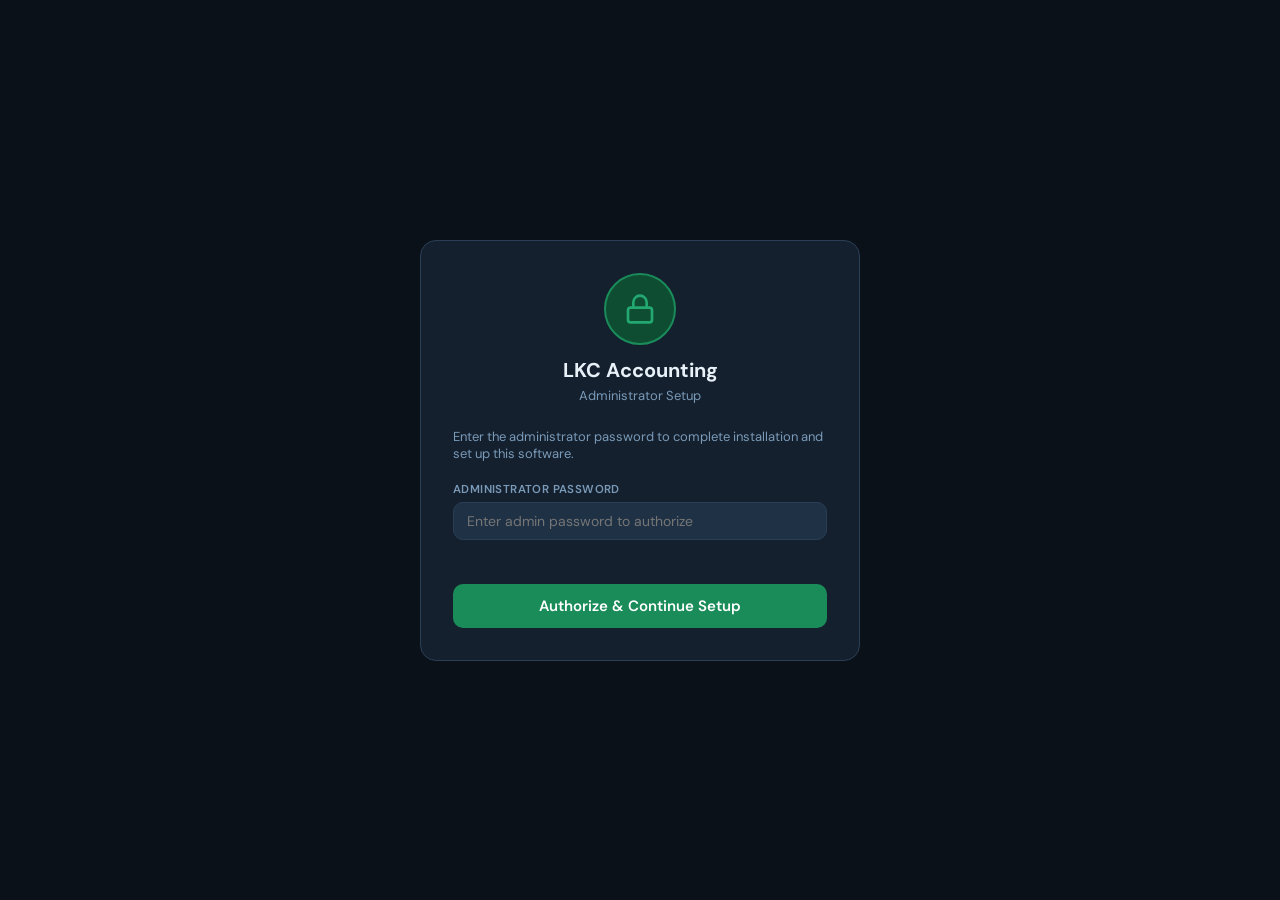
<file: index.html>
<!DOCTYPE html>
<html lang="en">
<head>
<meta charset="UTF-8">
<meta name="viewport" content="width=device-width, initial-scale=1.0, viewport-fit=cover">
<meta name="apple-mobile-web-app-capable" content="yes">
<meta name="apple-mobile-web-app-status-bar-style" content="black-translucent">
<meta name="apple-mobile-web-app-title" content="ProBooks">
<meta name="theme-color" content="#0f1923">
<title>ProBooks</title>
<link rel="manifest" href="manifest.json">
<link rel="preconnect" href="https://fonts.googleapis.com">
<link href="https://fonts.googleapis.com/css2?family=DM+Sans:ital,opsz,wght@0,9..40,300;0,9..40,400;0,9..40,500;0,9..40,600;0,9..40,700;1,9..40,300&family=DM+Mono:wght@400;500&display=swap" rel="stylesheet">
<style>
*,*::before,*::after{box-sizing:border-box;margin:0;padding:0;}
:root{
  --bg-deepest:#0a1119;
  --bg-dark:#0f1923;
  --bg-card:#14202e;
  --bg-card2:#1a2a3a;
  --bg-input:#1f3145;
  --border:#2a3f55;
  --border-light:#1e3047;
  --accent:#1a8c5a;
  --accent-light:#22a870;
  --accent-dim:#0e4d32;
  --gold:#c9a227;
  --gold-dim:#7a5c0e;
  --danger:#d94040;
  --danger-dim:#5c1a1a;
  --warn:#d97706;
  --warn-dim:#5c3200;
  --text-primary:#e8f0f8;
  --text-secondary:#7a9ab8;
  --text-muted:#4a6580;
  --radius:10px;
  --radius-lg:16px;
  --shadow:0 4px 24px rgba(0,0,0,0.4);
  --font:'DM Sans',system-ui,sans-serif;
  --mono:'DM Mono',monospace;
  --sidebar:240px;
  --topbar:56px;
}
html,body{height:100%;background:var(--bg-deepest);color:var(--text-primary);font-family:var(--font);font-size:15px;overflow:hidden;}

/* LOCK SCREEN */
#lock-screen{position:fixed;inset:0;background:var(--bg-deepest);z-index:9999;display:flex;flex-direction:column;align-items:center;justify-content:center;gap:28px;}
.lock-logo{text-align:center;}
.lock-logo h1{font-size:28px;font-weight:700;letter-spacing:-.5px;color:var(--text-primary);}
.lock-logo h1 span{color:var(--accent-light);}
.lock-logo p{font-size:13px;color:var(--text-secondary);margin-top:4px;}
.lock-badge{width:72px;height:72px;border-radius:50%;background:var(--accent-dim);border:2px solid var(--accent);display:flex;align-items:center;justify-content:center;margin:0 auto 8px;}
.lock-badge svg{width:32px;height:32px;fill:none;stroke:var(--accent-light);stroke-width:2;}
.pin-dots{display:flex;gap:14px;margin:8px 0;}
.pin-dot{width:14px;height:14px;border-radius:50%;background:var(--bg-input);border:2px solid var(--border);transition:all .15s;}
.pin-dot.filled{background:var(--accent-light);border-color:var(--accent-light);}
.pin-dot.error{background:var(--danger);border-color:var(--danger);}
.pin-pad{display:grid;grid-template-columns:repeat(3,72px);gap:10px;}
.pin-btn{height:72px;border-radius:50%;background:var(--bg-card);border:1.5px solid var(--border);color:var(--text-primary);font-size:22px;font-weight:500;font-family:var(--font);cursor:pointer;transition:all .12s;user-select:none;}
.pin-btn:hover{background:var(--bg-card2);border-color:var(--accent);}
.pin-btn:active{transform:scale(.92);}
.pin-btn.del{font-size:16px;color:var(--text-secondary);}
.pin-btn.zero{grid-column:2;}
.pin-error{color:var(--danger);font-size:13px;min-height:20px;text-align:center;}
.lock-msg{font-size:13px;color:var(--text-secondary);}

/* SETUP SCREEN */
#setup-screen{position:fixed;inset:0;background:var(--bg-deepest);z-index:9998;display:none;flex-direction:column;align-items:center;justify-content:center;gap:20px;padding:24px;}
.setup-card{background:var(--bg-card);border:1px solid var(--border);border-radius:var(--radius-lg);padding:32px;width:100%;max-width:440px;}
.setup-card h2{font-size:20px;font-weight:600;margin-bottom:4px;}
.setup-card p{font-size:13px;color:var(--text-secondary);margin-bottom:24px;}
.form-group{display:flex;flex-direction:column;gap:6px;margin-bottom:16px;}
.form-group label{font-size:12px;font-weight:500;color:var(--text-secondary);letter-spacing:.5px;text-transform:uppercase;}
.form-group input,.form-group select{background:var(--bg-input);border:1.5px solid var(--border);border-radius:var(--radius);padding:10px 14px;color:var(--text-primary);font-family:var(--font);font-size:14px;outline:none;transition:border-color .15s;width:100%;}
.form-group input:focus,.form-group select:focus{border-color:var(--accent-light);}
.form-group select option{background:var(--bg-dark);}
.btn-primary{background:var(--accent);color:#fff;border:none;border-radius:var(--radius);padding:12px 24px;font-family:var(--font);font-size:15px;font-weight:600;cursor:pointer;width:100%;transition:background .15s;}
.btn-primary:hover{background:var(--accent-light);}
.setup-pin-inputs{display:flex;gap:10px;justify-content:center;}
.setup-pin-inputs input{width:52px;height:52px;text-align:center;font-size:22px;font-weight:600;padding:0;border-radius:50%;}

/* INSTALL GATE */
#install-screen{position:fixed;inset:0;background:var(--bg-deepest);z-index:9997;display:none;flex-direction:column;align-items:center;justify-content:center;gap:20px;padding:24px;}

/* MAIN LAYOUT */
#app{display:none;height:100vh;overflow:hidden;}
.sidebar{position:fixed;left:0;top:0;bottom:0;width:var(--sidebar);background:var(--bg-dark);border-right:1px solid var(--border);display:flex;flex-direction:column;z-index:100;transition:transform .25s;}
.sidebar-logo{padding:20px 18px 16px;border-bottom:1px solid var(--border-light);}
.sidebar-logo h2{font-size:17px;font-weight:700;letter-spacing:-.3px;color:var(--text-primary);}
.sidebar-logo h2 span{color:var(--accent-light);}
.sidebar-logo p{font-size:11px;color:var(--text-muted);margin-top:2px;}
.sidebar-biz{padding:10px 18px;border-bottom:1px solid var(--border-light);}
.sidebar-biz-name{font-size:12px;font-weight:600;color:var(--gold);letter-spacing:.3px;}
.sidebar-biz-type{font-size:11px;color:var(--text-muted);}
.nav-section{padding:12px 10px 4px;font-size:10px;font-weight:600;color:var(--text-muted);letter-spacing:1px;text-transform:uppercase;}
.nav-item{display:flex;align-items:center;gap:10px;padding:9px 14px;border-radius:8px;margin:1px 8px;cursor:pointer;transition:all .15s;color:var(--text-secondary);font-size:13.5px;position:relative;}
.nav-item:hover{background:var(--bg-card);color:var(--text-primary);}
.nav-item.active{background:var(--accent-dim);color:var(--accent-light);}
.nav-item svg{width:17px;height:17px;flex-shrink:0;}
.nav-badge{position:absolute;right:10px;background:var(--danger);color:#fff;font-size:10px;font-weight:700;padding:1px 6px;border-radius:10px;}
.sidebar-bottom{margin-top:auto;padding:12px 8px;border-top:1px solid var(--border-light);}
.sidebar-overlay{display:none;position:fixed;inset:0;background:rgba(0,0,0,0.6);z-index:99;}

.topbar{position:fixed;left:var(--sidebar);right:0;top:0;height:var(--topbar);background:var(--bg-dark);border-bottom:1px solid var(--border);display:flex;align-items:center;padding:0 20px;gap:12px;z-index:50;}
.topbar-title{font-size:16px;font-weight:600;flex:1;}
.topbar-actions{display:flex;gap:8px;align-items:center;}
.hamburger{display:none;background:none;border:none;cursor:pointer;padding:6px;color:var(--text-secondary);}
.hamburger svg{width:22px;height:22px;}
.online-badge{font-size:11px;padding:3px 8px;border-radius:20px;font-weight:500;}
.online-badge.online{background:rgba(26,140,90,.2);color:var(--accent-light);}
.online-badge.offline{background:rgba(107,114,128,.15);color:var(--text-muted);}

.main-content{margin-left:var(--sidebar);margin-top:var(--topbar);height:calc(100vh - var(--topbar));overflow-y:auto;padding:24px;}
.page{display:none;}
.page.active{display:block;}

/* CARDS & STATS */
.stat-grid{display:grid;grid-template-columns:repeat(auto-fit,minmax(180px,1fr));gap:14px;margin-bottom:24px;}
.stat-card{background:var(--bg-card);border:1px solid var(--border);border-radius:var(--radius-lg);padding:18px;position:relative;overflow:hidden;}
.stat-card::before{content:'';position:absolute;top:0;right:0;width:60px;height:60px;border-radius:0 0 0 100%;opacity:.08;}
.stat-card.income::before{background:var(--accent-light);}
.stat-card.expense::before{background:var(--danger);}
.stat-card.profit::before{background:var(--gold);}
.stat-card.stock::before{background:#7c6af7;}
.stat-label{font-size:11px;font-weight:600;color:var(--text-muted);letter-spacing:.8px;text-transform:uppercase;margin-bottom:8px;}
.stat-value{font-size:26px;font-weight:700;letter-spacing:-.5px;line-height:1;}
.stat-value.pos{color:var(--accent-light);}
.stat-value.neg{color:var(--danger);}
.stat-value.neutral{color:var(--text-primary);}
.stat-value.gold{color:var(--gold);}
.stat-sub{font-size:12px;color:var(--text-muted);margin-top:6px;}

.card{background:var(--bg-card);border:1px solid var(--border);border-radius:var(--radius-lg);margin-bottom:20px;}
.card-header{display:flex;align-items:center;justify-content:space-between;padding:16px 20px;border-bottom:1px solid var(--border-light);}
.card-header h3{font-size:15px;font-weight:600;}
.card-body{padding:20px;}
.card-body.no-pad{padding:0;}

/* TABLE */
.data-table{width:100%;border-collapse:collapse;}
.data-table th{font-size:11px;font-weight:600;color:var(--text-muted);letter-spacing:.7px;text-transform:uppercase;padding:10px 16px;text-align:left;background:var(--bg-deepest);}
.data-table td{padding:12px 16px;border-bottom:1px solid var(--border-light);font-size:13.5px;vertical-align:middle;}
.data-table tr:last-child td{border-bottom:none;}
.data-table tr:hover td{background:rgba(255,255,255,.02);}
.data-table .amount{font-family:var(--mono);font-size:13px;}
.data-table .badge{display:inline-block;font-size:11px;font-weight:600;padding:3px 10px;border-radius:20px;}
.badge-income{background:rgba(26,140,90,.15);color:var(--accent-light);}
.badge-expense{background:rgba(217,64,64,.15);color:#f08080;}
.badge-paid{background:rgba(26,140,90,.15);color:var(--accent-light);}
.badge-unpaid{background:rgba(217,119,6,.15);color:#f0a040;}
.badge-low{background:rgba(217,64,64,.15);color:#f08080;}
.badge-ok{background:rgba(26,140,90,.15);color:var(--accent-light);}

/* BUTTONS */
.btn{display:inline-flex;align-items:center;gap:6px;padding:8px 16px;border-radius:var(--radius);font-family:var(--font);font-size:13.5px;font-weight:500;cursor:pointer;border:none;transition:all .14s;}
.btn-sm{padding:5px 12px;font-size:12.5px;}
.btn-accent{background:var(--accent);color:#fff;}
.btn-accent:hover{background:var(--accent-light);}
.btn-outline{background:transparent;color:var(--text-secondary);border:1.5px solid var(--border);}
.btn-outline:hover{border-color:var(--accent);color:var(--accent-light);}
.btn-danger{background:var(--danger-dim);color:#f08080;border:1.5px solid var(--danger);}
.btn-danger:hover{background:var(--danger);color:#fff;}
.btn-gold{background:var(--gold-dim);color:var(--gold);border:1.5px solid var(--gold-dim);}
.btn-gold:hover{background:var(--gold);color:#000;}
.btn svg{width:15px;height:15px;}

/* MODAL */
.modal-overlay{display:none;position:fixed;inset:0;background:rgba(0,0,0,.7);z-index:500;align-items:center;justify-content:center;padding:16px;}
.modal-overlay.open{display:flex;}
.modal{background:var(--bg-card);border:1px solid var(--border);border-radius:var(--radius-lg);width:100%;max-width:520px;max-height:90vh;overflow-y:auto;box-shadow:var(--shadow);}
.modal-header{display:flex;align-items:center;justify-content:space-between;padding:18px 20px;border-bottom:1px solid var(--border-light);}
.modal-header h3{font-size:16px;font-weight:600;}
.modal-close{background:none;border:none;color:var(--text-muted);cursor:pointer;font-size:20px;line-height:1;padding:4px;}
.modal-close:hover{color:var(--text-primary);}
.modal-body{padding:20px;}
.modal-footer{padding:16px 20px;border-top:1px solid var(--border-light);display:flex;gap:10px;justify-content:flex-end;}

/* FORM */
.frow{display:grid;grid-template-columns:1fr 1fr;gap:14px;}
.frow.one{grid-template-columns:1fr;}
.fg{display:flex;flex-direction:column;gap:5px;margin-bottom:14px;}
.fg label{font-size:11.5px;font-weight:600;color:var(--text-secondary);letter-spacing:.4px;text-transform:uppercase;}
.fg input,.fg select,.fg textarea{background:var(--bg-input);border:1.5px solid var(--border);border-radius:var(--radius);padding:9px 13px;color:var(--text-primary);font-family:var(--font);font-size:14px;outline:none;transition:border-color .15s;width:100%;}
.fg input:focus,.fg select:focus,.fg textarea:focus{border-color:var(--accent-light);}
.fg select option{background:var(--bg-dark);}
.fg textarea{resize:vertical;min-height:80px;}

/* TOAST */
#toast-container{position:fixed;bottom:24px;right:24px;z-index:9990;display:flex;flex-direction:column;gap:8px;}
.toast{background:var(--bg-card2);border:1px solid var(--border);border-radius:var(--radius);padding:12px 18px;font-size:13px;display:flex;align-items:center;gap:10px;animation:slideIn .2s ease;max-width:320px;}
.toast.success{border-left:3px solid var(--accent-light);}
.toast.error{border-left:3px solid var(--danger);}
.toast.warn{border-left:3px solid var(--warn);}
@keyframes slideIn{from{opacity:0;transform:translateX(20px);}to{opacity:1;transform:translateX(0);}}

/* SEARCH & FILTER BAR */
.filter-bar{display:flex;gap:10px;margin-bottom:16px;flex-wrap:wrap;}
.filter-bar input,.filter-bar select{background:var(--bg-input);border:1.5px solid var(--border);border-radius:var(--radius);padding:8px 13px;color:var(--text-primary);font-family:var(--font);font-size:13.5px;outline:none;}
.filter-bar input:focus,.filter-bar select:focus{border-color:var(--accent-light);}
.filter-bar input{flex:1;min-width:160px;}

/* INVOICE */
.invoice-preview{background:#fff;color:#111;border-radius:var(--radius);padding:32px;font-family:var(--font);}
.invoice-preview *{color:#111;}
.inv-header{display:flex;justify-content:space-between;margin-bottom:24px;}
.inv-title{font-size:28px;font-weight:700;letter-spacing:-1px;color:#1a6b4a;}
.inv-biz{font-size:13px;line-height:1.6;}
.inv-meta{text-align:right;font-size:13px;line-height:1.8;}
.inv-table{width:100%;border-collapse:collapse;margin:20px 0;}
.inv-table th{background:#f1f5f9;font-size:11px;text-transform:uppercase;letter-spacing:.5px;padding:9px 12px;text-align:left;font-weight:600;}
.inv-table td{padding:10px 12px;border-bottom:1px solid #e2e8f0;font-size:13px;}
.inv-total-section{display:flex;justify-content:flex-end;margin-top:12px;}
.inv-totals{width:200px;}
.inv-totals .row{display:flex;justify-content:space-between;padding:5px 0;font-size:13px;}
.inv-totals .row.grand{font-size:15px;font-weight:700;border-top:2px solid #1a6b4a;margin-top:4px;padding-top:8px;color:#1a6b4a;}
.inv-footer{margin-top:28px;padding-top:16px;border-top:1px solid #e2e8f0;font-size:12px;color:#666;}

/* STOCK ALERT */
.stock-alert-bar{background:rgba(217,119,6,.1);border:1px solid rgba(217,119,6,.3);border-radius:var(--radius);padding:12px 16px;display:flex;align-items:center;gap:12px;margin-bottom:20px;}
.stock-alert-bar svg{width:18px;height:18px;stroke:var(--warn);flex-shrink:0;}
.stock-alert-text{font-size:13px;color:var(--warn);}

/* PROGRESS BAR */
.prog-wrap{background:var(--bg-input);border-radius:20px;height:6px;overflow:hidden;}
.prog-bar{height:100%;border-radius:20px;transition:width .3s;}
.prog-bar.high{background:var(--accent-light);}
.prog-bar.mid{background:var(--gold);}
.prog-bar.low{background:var(--danger);}

/* CHART SIMPLE */
.chart-bars{display:flex;align-items:flex-end;gap:4px;height:80px;padding-top:8px;}
.chart-bar{flex:1;border-radius:4px 4px 0 0;min-width:6px;transition:height .4s;}
.chart-bar.income{background:var(--accent-light);}
.chart-bar.expense{background:rgba(217,64,64,.5);}

/* SCROLLBAR */
::-webkit-scrollbar{width:4px;height:4px;}
::-webkit-scrollbar-track{background:transparent;}
::-webkit-scrollbar-thumb{background:var(--border);border-radius:4px;}

/* RESPONSIVE */
@media(max-width:768px){
  :root{--sidebar:0px;}
  .sidebar{transform:translateX(-240px);width:240px;}
  .sidebar.open{transform:translateX(0);}
  .sidebar-overlay.open{display:block;}
  .topbar{left:0;}
  .hamburger{display:flex;}
  .main-content{margin-left:0;}
  .frow{grid-template-columns:1fr;}
  .stat-grid{grid-template-columns:repeat(2,1fr);}
  .data-table .hide-mobile{display:none;}
}
@media(max-width:420px){
  .stat-grid{grid-template-columns:1fr 1fr;}
  .stat-value{font-size:20px;}
  .main-content{padding:14px;}
  .modal{border-radius:var(--radius) var(--radius) 0 0;margin-top:auto;max-height:85vh;}
  .modal-overlay{align-items:flex-end;padding:0;}
}

/* CONFIRM DIALOG */
.confirm-overlay{display:none;position:fixed;inset:0;background:rgba(0,0,0,.75);z-index:600;align-items:center;justify-content:center;padding:20px;}
.confirm-overlay.open{display:flex;}
.confirm-box{background:var(--bg-card);border:1px solid var(--border);border-radius:var(--radius-lg);padding:28px;max-width:360px;width:100%;text-align:center;}
.confirm-box h3{font-size:17px;font-weight:600;margin-bottom:8px;}
.confirm-box p{font-size:13.5px;color:var(--text-secondary);margin-bottom:20px;line-height:1.6;}
.confirm-box .actions{display:flex;gap:10px;justify-content:center;}

/* P&L styles */
.pl-section{margin-bottom:20px;}
.pl-row{display:flex;justify-content:space-between;padding:8px 14px;border-bottom:1px solid var(--border-light);font-size:13.5px;}
.pl-row:last-child{border-bottom:none;}
.pl-header-row{background:var(--bg-deepest);font-weight:600;font-size:12px;color:var(--text-muted);text-transform:uppercase;letter-spacing:.5px;}
.pl-total-row{font-weight:700;font-size:14px;background:var(--bg-card2);border-radius:var(--radius);margin-top:4px;}
</style>
</head>
<body>

<!-- INSTALL GATE -->
<div id="install-screen">
  <div class="setup-card">
    <div style="text-align:center;margin-bottom:20px;">
      <div class="lock-badge" style="margin-bottom:12px;">
        <svg viewBox="0 0 24 24"><rect x="3" y="11" width="18" height="11" rx="2"/><path d="M7 11V7a5 5 0 0 1 10 0v4"/></svg>
      </div>
      <h2 style="font-size:20px;font-weight:700;">LKC Accounting</h2>
      <p style="color:var(--text-secondary);font-size:13px;margin-top:4px;">Administrator Setup</p>
    </div>
    <p style="font-size:13px;color:var(--text-secondary);margin-bottom:20px;">Enter the administrator password to complete installation and set up this software.</p>
    <div class="fg">
      <label>Administrator Password</label>
      <input type="password" id="install-admin-pass" placeholder="Enter admin password to authorize">
    </div>
    <p id="install-error" style="color:var(--danger);font-size:13px;min-height:18px;margin-bottom:12px;"></p>
    <button class="btn-primary" onclick="verifyInstall()">Authorize & Continue Setup</button>
  </div>
</div>

<!-- SETUP SCREEN -->
<div id="setup-screen">
  <div class="setup-card">
    <div style="text-align:center;margin-bottom:20px;">
      <div class="lock-badge" style="margin-bottom:12px;background:var(--gold-dim);border-color:var(--gold);">
        <svg viewBox="0 0 24 24" style="stroke:var(--gold)"><path d="M3 9l9-7 9 7v11a2 2 0 0 1-2 2H5a2 2 0 0 1-2-2z"/><polyline points="9 22 9 12 15 12 15 22"/></svg>
      </div>
      <h2>Business Setup</h2>
      <p style="color:var(--text-secondary);font-size:13px;margin-top:4px;">Configure your accounting profile</p>
    </div>
    <div class="frow">
      <div class="fg">
        <label>Business Name</label>
        <input type="text" id="s-biz" placeholder="e.g. Kamau Enterprises">
      </div>
      <div class="fg">
        <label>Business Type</label>
        <select id="s-type">
          <option>Retail</option>
          <option>Restaurant</option>
          <option>Services</option>
          <option>Manufacturing</option>
          <option>Wholesale</option>
          <option>Other</option>
        </select>
      </div>
    </div>
    <div class="frow">
      <div class="fg">
        <label>Currency</label>
        <select id="s-currency">
          <option value="KES">KES - Kenyan Shilling</option>
          <option value="USD">USD - US Dollar</option>
          <option value="UGX">UGX - Ugandan Shilling</option>
          <option value="TZS">TZS - Tanzanian Shilling</option>
          <option value="ZAR">ZAR - South African Rand</option>
          <option value="GBP">GBP - British Pound</option>
          <option value="EUR">EUR - Euro</option>
          <option value="NGN">NGN - Nigerian Naira</option>
        </select>
      </div>
      <div class="fg">
        <label>Phone / Email</label>
        <input type="text" id="s-contact" placeholder="For invoices">
      </div>
    </div>
    <div class="fg">
      <label>Business Address</label>
      <input type="text" id="s-address" placeholder="Street, City, Country">
    </div>
    <div class="fg" style="margin-bottom:6px;">
      <label>Set Access PIN (4 digits)</label>
    </div>
    <div class="setup-pin-inputs" style="margin-bottom:14px;">
      <input type="number" maxlength="1" id="p0" class="pin-input-s" min="0" max="9">
      <input type="number" maxlength="1" id="p1" class="pin-input-s" min="0" max="9">
      <input type="number" maxlength="1" id="p2" class="pin-input-s" min="0" max="9">
      <input type="number" maxlength="1" id="p3" class="pin-input-s" min="0" max="9">
    </div>
    <p id="setup-error" style="color:var(--danger);font-size:13px;min-height:18px;margin-bottom:10px;"></p>
    <button class="btn-primary" onclick="completeSetup()">Complete Setup & Launch</button>
  </div>
</div>

<!-- LOCK SCREEN -->
<div id="lock-screen">
  <div class="lock-logo">
    <div class="lock-badge">
      <svg viewBox="0 0 24 24"><rect x="3" y="11" width="18" height="11" rx="2"/><path d="M7 11V7a5 5 0 0 1 10 0v4"/></svg>
    </div>
    <h1>Pro <span>Books</span></h1>
    <p id="lock-biz-name">Professional Accounting Software</p>
  </div>
  <div class="pin-dots" id="pin-dots">
    <div class="pin-dot" id="d0"></div>
    <div class="pin-dot" id="d1"></div>
    <div class="pin-dot" id="d2"></div>
    <div class="pin-dot" id="d3"></div>
  </div>
  <p class="pin-error" id="pin-error"></p>
  <div class="pin-pad">
    <button class="pin-btn" onclick="pinPress(1)">1</button>
    <button class="pin-btn" onclick="pinPress(2)">2</button>
    <button class="pin-btn" onclick="pinPress(3)">3</button>
    <button class="pin-btn" onclick="pinPress(4)">4</button>
    <button class="pin-btn" onclick="pinPress(5)">5</button>
    <button class="pin-btn" onclick="pinPress(6)">6</button>
    <button class="pin-btn" onclick="pinPress(7)">7</button>
    <button class="pin-btn" onclick="pinPress(8)">8</button>
    <button class="pin-btn" onclick="pinPress(9)">9</button>
    <button class="pin-btn zero" onclick="pinPress(0)">0</button>
    <button class="pin-btn del" onclick="pinDel()">&#9003;</button>
  </div>
  <p class="lock-msg" id="lock-msg"></p>
</div>

<!-- MAIN APP -->
<div id="app">
  <div class="sidebar-overlay" id="sidebar-overlay" onclick="closeSidebar()"></div>
  <div class="sidebar" id="sidebar">
    <div class="sidebar-logo">
      <h2>Pro <span>Books</span></h2>
      <p>v1.0 Professional</p>
    </div>
    <div class="sidebar-biz">
      <div class="sidebar-biz-name" id="sb-biz-name">Business Name</div>
      <div class="sidebar-biz-type" id="sb-biz-type">Business Type</div>
    </div>
    <div style="flex:1;overflow-y:auto;">
      <div class="nav-section">Overview</div>
      <div class="nav-item active" onclick="nav('dashboard')">
        <svg viewBox="0 0 24 24" fill="none" stroke="currentColor" stroke-width="2"><rect x="3" y="3" width="7" height="7"/><rect x="14" y="3" width="7" height="7"/><rect x="14" y="14" width="7" height="7"/><rect x="3" y="14" width="7" height="7"/></svg>
        Dashboard
      </div>
      <div class="nav-section">Finance</div>
      <div class="nav-item" onclick="nav('income')">
        <svg viewBox="0 0 24 24" fill="none" stroke="currentColor" stroke-width="2"><polyline points="23 6 13.5 15.5 8.5 10.5 1 18"/><polyline points="17 6 23 6 23 12"/></svg>
        Income
      </div>
      <div class="nav-item" onclick="nav('expenses')">
        <svg viewBox="0 0 24 24" fill="none" stroke="currentColor" stroke-width="2"><polyline points="23 18 13.5 8.5 8.5 13.5 1 6"/><polyline points="17 18 23 18 23 12"/></svg>
        Expenses
      </div>
      <div class="nav-item" onclick="nav('pl')">
        <svg viewBox="0 0 24 24" fill="none" stroke="currentColor" stroke-width="2"><line x1="18" y1="20" x2="18" y2="10"/><line x1="12" y1="20" x2="12" y2="4"/><line x1="6" y1="20" x2="6" y2="14"/></svg>
        Profit & Loss
      </div>
      <div class="nav-section">Operations</div>
      <div class="nav-item" onclick="nav('invoices')">
        <svg viewBox="0 0 24 24" fill="none" stroke="currentColor" stroke-width="2"><path d="M14 2H6a2 2 0 0 0-2 2v16a2 2 0 0 0 2 2h12a2 2 0 0 0 2-2V8z"/><polyline points="14 2 14 8 20 8"/><line x1="16" y1="13" x2="8" y2="13"/><line x1="16" y1="17" x2="8" y2="17"/><polyline points="10 9 9 9 8 9"/></svg>
        Invoices
      </div>
      <div class="nav-item" id="nav-stock" onclick="nav('stock')">
        <svg viewBox="0 0 24 24" fill="none" stroke="currentColor" stroke-width="2"><path d="M21 16V8a2 2 0 0 0-1-1.73l-7-4a2 2 0 0 0-2 0l-7 4A2 2 0 0 0 3 8v8a2 2 0 0 0 1 1.73l7 4a2 2 0 0 0 2 0l7-4A2 2 0 0 0 21 16z"/></svg>
        Stock / Inventory
        <span class="nav-badge" id="stock-badge" style="display:none">!</span>
      </div>
      <div class="nav-section">Reports</div>
      <div class="nav-item" onclick="nav('reports')">
        <svg viewBox="0 0 24 24" fill="none" stroke="currentColor" stroke-width="2"><path d="M21.21 15.89A10 10 0 1 1 8 2.83"/><path d="M22 12A10 10 0 0 0 12 2v10z"/></svg>
        Reports
      </div>
      <div class="nav-section">Settings</div>
      <div class="nav-item" onclick="nav('settings')">
        <svg viewBox="0 0 24 24" fill="none" stroke="currentColor" stroke-width="2"><circle cx="12" cy="12" r="3"/><path d="M19.4 15a1.65 1.65 0 0 0 .33 1.82l.06.06a2 2 0 0 1-2.83 2.83l-.06-.06a1.65 1.65 0 0 0-1.82-.33 1.65 1.65 0 0 0-1 1.51V21a2 2 0 0 1-4 0v-.09A1.65 1.65 0 0 0 9 19.4a1.65 1.65 0 0 0-1.82.33l-.06.06a2 2 0 0 1-2.83-2.83l.06-.06A1.65 1.65 0 0 0 4.68 15a1.65 1.65 0 0 0-1.51-1H3a2 2 0 0 1 0-4h.09A1.65 1.65 0 0 0 4.6 9a1.65 1.65 0 0 0-.33-1.82l-.06-.06a2 2 0 0 1 2.83-2.83l.06.06A1.65 1.65 0 0 0 9 4.68a1.65 1.65 0 0 0 1-1.51V3a2 2 0 0 1 4 0v.09a1.65 1.65 0 0 0 1 1.51 1.65 1.65 0 0 0 1.82-.33l.06-.06a2 2 0 0 1 2.83 2.83l-.06.06A1.65 1.65 0 0 0 19.4 9a1.65 1.65 0 0 0 1.51 1H21a2 2 0 0 1 0 4h-.09a1.65 1.65 0 0 0-1.51 1z"/></svg>
        Settings
      </div>
    </div>
    <div class="sidebar-bottom">
       <div class="nav-item" onclick="window.location.href='ai-assistant.html'">
  <svg viewBox="0 0 24 24" fill="none" stroke="currentColor" stroke-width="2" style="width:17px;height:17px;"><circle cx="12" cy="12" r="10"/><path d="M9.09 9a3 3 0 0 1 5.83 1c0 2-3 3-3 3"/><line x1="12" y1="17" x2="12.01" y2="17"/></svg>
  AI Assistant
</div>
      <div class="nav-item" onclick="lockApp()" style="color:var(--danger);font-size:13px;">
        <svg viewBox="0 0 24 24" fill="none" stroke="currentColor" stroke-width="2" style="width:16px;height:16px;"><path d="M9 21H5a2 2 0 0 1-2-2V5a2 2 0 0 1 2-2h4"/><polyline points="16 17 21 12 16 7"/><line x1="21" y1="12" x2="9" y2="12"/></svg>
        Lock App
      </div>
    </div>
  </div>

  <div class="topbar">
    <button class="hamburger" onclick="toggleSidebar()">
      <svg viewBox="0 0 24 24" fill="none" stroke="currentColor" stroke-width="2"><line x1="3" y1="6" x2="21" y2="6"/><line x1="3" y1="12" x2="21" y2="12"/><line x1="3" y1="18" x2="21" y2="18"/></svg>
    </button>
    <span class="topbar-title" id="topbar-title">Dashboard</span>
    <div class="topbar-actions">
      <span class="online-badge" id="online-badge">Checking...</span>
    </div>
  </div>

  <div class="main-content">

    <!-- DASHBOARD -->
    <div class="page active" id="page-dashboard">
      <div class="stat-grid" id="dash-stats"></div>
      <div style="display:grid;grid-template-columns:1fr 1fr;gap:16px;margin-bottom:20px;" class="chart-grid">
        <div class="card">
          <div class="card-header"><h3>Income vs Expenses</h3><span style="font-size:12px;color:var(--text-muted)" id="chart-period">Last 6 months</span></div>
          <div class="card-body">
            <div style="display:flex;gap:12px;margin-bottom:8px;">
              <span style="font-size:12px;display:flex;align-items:center;gap:4px;"><span style="width:10px;height:10px;border-radius:2px;background:var(--accent-light);display:inline-block;"></span>Income</span>
              <span style="font-size:12px;display:flex;align-items:center;gap:4px;"><span style="width:10px;height:10px;border-radius:2px;background:rgba(217,64,64,.5);display:inline-block;"></span>Expense</span>
            </div>
            <div class="chart-bars" id="dash-chart"></div>
            <div style="display:flex;justify-content:space-between;margin-top:4px;" id="dash-chart-labels"></div>
          </div>
        </div>
        <div class="card">
          <div class="card-header"><h3>Low Stock Alerts</h3></div>
          <div class="card-body no-pad" id="dash-low-stock"></div>
        </div>
      </div>
      <div class="card">
        <div class="card-header"><h3>Recent Transactions</h3><button class="btn btn-outline btn-sm" onclick="nav('income')">View All</button></div>
        <div class="card-body no-pad"><table class="data-table" id="dash-recent"></table></div>
      </div>
    </div>

    <!-- INCOME -->
    <div class="page" id="page-income">
      <div style="display:flex;justify-content:space-between;align-items:center;margin-bottom:16px;">
        <h2 style="font-size:18px;font-weight:600;">Income Records</h2>
        <button class="btn btn-accent" onclick="openModal('income-modal')">
          <svg viewBox="0 0 24 24" fill="none" stroke="currentColor" stroke-width="2"><line x1="12" y1="5" x2="12" y2="19"/><line x1="5" y1="12" x2="19" y2="12"/></svg>
          Add Income
        </button>
      </div>
      <div class="filter-bar">
        <input type="text" placeholder="Search income..." id="income-search" oninput="renderIncome()">
        <select id="income-cat-filter" onchange="renderIncome()"><option value="">All Categories</option></select>
        <input type="month" id="income-month-filter" onchange="renderIncome()">
      </div>
      <div class="card">
        <div class="card-body no-pad">
          <table class="data-table" id="income-table"></table>
        </div>
      </div>
    </div>

    <!-- EXPENSES -->
    <div class="page" id="page-expenses">
      <div style="display:flex;justify-content:space-between;align-items:center;margin-bottom:16px;">
        <h2 style="font-size:18px;font-weight:600;">Expense Records</h2>
        <button class="btn btn-accent" onclick="openModal('expense-modal')">
          <svg viewBox="0 0 24 24" fill="none" stroke="currentColor" stroke-width="2"><line x1="12" y1="5" x2="12" y2="19"/><line x1="5" y1="12" x2="19" y2="12"/></svg>
          Add Expense
        </button>
      </div>
      <div class="filter-bar">
        <input type="text" placeholder="Search expenses..." id="expense-search" oninput="renderExpenses()">
        <select id="expense-cat-filter" onchange="renderExpenses()"><option value="">All Categories</option></select>
        <input type="month" id="expense-month-filter" onchange="renderExpenses()">
      </div>
      <div class="card">
        <div class="card-body no-pad">
          <table class="data-table" id="expense-table"></table>
        </div>
      </div>
    </div>

    <!-- P&L -->
    <div class="page" id="page-pl">
      <div style="display:flex;justify-content:space-between;align-items:center;margin-bottom:16px;">
        <h2 style="font-size:18px;font-weight:600;">Profit & Loss</h2>
        <div style="display:flex;gap:8px;">
          <select id="pl-period" onchange="renderPL()" style="background:var(--bg-input);border:1.5px solid var(--border);border-radius:var(--radius);padding:8px 12px;color:var(--text-primary);font-family:var(--font);font-size:13px;">
            <option value="this-month">This Month</option>
            <option value="last-month">Last Month</option>
            <option value="this-year">This Year</option>
            <option value="custom">Custom Range</option>
          </select>
          <button class="btn btn-gold" onclick="downloadReport('pl')">
            <svg viewBox="0 0 24 24" fill="none" stroke="currentColor" stroke-width="2"><path d="M21 15v4a2 2 0 0 1-2 2H5a2 2 0 0 1-2-2v-4"/><polyline points="7 10 12 15 17 10"/><line x1="12" y1="15" x2="12" y2="3"/></svg>
            Download PDF
          </button>
        </div>
      </div>
      <div id="pl-custom-range" style="display:none;margin-bottom:14px;display:none;">
        <div class="filter-bar">
          <input type="date" id="pl-from"><input type="date" id="pl-to">
          <button class="btn btn-outline btn-sm" onclick="renderPL()">Apply</button>
        </div>
      </div>
      <div id="pl-content"></div>
    </div>

    <!-- INVOICES -->
    <div class="page" id="page-invoices">
      <div style="display:flex;justify-content:space-between;align-items:center;margin-bottom:16px;">
        <h2 style="font-size:18px;font-weight:600;">Invoices & Receipts</h2>
        <button class="btn btn-accent" onclick="openModal('invoice-modal');resetInvoiceForm()">
          <svg viewBox="0 0 24 24" fill="none" stroke="currentColor" stroke-width="2"><line x1="12" y1="5" x2="12" y2="19"/><line x1="5" y1="12" x2="19" y2="12"/></svg>
          New Invoice
        </button>
      </div>
      <div class="filter-bar">
        <input type="text" placeholder="Search invoices..." id="inv-search" oninput="renderInvoices()">
        <select id="inv-status-filter" onchange="renderInvoices()">
          <option value="">All Status</option>
          <option value="paid">Paid</option>
          <option value="unpaid">Unpaid</option>
        </select>
      </div>
      <div class="card">
        <div class="card-body no-pad">
          <table class="data-table" id="invoice-table"></table>
        </div>
      </div>
    </div>

    <!-- STOCK -->
    <div class="page" id="page-stock">
      <div style="display:flex;justify-content:space-between;align-items:center;margin-bottom:16px;">
        <h2 style="font-size:18px;font-weight:600;">Stock & Inventory</h2>
        <button class="btn btn-accent" onclick="openModal('stock-modal');resetStockForm()">
          <svg viewBox="0 0 24 24" fill="none" stroke="currentColor" stroke-width="2"><line x1="12" y1="5" x2="12" y2="19"/><line x1="5" y1="12" x2="19" y2="12"/></svg>
          Add Item
        </button>
      </div>
      <div id="stock-alert-area"></div>
      <div class="filter-bar">
        <input type="text" placeholder="Search inventory..." id="stock-search" oninput="renderStock()">
        <select id="stock-cat-filter" onchange="renderStock()"><option value="">All Categories</option></select>
      </div>
      <div class="card">
        <div class="card-body no-pad">
          <table class="data-table" id="stock-table"></table>
        </div>
      </div>
    </div>

    <!-- REPORTS -->
    <div class="page" id="page-reports">
      <h2 style="font-size:18px;font-weight:600;margin-bottom:20px;">Reports & Downloads</h2>
      <div style="display:grid;grid-template-columns:repeat(auto-fit,minmax(240px,1fr));gap:14px;" id="reports-grid"></div>
    </div>

    <!-- SETTINGS -->
    <div class="page" id="page-settings">
      <h2 style="font-size:18px;font-weight:600;margin-bottom:20px;">Settings</h2>
      <div style="max-width:560px;">
        <div class="card" style="margin-bottom:16px;">
          <div class="card-header"><h3>Business Information</h3></div>
          <div class="card-body">
            <div class="frow">
              <div class="fg"><label>Business Name</label><input type="text" id="set-biz-name"></div>
              <div class="fg"><label>Business Type</label><select id="set-biz-type"><option>Retail</option><option>Restaurant</option><option>Services</option><option>Manufacturing</option><option>Wholesale</option><option>Other</option></select></div>
            </div>
            <div class="frow">
              <div class="fg"><label>Currency</label>
                <select id="set-currency">
                  <option value="KES">KES</option><option value="USD">USD</option><option value="UGX">UGX</option><option value="TZS">TZS</option><option value="ZAR">ZAR</option><option value="GBP">GBP</option><option value="EUR">EUR</option><option value="NGN">NGN</option>
                </select>
              </div>
              <div class="fg"><label>Contact</label><input type="text" id="set-contact"></div>
            </div>
            <div class="fg"><label>Address</label><input type="text" id="set-address"></div>
            <button class="btn btn-accent" onclick="saveSettings()">Save Changes</button>
          </div>
        </div>
        <div class="card" style="margin-bottom:16px;">
          <div class="card-header"><h3>Change PIN</h3></div>
          <div class="card-body">
            <div class="fg"><label>Current PIN</label><input type="password" id="old-pin" maxlength="4" placeholder="Enter current PIN"></div>
            <div class="frow">
              <div class="fg"><label>New PIN</label><input type="password" id="new-pin" maxlength="4" placeholder="4 digits"></div>
              <div class="fg"><label>Confirm PIN</label><input type="password" id="confirm-pin" maxlength="4" placeholder="Repeat PIN"></div>
            </div>
            <button class="btn btn-outline" onclick="changePin()">Update PIN</button>
          </div>
        </div>
        <div class="card">
          <div class="card-header"><h3>Stock Alert Threshold</h3></div>
          <div class="card-body">
            <div class="fg"><label>Alert when quantity below</label><input type="number" id="set-low-stock" min="1" placeholder="e.g. 5"></div>
            <p style="font-size:12px;color:var(--text-muted);margin-bottom:12px;">Items with quantity at or below this number will trigger a low stock alert.</p>
            <button class="btn btn-outline" onclick="saveLowStockThreshold()">Save Threshold</button>
          </div>
        </div>
      </div>
    </div>

  </div><!-- /main-content -->
</div><!-- /app -->

<!-- MODALS -->

<!-- Income Modal -->
<div class="modal-overlay" id="income-modal">
  <div class="modal">
    <div class="modal-header"><h3 id="income-modal-title">Record Income</h3><button class="modal-close" onclick="closeModal('income-modal')">&times;</button></div>
    <div class="modal-body">
      <input type="hidden" id="income-edit-id">
      <div class="frow">
        <div class="fg"><label>Date</label><input type="date" id="inc-date"></div>
        <div class="fg"><label>Amount</label><input type="number" id="inc-amount" placeholder="0.00" step="0.01"></div>
      </div>
      <div class="frow">
        <div class="fg"><label>Category</label>
          <select id="inc-cat">
            <option>Sales</option><option>Services</option><option>Consulting</option><option>Investment</option><option>Rental Income</option><option>Other Income</option>
          </select>
        </div>
        <div class="fg"><label>Payment Method</label>
          <select id="inc-method">
            <option>Cash</option><option>M-Pesa</option><option>Bank Transfer</option><option>Card</option><option>Cheque</option>
          </select>
        </div>
      </div>
      <div class="fg"><label>Description</label><input type="text" id="inc-desc" placeholder="Brief description"></div>
      <div class="fg"><label>Reference / Receipt No.</label><input type="text" id="inc-ref" placeholder="Optional"></div>
    </div>
    <div class="modal-footer">
      <button class="btn btn-outline" onclick="closeModal('income-modal')">Cancel</button>
      <button class="btn btn-accent" onclick="saveIncome()">Save Income</button>
    </div>
  </div>
</div>

<!-- Expense Modal -->
<div class="modal-overlay" id="expense-modal">
  <div class="modal">
    <div class="modal-header"><h3 id="expense-modal-title">Record Expense</h3><button class="modal-close" onclick="closeModal('expense-modal')">&times;</button></div>
    <div class="modal-body">
      <input type="hidden" id="expense-edit-id">
      <div class="frow">
        <div class="fg"><label>Date</label><input type="date" id="exp-date"></div>
        <div class="fg"><label>Amount</label><input type="number" id="exp-amount" placeholder="0.00" step="0.01"></div>
      </div>
      <div class="frow">
        <div class="fg"><label>Category</label>
          <select id="exp-cat">
            <option>Rent</option><option>Utilities</option><option>Salaries</option><option>Stock Purchase</option><option>Marketing</option><option>Transport</option><option>Equipment</option><option>Maintenance</option><option>Insurance</option><option>Taxes</option><option>Other</option>
          </select>
        </div>
        <div class="fg"><label>Payment Method</label>
          <select id="exp-method">
            <option>Cash</option><option>M-Pesa</option><option>Bank Transfer</option><option>Card</option><option>Cheque</option>
          </select>
        </div>
      </div>
      <div class="fg"><label>Description</label><input type="text" id="exp-desc" placeholder="Brief description"></div>
      <div class="fg"><label>Vendor / Payee</label><input type="text" id="exp-vendor" placeholder="Optional"></div>
    </div>
    <div class="modal-footer">
      <button class="btn btn-outline" onclick="closeModal('expense-modal')">Cancel</button>
      <button class="btn btn-accent" onclick="saveExpense()">Save Expense</button>
    </div>
  </div>
</div>

<!-- Invoice Modal -->
<div class="modal-overlay" id="invoice-modal">
  <div class="modal" style="max-width:640px;">
    <div class="modal-header"><h3 id="inv-modal-title">Create Invoice</h3><button class="modal-close" onclick="closeModal('invoice-modal')">&times;</button></div>
    <div class="modal-body">
      <input type="hidden" id="inv-edit-id">
      <div class="frow">
        <div class="fg"><label>Client Name</label><input type="text" id="inv-client" placeholder="Client / Company Name"></div>
        <div class="fg"><label>Client Email (optional)</label><input type="email" id="inv-email" placeholder="client@email.com"></div>
      </div>
      <div class="frow">
        <div class="fg"><label>Invoice Date</label><input type="date" id="inv-date"></div>
        <div class="fg"><label>Due Date</label><input type="date" id="inv-due"></div>
      </div>
      <div class="fg"><label>Client Address</label><input type="text" id="inv-client-addr" placeholder="Client address (optional)"></div>
      <div style="margin-bottom:10px;">
        <div style="display:flex;justify-content:space-between;align-items:center;margin-bottom:8px;">
          <label style="font-size:11.5px;font-weight:600;color:var(--text-secondary);letter-spacing:.4px;text-transform:uppercase;">Line Items</label>
          <button class="btn btn-outline btn-sm" onclick="addInvLine()">+ Add Line</button>
        </div>
        <div id="inv-lines"></div>
      </div>
      <div class="frow">
        <div class="fg"><label>Tax (%)</label><input type="number" id="inv-tax" placeholder="0" value="0" min="0" oninput="calcInvTotal()"></div>
        <div class="fg"><label>Discount (%)</label><input type="number" id="inv-disc" placeholder="0" value="0" min="0" oninput="calcInvTotal()"></div>
      </div>
      <div class="fg"><label>Notes / Payment Terms</label><textarea id="inv-notes" placeholder="e.g. Payment due within 30 days. Thank you for your business."></textarea></div>
      <div style="background:var(--bg-deepest);border-radius:var(--radius);padding:14px;display:flex;justify-content:space-between;align-items:center;">
        <span style="font-size:13px;color:var(--text-secondary);">Invoice Total</span>
        <span style="font-size:22px;font-weight:700;color:var(--accent-light);font-family:var(--mono);" id="inv-total-display">0.00</span>
      </div>
      <div class="fg" style="margin-top:12px;"><label>Status</label>
        <select id="inv-status"><option value="unpaid">Unpaid</option><option value="paid">Paid</option></select>
      </div>
    </div>
    <div class="modal-footer">
      <button class="btn btn-outline" onclick="closeModal('invoice-modal')">Cancel</button>
      <button class="btn btn-gold" onclick="previewInvoice()">
        <svg viewBox="0 0 24 24" fill="none" stroke="currentColor" stroke-width="2"><path d="M1 12s4-8 11-8 11 8 11 8-4 8-11 8-11-8-11-8z"/><circle cx="12" cy="12" r="3"/></svg>
        Preview
      </button>
      <button class="btn btn-accent" onclick="saveInvoice()">Save Invoice</button>
    </div>
  </div>
</div>

<!-- Stock Modal -->
<div class="modal-overlay" id="stock-modal">
  <div class="modal">
    <div class="modal-header"><h3 id="stock-modal-title">Add Stock Item</h3><button class="modal-close" onclick="closeModal('stock-modal')">&times;</button></div>
    <div class="modal-body">
      <input type="hidden" id="stock-edit-id">
      <div class="frow">
        <div class="fg"><label>Item Name</label><input type="text" id="st-name" placeholder="Product name"></div>
        <div class="fg"><label>SKU / Code</label><input type="text" id="st-sku" placeholder="Optional"></div>
      </div>
      <div class="frow">
        <div class="fg"><label>Category</label><input type="text" id="st-cat" list="stock-cats" placeholder="e.g. Electronics"></div>
        <div class="fg"><label>Unit</label>
          <select id="st-unit"><option>pcs</option><option>kg</option><option>g</option><option>L</option><option>ml</option><option>boxes</option><option>bags</option><option>pairs</option><option>sets</option></select>
        </div>
      </div>
      <div class="frow">
        <div class="fg"><label>Quantity in Stock</label><input type="number" id="st-qty" placeholder="0" min="0"></div>
        <div class="fg"><label>Reorder Level</label><input type="number" id="st-reorder" placeholder="e.g. 5" min="0"></div>
      </div>
      <div class="frow">
        <div class="fg"><label>Cost Price</label><input type="number" id="st-cost" placeholder="0.00" step="0.01" min="0"></div>
        <div class="fg"><label>Selling Price</label><input type="number" id="st-price" placeholder="0.00" step="0.01" min="0"></div>
      </div>
      <div class="fg"><label>Description / Notes</label><textarea id="st-desc" placeholder="Optional notes about this item" style="min-height:60px;"></textarea></div>
    </div>
    <div class="modal-footer">
      <button class="btn btn-outline" onclick="closeModal('stock-modal')">Cancel</button>
      <button class="btn btn-accent" onclick="saveStock()">Save Item</button>
    </div>
  </div>
</div>

<!-- Stock Sale Modal -->
<div class="modal-overlay" id="stock-sale-modal">
  <div class="modal" style="max-width:400px;">
    <div class="modal-header"><h3>Record Sale</h3><button class="modal-close" onclick="closeModal('stock-sale-modal')">&times;</button></div>
    <div class="modal-body">
      <input type="hidden" id="sale-stock-id">
      <p id="sale-item-name" style="font-weight:600;margin-bottom:12px;color:var(--accent-light);"></p>
      <p id="sale-qty-info" style="font-size:13px;color:var(--text-secondary);margin-bottom:16px;"></p>
      <div class="fg"><label>Quantity Sold</label><input type="number" id="sale-qty" placeholder="1" min="1"></div>
      <div class="fg"><label>Sale Price per Unit (override optional)</label><input type="number" id="sale-price" placeholder="Leave blank to use set price" step="0.01"></div>
    </div>
    <div class="modal-footer">
      <button class="btn btn-outline" onclick="closeModal('stock-sale-modal')">Cancel</button>
      <button class="btn btn-accent" onclick="recordSale()">Record Sale</button>
    </div>
  </div>
</div>

<!-- Invoice Preview Modal -->
<div class="modal-overlay" id="inv-preview-modal">
  <div class="modal" style="max-width:700px;">
    <div class="modal-header">
      <h3>Invoice Preview</h3>
      <div style="display:flex;gap:8px;">
        <button class="btn btn-gold btn-sm" onclick="downloadInvoicePDF()">
          <svg viewBox="0 0 24 24" fill="none" stroke="currentColor" stroke-width="2"><path d="M21 15v4a2 2 0 0 1-2 2H5a2 2 0 0 1-2-2v-4"/><polyline points="7 10 12 15 17 10"/><line x1="12" y1="15" x2="12" y2="3"/></svg>
          Download PDF
        </button>
        <button class="modal-close" onclick="closeModal('inv-preview-modal')">&times;</button>
      </div>
    </div>
    <div class="modal-body">
      <div id="inv-preview-content"></div>
    </div>
  </div>
</div>

<!-- Confirm Dialog -->
<div class="confirm-overlay" id="confirm-dialog">
  <div class="confirm-box">
    <h3 id="confirm-title">Delete Record?</h3>
    <p id="confirm-msg">This action cannot be undone.</p>
    <div class="actions">
      <button class="btn btn-outline" onclick="closeConfirm()">Cancel</button>
      <button class="btn btn-danger" id="confirm-ok-btn" onclick="confirmAction()">Delete</button>
    </div>
  </div>
</div>

<!-- Toast Container -->
<div id="toast-container"></div>

<datalist id="stock-cats"></datalist>

<script>
// ===================== DATA LAYER =====================
const DB = {
  get(k, def=null){try{const v=localStorage.getItem(k);return v!==null?JSON.parse(v):def;}catch{return def;}},
  set(k,v){localStorage.setItem(k,JSON.stringify(v));},
  del(k){localStorage.removeItem(k);}
};

let config = DB.get('lkc_config', null);
let income = DB.get('lkc_income', []);
let expenses = DB.get('lkc_expenses', []);
let invoices = DB.get('lkc_invoices', []);
let stock = DB.get('lkc_stock', []);

// Admin password - hardcoded for LKC owner; clients set PIN only
const ADMIN_PASS = DB.get('lkc_admin_pass', 'LKC@Admin2024');

function save(){
  DB.set('lkc_income', income);
  DB.set('lkc_expenses', expenses);
  DB.set('lkc_invoices', invoices);
  DB.set('lkc_stock', stock);
}

function uid(){return Date.now().toString(36)+Math.random().toString(36).slice(2);}
function today(){return new Date().toISOString().split('T')[0];}
function fmt(n){const c=config?config.currency:'KES';return c+' '+parseFloat(n||0).toLocaleString('en-KE',{minimumFractionDigits:2,maximumFractionDigits:2});}
function fmtDate(d){if(!d)return '';const dt=new Date(d+'T00:00:00');return dt.toLocaleDateString('en-KE',{day:'2-digit',month:'short',year:'numeric'});}

// ===================== INSTALL & AUTH =====================
function verifyInstall(){
  const pass = document.getElementById('install-admin-pass').value;
  const err = document.getElementById('install-error');
  if(pass === ADMIN_PASS || pass === DB.get('lkc_admin_pass_custom', ADMIN_PASS)){
    document.getElementById('install-screen').style.display='none';
    document.getElementById('setup-screen').style.display='flex';
    document.getElementById('s-biz').focus();
    err.textContent='';
  } else {
    err.textContent='Incorrect administrator password. Contact LKC Accounting.';
    document.getElementById('install-admin-pass').value='';
  }
}

function completeSetup(){
  const biz=document.getElementById('s-biz').value.trim();
  const pins=[0,1,2,3].map(i=>document.getElementById('p'+i).value);
  const err=document.getElementById('setup-error');
  if(!biz){err.textContent='Please enter your business name.';return;}
  if(pins.some(p=>p==='')||pins.join('').length!==4){err.textContent='Please set a 4-digit PIN.';return;}
  const pin=pins.join('');
  if(!/^\d{4}$/.test(pin)){err.textContent='PIN must be 4 digits (0-9).';return;}
  config={
    bizName:biz,
    bizType:document.getElementById('s-type').value,
    currency:document.getElementById('s-currency').value,
    contact:document.getElementById('s-contact').value.trim(),
    address:document.getElementById('s-address').value.trim(),
    pin:pin,
    lowStockThreshold:5,
    setupDone:true
  };
  DB.set('lkc_config',config);
  document.getElementById('setup-screen').style.display='none';
  showApp();
}

// PIN LOGIC
let pinEntry='';
function pinPress(n){
  if(pinEntry.length>=4)return;
  pinEntry+=n;
  updatePinDots();
  if(pinEntry.length===4)setTimeout(checkPin,100);
}
function pinDel(){pinEntry=pinEntry.slice(0,-1);updatePinDots();}
function updatePinDots(err=false){
  for(let i=0;i<4;i++){
    const d=document.getElementById('d'+i);
    d.className='pin-dot'+(i<pinEntry.length?' filled':'');
    if(err)d.classList.add('error');
  }
}
function checkPin(){
  if(pinEntry===config.pin){
    document.getElementById('pin-error').textContent='';
    document.getElementById('lock-screen').style.display='none';
    showApp();
  } else {
    document.getElementById('pin-error').textContent='Incorrect PIN. Try again.';
    updatePinDots(true);
    setTimeout(()=>{pinEntry='';updatePinDots();document.getElementById('pin-error').textContent='';},800);
  }
}

function lockApp(){
  pinEntry='';
  updatePinDots();
  document.getElementById('app').style.display='none';
  document.getElementById('lock-screen').style.display='flex';
}

// ===================== INIT =====================
window.addEventListener('load', ()=>{
  if('serviceWorker' in navigator) navigator.serviceWorker.register('sw.js').catch(()=>{});
  if(!DB.get('lkc_setup_done')){
    document.getElementById('install-screen').style.display='flex';
    document.getElementById('lock-screen').style.display='none';
  } else {
    config=DB.get('lkc_config');
    document.getElementById('lock-biz-name').textContent=config.bizName||'Professional Accounting';
    document.getElementById('lock-screen').style.display='flex';
  }
  updateOnlineStatus();
  window.addEventListener('online',updateOnlineStatus);
  window.addEventListener('offline',updateOnlineStatus);
  // PIN keyboard
  document.addEventListener('keydown',e=>{
    const ls=document.getElementById('lock-screen');
    if(ls.style.display==='flex'||ls.style.display===''){
      if(e.key>='0'&&e.key<='9')pinPress(parseInt(e.key));
      if(e.key==='Backspace')pinDel();
    }
  });
});

// Mark setup done after first setup
function showApp(){
  DB.set('lkc_setup_done',true);
  config=DB.get('lkc_config');
  income=DB.get('lkc_income',[]);
  expenses=DB.get('lkc_expenses',[]);
  invoices=DB.get('lkc_invoices',[]);
  stock=DB.get('lkc_stock',[]);
  document.getElementById('app').style.display='block';
  document.getElementById('lock-screen').style.display='none';
  document.getElementById('sb-biz-name').textContent=config.bizName;
  document.getElementById('sb-biz-type').textContent=config.bizType;
  loadSettingsForm();
  nav('dashboard');
  checkLowStock();
}

function updateOnlineStatus(){
  const badge=document.getElementById('online-badge');
  if(navigator.onLine){badge.textContent='Online';badge.className='online-badge online';}
  else{badge.textContent='Offline';badge.className='online-badge offline';}
}

// ===================== NAVIGATION =====================
const PAGE_TITLES={dashboard:'Dashboard',income:'Income Records',expenses:'Expense Records',pl:'Profit & Loss',invoices:'Invoices & Receipts',stock:'Stock & Inventory',reports:'Reports',settings:'Settings'};
function nav(page){
  document.querySelectorAll('.page').forEach(p=>p.classList.remove('active'));
  document.querySelectorAll('.nav-item').forEach(i=>i.classList.remove('active'));
  document.getElementById('page-'+page).classList.add('active');
  document.querySelector(`.nav-item[onclick="nav('${page}')"]`)?.classList.add('active');
  document.getElementById('topbar-title').textContent=PAGE_TITLES[page]||page;
  closeSidebar();
  if(page==='dashboard')renderDashboard();
  else if(page==='income')renderIncome();
  else if(page==='expenses')renderExpenses();
  else if(page==='pl')renderPL();
  else if(page==='invoices')renderInvoices();
  else if(page==='stock')renderStock();
  else if(page==='reports')renderReports();
  else if(page==='settings')loadSettingsForm();
}

function toggleSidebar(){
  document.getElementById('sidebar').classList.toggle('open');
  document.getElementById('sidebar-overlay').classList.toggle('open');
}
function closeSidebar(){
  document.getElementById('sidebar').classList.remove('open');
  document.getElementById('sidebar-overlay').classList.remove('open');
}

// ===================== DASHBOARD =====================
function renderDashboard(){
  const now=new Date();
  const thisMonth=now.toISOString().slice(0,7);
  const monthIncome=income.filter(i=>i.date&&i.date.startsWith(thisMonth)).reduce((s,i)=>s+parseFloat(i.amount||0),0);
  const monthExpense=expenses.filter(e=>e.date&&e.date.startsWith(thisMonth)).reduce((s,e)=>s+parseFloat(e.amount||0),0);
  const totalIncome=income.reduce((s,i)=>s+parseFloat(i.amount||0),0);
  const totalExpense=expenses.reduce((s,e)=>s+parseFloat(e.amount||0),0);
  const profit=totalIncome-totalExpense;
  const lowItems=stock.filter(s=>parseInt(s.qty)<=parseInt(config.lowStockThreshold||5));
  const statsEl=document.getElementById('dash-stats');
  statsEl.innerHTML=`
    <div class="stat-card income"><div class="stat-label">This Month Income</div><div class="stat-value pos">${fmt(monthIncome)}</div><div class="stat-sub">Total: ${fmt(totalIncome)}</div></div>
    <div class="stat-card expense"><div class="stat-label">This Month Expenses</div><div class="stat-value neg">${fmt(monthExpense)}</div><div class="stat-sub">Total: ${fmt(totalExpense)}</div></div>
    <div class="stat-card profit"><div class="stat-label">Net Profit/Loss</div><div class="stat-value ${profit>=0?'pos':'neg'}">${fmt(profit)}</div><div class="stat-sub">${profit>=0?'Profit':'Loss'} overall</div></div>
    <div class="stat-card stock"><div class="stat-label">Stock Items</div><div class="stat-value neutral">${stock.length}</div><div class="stat-sub">${lowItems.length} low stock alert${lowItems.length!==1?'s':''}</div></div>
  `;
  // Chart - last 6 months
  const months=[];
  for(let i=5;i>=0;i--){const d=new Date(now.getFullYear(),now.getMonth()-i,1);months.push({key:d.toISOString().slice(0,7),label:d.toLocaleString('default',{month:'short'})});}
  const maxVal=Math.max(...months.map(m=>{const mi=income.filter(t=>t.date&&t.date.startsWith(m.key)).reduce((s,t)=>s+parseFloat(t.amount||0),0);const me=expenses.filter(t=>t.date&&t.date.startsWith(m.key)).reduce((s,t)=>s+parseFloat(t.amount||0),0);return Math.max(mi,me);}),1);
  let bars='';let labels='';
  months.forEach(m=>{
    const mi=income.filter(t=>t.date&&t.date.startsWith(m.key)).reduce((s,t)=>s+parseFloat(t.amount||0),0);
    const me=expenses.filter(t=>t.date&&t.date.startsWith(m.key)).reduce((s,t)=>s+parseFloat(t.amount||0),0);
    bars+=`<div style="flex:1;display:flex;gap:2px;align-items:flex-end;">
      <div class="chart-bar income" style="flex:1;height:${Math.round((mi/maxVal)*100)}%;min-height:2px;"></div>
      <div class="chart-bar expense" style="flex:1;height:${Math.round((me/maxVal)*100)}%;min-height:2px;"></div>
    </div>`;
    labels+=`<span style="font-size:10px;color:var(--text-muted);flex:1;text-align:center;">${m.label}</span>`;
  });
  document.getElementById('dash-chart').innerHTML=bars;
  document.getElementById('dash-chart-labels').innerHTML=labels;
  // Low stock
  const lsEl=document.getElementById('dash-low-stock');
  if(lowItems.length===0){lsEl.innerHTML='<p style="padding:20px;text-align:center;color:var(--text-muted);font-size:13px;">No low stock alerts.</p>';return;}
  let lsHtml='<table class="data-table"><thead><tr><th>Item</th><th>Qty</th><th>Reorder</th></tr></thead><tbody>';
  lowItems.slice(0,5).forEach(s=>{lsHtml+=`<tr><td>${s.name}</td><td style="color:var(--danger);font-weight:600;">${s.qty} ${s.unit}</td><td>${s.reorder}</td></tr>`;});
  lsHtml+='</tbody></table>';
  lsEl.innerHTML=lsHtml;
  // Recent transactions
  const all=[...income.map(i=>({...i,type:'income'})),...expenses.map(e=>({...e,type:'expense'}))].sort((a,b)=>b.date.localeCompare(a.date)).slice(0,10);
  let html='<thead><tr><th>Date</th><th>Description</th><th>Category</th><th class="hide-mobile">Method</th><th style="text-align:right;">Amount</th></tr></thead><tbody>';
  if(all.length===0){html+='<tr><td colspan="5" style="text-align:center;color:var(--text-muted);padding:24px;">No transactions yet.</td></tr>';}
  all.forEach(t=>{html+=`<tr><td>${fmtDate(t.date)}</td><td>${t.desc||t.description||'-'}</td><td><span class="badge badge-${t.type}">${t.cat||t.category||''}</span></td><td class="hide-mobile">${t.method||''}</td><td style="text-align:right;" class="amount ${t.type==='income'?'pos':'neg'}">${t.type==='income'?'+':'-'}${fmt(t.amount)}</td></tr>`;});
  html+='</tbody>';
  document.getElementById('dash-recent').innerHTML=html;
}

// ===================== INCOME =====================
function renderIncome(){
  const search=(document.getElementById('income-search')?.value||'').toLowerCase();
  const cat=document.getElementById('income-cat-filter')?.value||'';
  const month=document.getElementById('income-month-filter')?.value||'';
  // populate cat filter
  const cats=[...new Set(income.map(i=>i.cat))];
  const catEl=document.getElementById('income-cat-filter');
  const curCat=catEl.value;
  catEl.innerHTML='<option value="">All Categories</option>'+cats.map(c=>`<option ${c===curCat?'selected':''}>${c}</option>`).join('');
  let rows=income.filter(i=>{
    if(search&&!((i.desc||'').toLowerCase().includes(search)||(i.cat||'').toLowerCase().includes(search)||(i.ref||'').toLowerCase().includes(search)))return false;
    if(cat&&i.cat!==cat)return false;
    if(month&&(!i.date||!i.date.startsWith(month)))return false;
    return true;
  }).sort((a,b)=>b.date.localeCompare(a.date));
  let html='<thead><tr><th>Date</th><th>Description</th><th>Category</th><th class="hide-mobile">Method</th><th class="hide-mobile">Ref</th><th style="text-align:right;">Amount</th><th></th></tr></thead><tbody>';
  if(rows.length===0)html+='<tr><td colspan="7" style="text-align:center;color:var(--text-muted);padding:24px;">No income records found.</td></tr>';
  rows.forEach(r=>{html+=`<tr>
    <td>${fmtDate(r.date)}</td>
    <td>${r.desc||'-'}</td>
    <td><span class="badge badge-income">${r.cat}</span></td>
    <td class="hide-mobile">${r.method||'-'}</td>
    <td class="hide-mobile" style="color:var(--text-muted);font-size:12px;">${r.ref||'-'}</td>
    <td style="text-align:right;" class="amount pos">+${fmt(r.amount)}</td>
    <td><div style="display:flex;gap:4px;">
      <button class="btn btn-outline btn-sm" onclick="editIncome('${r.id}')">Edit</button>
      <button class="btn btn-danger btn-sm" onclick="deleteRecord('income','${r.id}')">Del</button>
    </div></td>
  </tr>`;});
  const total=rows.reduce((s,r)=>s+parseFloat(r.amount||0),0);
  html+=`<tr style="background:var(--bg-deepest);"><td colspan="5" style="font-weight:600;padding:12px 16px;font-size:13px;">Total (filtered)</td><td style="text-align:right;font-weight:700;color:var(--accent-light);font-family:var(--mono);">+${fmt(total)}</td><td></td></tr>`;
  html+='</tbody>';
  document.getElementById('income-table').innerHTML=html;
}

function openModal(id){document.getElementById(id).classList.add('open');}
function closeModal(id){document.getElementById(id).classList.remove('open');}

function saveIncome(){
  const id=document.getElementById('income-edit-id').value;
  const amount=parseFloat(document.getElementById('inc-amount').value);
  const date=document.getElementById('inc-date').value;
  if(!date||isNaN(amount)||amount<=0){toast('Please fill in date and amount.','error');return;}
  const rec={id:id||uid(),date,amount,cat:document.getElementById('inc-cat').value,method:document.getElementById('inc-method').value,desc:document.getElementById('inc-desc').value,ref:document.getElementById('inc-ref').value};
  if(id){const idx=income.findIndex(i=>i.id===id);if(idx!==-1)income[idx]=rec;}
  else income.unshift(rec);
  save();
  closeModal('income-modal');
  resetIncomeForm();
  renderIncome();
  toast('Income saved successfully.','success');
}

function editIncome(id){
  const r=income.find(i=>i.id===id);if(!r)return;
  document.getElementById('income-edit-id').value=r.id;
  document.getElementById('income-modal-title').textContent='Edit Income';
  document.getElementById('inc-date').value=r.date;
  document.getElementById('inc-amount').value=r.amount;
  document.getElementById('inc-cat').value=r.cat;
  document.getElementById('inc-method').value=r.method;
  document.getElementById('inc-desc').value=r.desc||'';
  document.getElementById('inc-ref').value=r.ref||'';
  openModal('income-modal');
}

function resetIncomeForm(){
  document.getElementById('income-edit-id').value='';
  document.getElementById('income-modal-title').textContent='Record Income';
  document.getElementById('inc-date').value=today();
  document.getElementById('inc-amount').value='';
  document.getElementById('inc-desc').value='';
  document.getElementById('inc-ref').value='';
}

// ===================== EXPENSES =====================
function renderExpenses(){
  const search=(document.getElementById('expense-search')?.value||'').toLowerCase();
  const cat=document.getElementById('expense-cat-filter')?.value||'';
  const month=document.getElementById('expense-month-filter')?.value||'';
  const cats=[...new Set(expenses.map(e=>e.cat))];
  const catEl=document.getElementById('expense-cat-filter');
  const curCat=catEl.value;
  catEl.innerHTML='<option value="">All Categories</option>'+cats.map(c=>`<option ${c===curCat?'selected':''}>${c}</option>`).join('');
  let rows=expenses.filter(e=>{
    if(search&&!((e.desc||'').toLowerCase().includes(search)||(e.cat||'').toLowerCase().includes(search)||(e.vendor||'').toLowerCase().includes(search)))return false;
    if(cat&&e.cat!==cat)return false;
    if(month&&(!e.date||!e.date.startsWith(month)))return false;
    return true;
  }).sort((a,b)=>b.date.localeCompare(a.date));
  let html='<thead><tr><th>Date</th><th>Description</th><th>Category</th><th class="hide-mobile">Method</th><th class="hide-mobile">Vendor</th><th style="text-align:right;">Amount</th><th></th></tr></thead><tbody>';
  if(rows.length===0)html+='<tr><td colspan="7" style="text-align:center;color:var(--text-muted);padding:24px;">No expense records found.</td></tr>';
  rows.forEach(r=>{html+=`<tr>
    <td>${fmtDate(r.date)}</td>
    <td>${r.desc||'-'}</td>
    <td><span class="badge badge-expense">${r.cat}</span></td>
    <td class="hide-mobile">${r.method||'-'}</td>
    <td class="hide-mobile" style="color:var(--text-muted);font-size:12px;">${r.vendor||'-'}</td>
    <td style="text-align:right;" class="amount neg">-${fmt(r.amount)}</td>
    <td><div style="display:flex;gap:4px;">
      <button class="btn btn-outline btn-sm" onclick="editExpense('${r.id}')">Edit</button>
      <button class="btn btn-danger btn-sm" onclick="deleteRecord('expense','${r.id}')">Del</button>
    </div></td>
  </tr>`;});
  const total=rows.reduce((s,r)=>s+parseFloat(r.amount||0),0);
  html+=`<tr style="background:var(--bg-deepest);"><td colspan="5" style="font-weight:600;padding:12px 16px;font-size:13px;">Total (filtered)</td><td style="text-align:right;font-weight:700;color:#f08080;font-family:var(--mono);">-${fmt(total)}</td><td></td></tr>`;
  html+='</tbody>';
  document.getElementById('expense-table').innerHTML=html;
}

function saveExpense(){
  const id=document.getElementById('expense-edit-id').value;
  const amount=parseFloat(document.getElementById('exp-amount').value);
  const date=document.getElementById('exp-date').value;
  if(!date||isNaN(amount)||amount<=0){toast('Please fill in date and amount.','error');return;}
  const rec={id:id||uid(),date,amount,cat:document.getElementById('exp-cat').value,method:document.getElementById('exp-method').value,desc:document.getElementById('exp-desc').value,vendor:document.getElementById('exp-vendor').value};
  if(id){const idx=expenses.findIndex(e=>e.id===id);if(idx!==-1)expenses[idx]=rec;}
  else expenses.unshift(rec);
  save();
  closeModal('expense-modal');
  resetExpenseForm();
  renderExpenses();
  toast('Expense saved successfully.','success');
}

function editExpense(id){
  const r=expenses.find(e=>e.id===id);if(!r)return;
  document.getElementById('expense-edit-id').value=r.id;
  document.getElementById('expense-modal-title').textContent='Edit Expense';
  document.getElementById('exp-date').value=r.date;
  document.getElementById('exp-amount').value=r.amount;
  document.getElementById('exp-cat').value=r.cat;
  document.getElementById('exp-method').value=r.method;
  document.getElementById('exp-desc').value=r.desc||'';
  document.getElementById('exp-vendor').value=r.vendor||'';
  openModal('expense-modal');
}

function resetExpenseForm(){
  document.getElementById('expense-edit-id').value='';
  document.getElementById('expense-modal-title').textContent='Record Expense';
  document.getElementById('exp-date').value=today();
  document.getElementById('exp-amount').value='';
  document.getElementById('exp-desc').value='';
  document.getElementById('exp-vendor').value='';
}

// ===================== DELETE =====================
let pendingDelete=null;
function deleteRecord(type, id){
  pendingDelete={type,id};
  const labels={income:'income record',expense:'expense record',invoice:'invoice',stock:'stock item'};
  document.getElementById('confirm-title').textContent='Delete '+labels[type]+'?';
  document.getElementById('confirm-msg').textContent='This record will be permanently deleted and cannot be recovered.';
  document.getElementById('confirm-dialog').classList.add('open');
}
function closeConfirm(){document.getElementById('confirm-dialog').classList.remove('open');pendingDelete=null;}
function confirmAction(){
  if(!pendingDelete)return;
  const{type,id}=pendingDelete;
  if(type==='income'){income=income.filter(i=>i.id!==id);}
  else if(type==='expense'){expenses=expenses.filter(e=>e.id!==id);}
  else if(type==='invoice'){invoices=invoices.filter(i=>i.id!==id);}
  else if(type==='stock'){stock=stock.filter(s=>s.id!==id);}
  save();
  closeConfirm();
  toast('Record deleted.','success');
  if(type==='income')renderIncome();
  else if(type==='expense')renderExpenses();
  else if(type==='invoice')renderInvoices();
  else if(type==='stock'){renderStock();checkLowStock();}
}

// ===================== P&L =====================
function renderPL(){
  const period=document.getElementById('pl-period').value;
  const now=new Date();
  let from,to,label;
  if(period==='this-month'){from=new Date(now.getFullYear(),now.getMonth(),1);to=new Date(now.getFullYear(),now.getMonth()+1,0);label='This Month';}
  else if(period==='last-month'){from=new Date(now.getFullYear(),now.getMonth()-1,1);to=new Date(now.getFullYear(),now.getMonth(),0);label='Last Month';}
  else if(period==='this-year'){from=new Date(now.getFullYear(),0,1);to=new Date(now.getFullYear(),11,31);label='This Year';}
  else{from=new Date(document.getElementById('pl-from').value||now);to=new Date(document.getElementById('pl-to').value||now);label='Custom Range';document.getElementById('pl-custom-range').style.display='flex';}
  if(period!=='custom')document.getElementById('pl-custom-range').style.display='none';
  const fromStr=from.toISOString().split('T')[0];
  const toStr=to.toISOString().split('T')[0];
  const filtIncome=income.filter(i=>i.date&&i.date>=fromStr&&i.date<=toStr);
  const filtExpense=expenses.filter(e=>e.date&&e.date>=fromStr&&e.date<=toStr);
  const totalInc=filtIncome.reduce((s,i)=>s+parseFloat(i.amount||0),0);
  const totalExp=filtExpense.reduce((s,e)=>s+parseFloat(e.amount||0),0);
  const profit=totalInc-totalExp;
  const margin=totalInc>0?(profit/totalInc*100):0;
  // Group income by cat
  const incByCat={};filtIncome.forEach(i=>{incByCat[i.cat]=(incByCat[i.cat]||0)+parseFloat(i.amount||0);});
  const expByCat={};filtExpense.forEach(e=>{expByCat[e.cat]=(expByCat[e.cat]||0)+parseFloat(e.amount||0);});
  let html=`
    <div class="stat-grid" style="margin-bottom:20px;">
      <div class="stat-card income"><div class="stat-label">Total Income</div><div class="stat-value pos">${fmt(totalInc)}</div><div class="stat-sub">${label}</div></div>
      <div class="stat-card expense"><div class="stat-label">Total Expenses</div><div class="stat-value neg">${fmt(totalExp)}</div></div>
      <div class="stat-card profit"><div class="stat-label">Net ${profit>=0?'Profit':'Loss'}</div><div class="stat-value ${profit>=0?'pos':'neg'}">${fmt(Math.abs(profit))}</div><div class="stat-sub">Margin: ${margin.toFixed(1)}%</div></div>
    </div>
    <div style="display:grid;grid-template-columns:1fr 1fr;gap:16px;">
      <div class="card">
        <div class="card-header"><h3>Income Breakdown</h3></div>
        <div class="card-body no-pad">
          <div class="pl-row pl-header-row"><span>Category</span><span>Amount</span></div>
  `;
  Object.entries(incByCat).sort((a,b)=>b[1]-a[1]).forEach(([cat,amt])=>{html+=`<div class="pl-row"><span>${cat}</span><span style="color:var(--accent-light);font-family:var(--mono);">${fmt(amt)}</span></div>`;});
  html+=`<div class="pl-row pl-total-row"><span>Total Income</span><span style="color:var(--accent-light);font-family:var(--mono);">${fmt(totalInc)}</span></div></div></div>
    <div class="card">
      <div class="card-header"><h3>Expense Breakdown</h3></div>
      <div class="card-body no-pad">
        <div class="pl-row pl-header-row"><span>Category</span><span>Amount</span></div>
  `;
  Object.entries(expByCat).sort((a,b)=>b[1]-a[1]).forEach(([cat,amt])=>{html+=`<div class="pl-row"><span>${cat}</span><span style="color:#f08080;font-family:var(--mono);">${fmt(amt)}</span></div>`;});
  html+=`<div class="pl-row pl-total-row"><span>Total Expenses</span><span style="color:#f08080;font-family:var(--mono);">${fmt(totalExp)}</span></div></div></div></div>
    <div class="card" style="margin-top:16px;">
      <div class="card-header"><h3>Summary</h3></div>
      <div class="card-body no-pad">
        <div class="pl-row"><span>Gross Revenue</span><span style="font-family:var(--mono);">${fmt(totalInc)}</span></div>
        <div class="pl-row"><span>Total Expenses</span><span style="font-family:var(--mono);color:#f08080;">-${fmt(totalExp)}</span></div>
        <div class="pl-row pl-total-row"><span>Net ${profit>=0?'Profit':'Loss'}</span><span style="font-family:var(--mono);color:${profit>=0?'var(--accent-light)':'var(--danger)'};">${profit>=0?'+':'-'}${fmt(Math.abs(profit))}</span></div>
      </div>
    </div>
  `;
  document.getElementById('pl-content').innerHTML=html;
}

// ===================== INVOICES =====================
let invLines=[];
function resetInvoiceForm(){
  invLines=[{id:uid(),desc:'',qty:1,price:0}];
  document.getElementById('inv-edit-id').value='';
  document.getElementById('inv-modal-title').textContent='Create Invoice';
  document.getElementById('inv-client').value='';
  document.getElementById('inv-email').value='';
  document.getElementById('inv-date').value=today();
  document.getElementById('inv-due').value='';
  document.getElementById('inv-client-addr').value='';
  document.getElementById('inv-tax').value='0';
  document.getElementById('inv-disc').value='0';
  document.getElementById('inv-notes').value='Payment due within 30 days. Thank you for your business.';
  document.getElementById('inv-status').value='unpaid';
  renderInvLines();
}

function addInvLine(){invLines.push({id:uid(),desc:'',qty:1,price:0});renderInvLines();}
function removeInvLine(id){if(invLines.length<=1){toast('At least one line item required.','warn');return;}invLines=invLines.filter(l=>l.id!==id);renderInvLines();}
function updateInvLine(id,field,val){const l=invLines.find(l=>l.id===id);if(l){l[field]=field==='qty'||field==='price'?parseFloat(val)||0:val;}calcInvTotal();}

function renderInvLines(){
  const el=document.getElementById('inv-lines');
  el.innerHTML=invLines.map(l=>`
    <div style="display:grid;grid-template-columns:1fr 60px 100px 30px;gap:6px;margin-bottom:6px;align-items:center;" id="invline-${l.id}">
      <input type="text" placeholder="Item / service description" value="${l.desc}" oninput="updateInvLine('${l.id}','desc',this.value)" style="background:var(--bg-input);border:1.5px solid var(--border);border-radius:var(--radius);padding:7px 10px;color:var(--text-primary);font-family:var(--font);font-size:13px;outline:none;">
      <input type="number" placeholder="Qty" value="${l.qty}" oninput="updateInvLine('${l.id}','qty',this.value)" style="background:var(--bg-input);border:1.5px solid var(--border);border-radius:var(--radius);padding:7px 8px;color:var(--text-primary);font-family:var(--font);font-size:13px;outline:none;text-align:center;">
      <input type="number" placeholder="Unit price" value="${l.price}" oninput="updateInvLine('${l.id}','price',this.value)" style="background:var(--bg-input);border:1.5px solid var(--border);border-radius:var(--radius);padding:7px 8px;color:var(--text-primary);font-family:var(--font);font-size:13px;outline:none;">
      <button onclick="removeInvLine('${l.id}')" style="background:none;border:none;color:var(--danger);cursor:pointer;font-size:18px;padding:0;line-height:1;">&times;</button>
    </div>
  `).join('');
  calcInvTotal();
}

function calcInvTotal(){
  const subtotal=invLines.reduce((s,l)=>s+(parseFloat(l.qty)||0)*(parseFloat(l.price)||0),0);
  const disc=parseFloat(document.getElementById('inv-disc')?.value||0)/100;
  const tax=parseFloat(document.getElementById('inv-tax')?.value||0)/100;
  const discAmt=subtotal*disc;
  const afterDisc=subtotal-discAmt;
  const taxAmt=afterDisc*tax;
  const total=afterDisc+taxAmt;
  const el=document.getElementById('inv-total-display');
  if(el)el.textContent=fmt(total);
  return{subtotal,discAmt,taxAmt,total};
}

function saveInvoice(){
  const client=document.getElementById('inv-client').value.trim();
  if(!client){toast('Please enter client name.','error');return;}
  const totals=calcInvTotal();
  const id=document.getElementById('inv-edit-id').value;
  const invNum=id?invoices.find(i=>i.id===id)?.invNum:('INV-'+String(invoices.length+1).padStart(4,'0'));
  const rec={id:id||uid(),invNum,client,email:document.getElementById('inv-email').value,clientAddr:document.getElementById('inv-client-addr').value,date:document.getElementById('inv-date').value,due:document.getElementById('inv-due').value,lines:[...invLines],tax:parseFloat(document.getElementById('inv-tax').value||0),disc:parseFloat(document.getElementById('inv-disc').value||0),notes:document.getElementById('inv-notes').value,...totals,status:document.getElementById('inv-status').value};
  if(id){const idx=invoices.findIndex(i=>i.id===id);if(idx!==-1)invoices[idx]=rec;}
  else invoices.unshift(rec);
  save();
  closeModal('invoice-modal');
  renderInvoices();
  toast('Invoice saved.','success');
}

function renderInvoices(){
  const search=(document.getElementById('inv-search')?.value||'').toLowerCase();
  const status=document.getElementById('inv-status-filter')?.value||'';
  let rows=invoices.filter(i=>{
    if(search&&!((i.client||'').toLowerCase().includes(search)||(i.invNum||'').toLowerCase().includes(search)))return false;
    if(status&&i.status!==status)return false;
    return true;
  }).sort((a,b)=>(b.date||'').localeCompare(a.date||''));
  let html='<thead><tr><th>Invoice #</th><th>Client</th><th>Date</th><th class="hide-mobile">Due</th><th style="text-align:right;">Amount</th><th>Status</th><th></th></tr></thead><tbody>';
  if(rows.length===0)html+='<tr><td colspan="7" style="text-align:center;color:var(--text-muted);padding:24px;">No invoices yet. Create your first invoice.</td></tr>';
  rows.forEach(r=>{html+=`<tr>
    <td style="font-family:var(--mono);font-size:12px;">${r.invNum}</td>
    <td>${r.client}</td>
    <td>${fmtDate(r.date)}</td>
    <td class="hide-mobile">${r.due?fmtDate(r.due):'-'}</td>
    <td style="text-align:right;" class="amount">${fmt(r.total)}</td>
    <td><span class="badge badge-${r.status}">${r.status.charAt(0).toUpperCase()+r.status.slice(1)}</span></td>
    <td><div style="display:flex;gap:4px;flex-wrap:wrap;">
      <button class="btn btn-outline btn-sm" onclick="viewInvoice('${r.id}')">View</button>
      <button class="btn btn-gold btn-sm" onclick="downloadSingleInvoice('${r.id}')">PDF</button>
      <button class="btn btn-danger btn-sm" onclick="deleteRecord('invoice','${r.id}')">Del</button>
    </div></td>
  </tr>`;});
  html+='</tbody>';
  document.getElementById('invoice-table').innerHTML=html;
}

function viewInvoice(id){
  const inv=invoices.find(i=>i.id===id);if(!inv)return;
  currentPreviewInv=inv;
  document.getElementById('inv-preview-content').innerHTML=buildInvoiceHTML(inv);
  openModal('inv-preview-modal');
}
let currentPreviewInv=null;
function previewInvoice(){
  const totals=calcInvTotal();
  const inv={client:document.getElementById('inv-client').value,email:document.getElementById('inv-email').value,clientAddr:document.getElementById('inv-client-addr').value,date:document.getElementById('inv-date').value,due:document.getElementById('inv-due').value,lines:[...invLines],tax:parseFloat(document.getElementById('inv-tax').value||0),disc:parseFloat(document.getElementById('inv-disc').value||0),notes:document.getElementById('inv-notes').value,...totals,invNum:'PREVIEW',status:'unpaid'};
  currentPreviewInv=inv;
  document.getElementById('inv-preview-content').innerHTML=buildInvoiceHTML(inv);
  openModal('inv-preview-modal');
}
function buildInvoiceHTML(inv){
  const cur=config.currency;
  const fmtN=n=>`${cur} ${parseFloat(n||0).toLocaleString('en-KE',{minimumFractionDigits:2,maximumFractionDigits:2})}`;
  let items=inv.lines.map(l=>`<tr><td>${l.desc||'-'}</td><td style="text-align:center;">${l.qty}</td><td style="text-align:right;">${fmtN(l.price)}</td><td style="text-align:right;font-weight:600;">${fmtN((parseFloat(l.qty)||0)*(parseFloat(l.price)||0))}</td></tr>`).join('');
  return `<div class="invoice-preview">
    <div class="inv-header">
      <div><div class="inv-title">INVOICE</div><div style="font-size:22px;font-weight:700;margin-top:4px;">${config.bizName}</div><div class="inv-biz">${config.bizType}<br>${config.address||''}<br>${config.contact||''}</div></div>
      <div class="inv-meta"><strong>Invoice #</strong> ${inv.invNum}<br><strong>Date:</strong> ${fmtDate(inv.date)}<br><strong>Due:</strong> ${inv.due?fmtDate(inv.due):'-'}<br><span style="padding:3px 10px;border-radius:20px;font-size:11px;font-weight:600;background:${inv.status==='paid'?'#d1fae5':'#fef3c7'};color:${inv.status==='paid'?'#065f46':'#92400e'};">${inv.status.toUpperCase()}</span></div>
    </div>
    <div style="background:#f8fafc;border-radius:6px;padding:12px 16px;margin-bottom:16px;"><strong>Bill To:</strong><br>${inv.client}<br>${inv.clientAddr||''}<br>${inv.email||''}</div>
    <table class="inv-table"><thead><tr><th>Description</th><th style="text-align:center;">Qty</th><th style="text-align:right;">Unit Price</th><th style="text-align:right;">Total</th></tr></thead><tbody>${items}</tbody></table>
    <div class="inv-total-section"><div class="inv-totals">
      <div class="row"><span>Subtotal</span><span>${fmtN(inv.subtotal)}</span></div>
      ${inv.disc>0?`<div class="row"><span>Discount (${inv.disc}%)</span><span>-${fmtN(inv.discAmt)}</span></div>`:''}
      ${inv.tax>0?`<div class="row"><span>Tax (${inv.tax}%)</span><span>${fmtN(inv.taxAmt)}</span></div>`:''}
      <div class="row grand"><span>TOTAL</span><span>${fmtN(inv.total)}</span></div>
    </div></div>
    ${inv.notes?`<div class="inv-footer"><strong>Notes:</strong> ${inv.notes}</div>`:''}
    <div style="margin-top:20px;text-align:center;font-size:11px;color:#999;border-top:1px solid #e2e8f0;padding-top:12px;">Generated by LKC Accounting | ${config.bizName}</div>
  </div>`;
}

function downloadSingleInvoice(id){
  const inv=invoices.find(i=>i.id===id);if(!inv)return;
  currentPreviewInv=inv;
  downloadInvoicePDF();
}

function downloadInvoicePDF(){
  if(!navigator.onLine){toast('Connect to the internet to download PDF.','warn');return;}
  if(!currentPreviewInv){toast('No invoice to download.','error');return;}
  const html=buildInvoiceHTML(currentPreviewInv);
  const win=window.open('','_blank');
  win.document.write(`<!DOCTYPE html><html><head><meta charset="UTF-8"><title>Invoice - ${config.bizName}</title>
  <link href="https://fonts.googleapis.com/css2?family=DM+Sans:wght@400;500;600;700&display=swap" rel="stylesheet">
  <style>*{box-sizing:border-box;margin:0;padding:0;}body{font-family:'DM Sans',sans-serif;background:#fff;color:#111;padding:24px;}
  .invoice-preview{max-width:700px;margin:0 auto;}.inv-header{display:flex;justify-content:space-between;margin-bottom:24px;}.inv-title{font-size:28px;font-weight:700;letter-spacing:-1px;color:#1a6b4a;}.inv-meta{text-align:right;font-size:13px;line-height:1.8;}.inv-biz{font-size:13px;line-height:1.6;}.inv-table{width:100%;border-collapse:collapse;margin:20px 0;}.inv-table th{background:#f1f5f9;font-size:11px;text-transform:uppercase;letter-spacing:.5px;padding:9px 12px;text-align:left;font-weight:600;}.inv-table td{padding:10px 12px;border-bottom:1px solid #e2e8f0;font-size:13px;}.inv-total-section{display:flex;justify-content:flex-end;}.inv-totals{width:220px;}.inv-totals .row{display:flex;justify-content:space-between;padding:5px 0;font-size:13px;}.inv-totals .row.grand{font-size:15px;font-weight:700;border-top:2px solid #1a6b4a;margin-top:4px;padding-top:8px;color:#1a6b4a;}.inv-footer{margin-top:28px;padding-top:16px;border-top:1px solid #e2e8f0;font-size:12px;color:#666;}
  @media print{body{padding:0;}}</style></head><body>${html}<script>window.onload=()=>{window.print();}<\/script></body></html>`);
  win.document.close();
}

// ===================== STOCK =====================
function renderStock(){
  const search=(document.getElementById('stock-search')?.value||'').toLowerCase();
  const cat=document.getElementById('stock-cat-filter')?.value||'';
  const cats=[...new Set(stock.map(s=>s.cat).filter(Boolean))];
  const catEl=document.getElementById('stock-cat-filter');
  const cur=catEl.value;
  catEl.innerHTML='<option value="">All Categories</option>'+cats.map(c=>`<option ${c===cur?'selected':''}>${c}</option>`).join('');
  const dl=document.getElementById('stock-cats');
  if(dl)dl.innerHTML=cats.map(c=>`<option value="${c}">`).join('');
  const thresh=parseInt(config?.lowStockThreshold||5);
  let rows=stock.filter(s=>{
    if(search&&!((s.name||'').toLowerCase().includes(search)||(s.sku||'').toLowerCase().includes(search)||(s.cat||'').toLowerCase().includes(search)))return false;
    if(cat&&s.cat!==cat)return false;
    return true;
  }).sort((a,b)=>(a.name||'').localeCompare(b.name||''));
  const alertEl=document.getElementById('stock-alert-area');
  const low=rows.filter(s=>parseInt(s.qty)<=thresh);
  if(low.length>0){alertEl.innerHTML=`<div class="stock-alert-bar"><svg viewBox="0 0 24 24" fill="none" stroke-width="2"><path d="M10.29 3.86L1.82 18a2 2 0 0 0 1.71 3h16.94a2 2 0 0 0 1.71-3L13.71 3.86a2 2 0 0 0-3.42 0z"/><line x1="12" y1="9" x2="12" y2="13"/><line x1="12" y1="17" x2="12.01" y2="17"/></svg><span class="stock-alert-text"><strong>${low.length} item${low.length>1?'s':''}</strong> below reorder level: ${low.map(s=>s.name).join(', ')}</span></div>`;}
  else alertEl.innerHTML='';
  let html='<thead><tr><th>Item</th><th class="hide-mobile">SKU</th><th>Category</th><th>Qty</th><th class="hide-mobile">Cost Price</th><th class="hide-mobile">Sell Price</th><th>Status</th><th></th></tr></thead><tbody>';
  if(rows.length===0)html+='<tr><td colspan="8" style="text-align:center;color:var(--text-muted);padding:24px;">No stock items. Add your first item.</td></tr>';
  rows.forEach(s=>{
    const isLow=parseInt(s.qty)<=thresh;
    const pct=s.reorder>0?Math.min(100,parseInt(s.qty)/parseInt(s.reorder)*100):100;
    html+=`<tr>
      <td><div style="font-weight:500;">${s.name}</div>${s.desc?`<div style="font-size:11px;color:var(--text-muted);">${s.desc}</div>`:''}</td>
      <td class="hide-mobile" style="font-family:var(--mono);font-size:12px;color:var(--text-muted);">${s.sku||'-'}</td>
      <td>${s.cat||'-'}</td>
      <td><div style="font-weight:600;${isLow?'color:var(--danger)':''}">${s.qty} ${s.unit}</div><div class="prog-wrap" style="margin-top:4px;width:60px;"><div class="prog-bar ${pct<=25?'low':pct<=60?'mid':'high'}" style="width:${pct}%;"></div></div></td>
      <td class="hide-mobile">${fmt(s.cost)}</td>
      <td class="hide-mobile">${fmt(s.price)}</td>
      <td><span class="badge badge-${isLow?'low':'ok'}">${isLow?'Low Stock':'In Stock'}</span></td>
      <td><div style="display:flex;gap:4px;flex-wrap:wrap;">
        <button class="btn btn-accent btn-sm" onclick="openSaleModal('${s.id}')">Sell</button>
        <button class="btn btn-outline btn-sm" onclick="editStock('${s.id}')">Edit</button>
        <button class="btn btn-danger btn-sm" onclick="deleteRecord('stock','${s.id}')">Del</button>
      </div></td>
    </tr>`;
  });
  html+='</tbody>';
  document.getElementById('stock-table').innerHTML=html;
  checkLowStock();
}

function resetStockForm(){
  document.getElementById('stock-edit-id').value='';
  document.getElementById('stock-modal-title').textContent='Add Stock Item';
  ['st-name','st-sku','st-cat','st-qty','st-reorder','st-cost','st-price','st-desc'].forEach(id=>{document.getElementById(id).value='';});
  document.getElementById('st-unit').value='pcs';
}

function saveStock(){
  const name=document.getElementById('st-name').value.trim();
  if(!name){toast('Please enter item name.','error');return;}
  const id=document.getElementById('stock-edit-id').value;
  const rec={id:id||uid(),name,sku:document.getElementById('st-sku').value.trim(),cat:document.getElementById('st-cat').value.trim(),unit:document.getElementById('st-unit').value,qty:parseInt(document.getElementById('st-qty').value)||0,reorder:parseInt(document.getElementById('st-reorder').value)||0,cost:parseFloat(document.getElementById('st-cost').value)||0,price:parseFloat(document.getElementById('st-price').value)||0,desc:document.getElementById('st-desc').value};
  if(id){const idx=stock.findIndex(s=>s.id===id);if(idx!==-1)stock[idx]=rec;}
  else stock.push(rec);
  save();
  closeModal('stock-modal');
  renderStock();
  toast('Stock item saved.','success');
}

function editStock(id){
  const s=stock.find(s=>s.id===id);if(!s)return;
  document.getElementById('stock-edit-id').value=s.id;
  document.getElementById('stock-modal-title').textContent='Edit Stock Item';
  document.getElementById('st-name').value=s.name||'';
  document.getElementById('st-sku').value=s.sku||'';
  document.getElementById('st-cat').value=s.cat||'';
  document.getElementById('st-unit').value=s.unit||'pcs';
  document.getElementById('st-qty').value=s.qty||0;
  document.getElementById('st-reorder').value=s.reorder||0;
  document.getElementById('st-cost').value=s.cost||0;
  document.getElementById('st-price').value=s.price||0;
  document.getElementById('st-desc').value=s.desc||'';
  openModal('stock-modal');
}

function openSaleModal(id){
  const s=stock.find(s=>s.id===id);if(!s)return;
  document.getElementById('sale-stock-id').value=id;
  document.getElementById('sale-item-name').textContent=s.name;
  document.getElementById('sale-qty-info').textContent=`Available: ${s.qty} ${s.unit} | Selling Price: ${fmt(s.price)}`;
  document.getElementById('sale-qty').value=1;
  document.getElementById('sale-price').value='';
  openModal('stock-sale-modal');
}

function recordSale(){
  const id=document.getElementById('sale-stock-id').value;
  const s=stock.find(s=>s.id===id);if(!s)return;
  const qty=parseInt(document.getElementById('sale-qty').value)||0;
  if(qty<=0){toast('Quantity must be at least 1.','error');return;}
  if(qty>parseInt(s.qty)){toast(`Only ${s.qty} ${s.unit} available.`,'error');return;}
  const price=parseFloat(document.getElementById('sale-price').value)||parseFloat(s.price)||0;
  const total=qty*price;
  s.qty=parseInt(s.qty)-qty;
  // Record as income
  income.unshift({id:uid(),date:today(),amount:total,cat:'Sales',method:'Cash',desc:`Sale: ${s.name} x${qty}`,ref:''});
  save();
  closeModal('stock-sale-modal');
  renderStock();
  toast(`Sale recorded. Stock updated. Revenue: ${fmt(total)}`,'success');
}

function checkLowStock(){
  const thresh=parseInt(config?.lowStockThreshold||5);
  const low=stock.filter(s=>parseInt(s.qty)<=thresh);
  const badge=document.getElementById('stock-badge');
  if(badge){if(low.length>0){badge.style.display='inline';badge.textContent=low.length;}else{badge.style.display='none';}}
}

// ===================== REPORTS =====================
function renderReports(){
  const reports=[
    {title:'Profit & Loss Report',desc:'Full income vs expense breakdown for any period.',icon:'chart',action:()=>downloadReport('pl')},
    {title:'Income Report',desc:'All income records with categories and totals.',icon:'income',action:()=>downloadReport('income')},
    {title:'Expense Report',desc:'All expense records with categories and totals.',icon:'expense',action:()=>downloadReport('expense')},
    {title:'Stock Report',desc:'Complete inventory with stock levels and values.',icon:'stock',action:()=>downloadReport('stock')},
    {title:'Invoice Report',desc:'All invoices with payment status and totals.',icon:'invoice',action:()=>downloadReport('invoice')},
  ];
  const icons={chart:'<path d="M18 20V10"/><path d="M12 20V4"/><path d="M6 20V14"/>',income:'<polyline points="23 6 13.5 15.5 8.5 10.5 1 18"/><polyline points="17 6 23 6 23 12"/>',expense:'<polyline points="23 18 13.5 8.5 8.5 13.5 1 6"/><polyline points="17 18 23 18 23 12"/>',stock:'<path d="M21 16V8a2 2 0 0 0-1-1.73l-7-4a2 2 0 0 0-2 0l-7 4A2 2 0 0 0 3 8v8a2 2 0 0 0 1 1.73l7 4a2 2 0 0 0 2 0l7-4A2 2 0 0 0 21 16z"/>',invoice:'<path d="M14 2H6a2 2 0 0 0-2 2v16a2 2 0 0 0 2 2h12a2 2 0 0 0 2-2V8z"/><polyline points="14 2 14 8 20 8"/>',};
  document.getElementById('reports-grid').innerHTML=reports.map(r=>`
    <div class="card" style="cursor:pointer;" onclick="${r.action.toString().replace('()=>','').replace('()=>{','').replace('}','')}downloadReport('${r.icon}')">
      <div class="card-body" style="display:flex;flex-direction:column;gap:12px;">
        <div style="width:40px;height:40px;border-radius:10px;background:var(--accent-dim);display:flex;align-items:center;justify-content:center;">
          <svg width="20" height="20" viewBox="0 0 24 24" fill="none" stroke="var(--accent-light)" stroke-width="2">${icons[r.icon]||icons.chart}</svg>
        </div>
        <div><div style="font-weight:600;margin-bottom:4px;">${r.title}</div><div style="font-size:12.5px;color:var(--text-muted);">${r.desc}</div></div>
        <button class="btn btn-gold btn-sm" style="align-self:flex-start;" onclick="event.stopPropagation();downloadReport('${r.icon}')">
          <svg width="13" height="13" viewBox="0 0 24 24" fill="none" stroke="currentColor" stroke-width="2"><path d="M21 15v4a2 2 0 0 1-2 2H5a2 2 0 0 1-2-2v-4"/><polyline points="7 10 12 15 17 10"/><line x1="12" y1="15" x2="12" y2="3"/></svg>
          Download PDF
        </button>
      </div>
    </div>
  `).join('');
}

function downloadReport(type){
  if(!navigator.onLine){toast('Connect to the internet to download PDF reports.','warn');return;}
  const biz=config.bizName;
  const cur=config.currency;
  const fmtN=n=>`${cur} ${parseFloat(n||0).toLocaleString('en-KE',{minimumFractionDigits:2,maximumFractionDigits:2})}`;
  let body='';let title='';
  if(type==='pl'||type==='chart'){
    title='Profit & Loss Report';
    const totInc=income.reduce((s,i)=>s+parseFloat(i.amount||0),0);
    const totExp=expenses.reduce((s,e)=>s+parseFloat(e.amount||0),0);
    const prof=totInc-totExp;
    const incByCat={};income.forEach(i=>{incByCat[i.cat]=(incByCat[i.cat]||0)+parseFloat(i.amount||0);});
    const expByCat={};expenses.forEach(e=>{expByCat[e.cat]=(expByCat[e.cat]||0)+parseFloat(e.amount||0);});
    body=`<h2>Income</h2><table>${Object.entries(incByCat).map(([c,a])=>`<tr><td>${c}</td><td>${fmtN(a)}</td></tr>`).join('')}<tr class="total"><td>Total Income</td><td>${fmtN(totInc)}</td></tr></table>
    <h2>Expenses</h2><table>${Object.entries(expByCat).map(([c,a])=>`<tr><td>${c}</td><td>${fmtN(a)}</td></tr>`).join('')}<tr class="total"><td>Total Expenses</td><td>${fmtN(totExp)}</td></tr></table>
    <h2>Summary</h2><table><tr><td>Net ${prof>=0?'Profit':'Loss'}</td><td style="color:${prof>=0?'green':'red'};font-weight:700;">${fmtN(Math.abs(prof))}</td></tr></table>`;
  } else if(type==='income'){
    title='Income Report';
    body=`<table><thead><tr><th>Date</th><th>Description</th><th>Category</th><th>Method</th><th>Amount</th></tr></thead><tbody>${income.map(i=>`<tr><td>${fmtDate(i.date)}</td><td>${i.desc||''}</td><td>${i.cat}</td><td>${i.method}</td><td>${fmtN(i.amount)}</td></tr>`).join('')}<tr class="total"><td colspan="4">Total</td><td>${fmtN(income.reduce((s,i)=>s+parseFloat(i.amount||0),0))}</td></tr></tbody></table>`;
  } else if(type==='expense'){
    title='Expense Report';
    body=`<table><thead><tr><th>Date</th><th>Description</th><th>Category</th><th>Method</th><th>Amount</th></tr></thead><tbody>${expenses.map(e=>`<tr><td>${fmtDate(e.date)}</td><td>${e.desc||''}</td><td>${e.cat}</td><td>${e.method}</td><td>${fmtN(e.amount)}</td></tr>`).join('')}<tr class="total"><td colspan="4">Total</td><td>${fmtN(expenses.reduce((s,e)=>s+parseFloat(e.amount||0),0))}</td></tr></tbody></table>`;
  } else if(type==='stock'){
    title='Stock & Inventory Report';
    const totalVal=stock.reduce((s,i)=>s+(parseFloat(i.qty)||0)*(parseFloat(i.cost)||0),0);
    body=`<table><thead><tr><th>Item</th><th>SKU</th><th>Category</th><th>Qty</th><th>Unit</th><th>Cost Price</th><th>Sell Price</th><th>Stock Value</th></tr></thead><tbody>${stock.map(s=>`<tr><td>${s.name}</td><td>${s.sku||'-'}</td><td>${s.cat||'-'}</td><td>${s.qty}</td><td>${s.unit}</td><td>${fmtN(s.cost)}</td><td>${fmtN(s.price)}</td><td>${fmtN((parseFloat(s.qty)||0)*(parseFloat(s.cost)||0))}</td></tr>`).join('')}<tr class="total"><td colspan="7">Total Stock Value</td><td>${fmtN(totalVal)}</td></tr></tbody></table>`;
  } else if(type==='invoice'){
    title='Invoice Report';
    const totPaid=invoices.filter(i=>i.status==='paid').reduce((s,i)=>s+parseFloat(i.total||0),0);
    const totUnpaid=invoices.filter(i=>i.status!=='paid').reduce((s,i)=>s+parseFloat(i.total||0),0);
    body=`<table><thead><tr><th>Invoice #</th><th>Client</th><th>Date</th><th>Due</th><th>Status</th><th>Amount</th></tr></thead><tbody>${invoices.map(i=>`<tr><td>${i.invNum}</td><td>${i.client}</td><td>${fmtDate(i.date)}</td><td>${fmtDate(i.due)}</td><td>${i.status}</td><td>${fmtN(i.total)}</td></tr>`).join('')}</tbody></table>
    <table style="margin-top:16px;"><tr><td>Total Paid</td><td>${fmtN(totPaid)}</td></tr><tr class="total"><td>Total Outstanding</td><td>${fmtN(totUnpaid)}</td></tr></table>`;
  }
  const win=window.open('','_blank');
  win.document.write(`<!DOCTYPE html><html><head><meta charset="UTF-8"><title>${title} - ${biz}</title>
  <link href="https://fonts.googleapis.com/css2?family=DM+Sans:wght@400;500;600;700&display=swap" rel="stylesheet">
  <style>*{box-sizing:border-box;margin:0;padding:0;}body{font-family:'DM Sans',sans-serif;background:#fff;color:#111;padding:32px;max-width:900px;margin:0 auto;}
  .rpt-header{display:flex;justify-content:space-between;align-items:flex-start;padding-bottom:16px;border-bottom:3px solid #1a6b4a;margin-bottom:24px;}
  .rpt-biz{font-size:22px;font-weight:700;color:#1a6b4a;}.rpt-title{font-size:13px;color:#666;}
  h2{font-size:14px;font-weight:600;text-transform:uppercase;letter-spacing:.5px;color:#1a6b4a;margin:20px 0 8px;}
  table{width:100%;border-collapse:collapse;font-size:13px;margin-bottom:12px;}
  th{background:#f1f5f9;font-size:11px;font-weight:600;text-transform:uppercase;letter-spacing:.4px;padding:8px 12px;text-align:left;}
  td{padding:8px 12px;border-bottom:1px solid #e2e8f0;}
  tr.total td{font-weight:700;background:#f8fafc;border-top:2px solid #1a6b4a;}
  .footer{margin-top:32px;padding-top:12px;border-top:1px solid #e2e8f0;font-size:11px;color:#999;text-align:center;}
  @media print{body{padding:0;}}</style></head><body>
  <div class="rpt-header"><div><div class="rpt-biz">${biz}</div><div class="rpt-title">${config.address||''} | ${config.contact||''}</div></div><div style="text-align:right;"><div style="font-size:18px;font-weight:700;">${title}</div><div style="font-size:12px;color:#666;">Generated: ${new Date().toLocaleDateString('en-KE',{day:'2-digit',month:'long',year:'numeric'})}</div></div></div>
  ${body}
  <div class="footer">Generated by LKC Accounting &mdash; ${biz}</div>
  <script>window.onload=()=>{window.print();}<\/script></body></html>`);
  win.document.close();
}

// ===================== SETTINGS =====================
function loadSettingsForm(){
  if(!config)return;
  document.getElementById('set-biz-name').value=config.bizName||'';
  document.getElementById('set-biz-type').value=config.bizType||'Retail';
  document.getElementById('set-currency').value=config.currency||'KES';
  document.getElementById('set-contact').value=config.contact||'';
  document.getElementById('set-address').value=config.address||'';
  document.getElementById('set-low-stock').value=config.lowStockThreshold||5;
}

function saveSettings(){
  config.bizName=document.getElementById('set-biz-name').value.trim()||config.bizName;
  config.bizType=document.getElementById('set-biz-type').value;
  config.currency=document.getElementById('set-currency').value;
  config.contact=document.getElementById('set-contact').value.trim();
  config.address=document.getElementById('set-address').value.trim();
  DB.set('lkc_config',config);
  document.getElementById('sb-biz-name').textContent=config.bizName;
  document.getElementById('sb-biz-type').textContent=config.bizType;
  toast('Settings saved.','success');
}

function saveLowStockThreshold(){
  const val=parseInt(document.getElementById('set-low-stock').value)||5;
  config.lowStockThreshold=val;
  DB.set('lkc_config',config);
  checkLowStock();
  toast('Low stock threshold updated.','success');
}

function changePin(){
  const old=document.getElementById('old-pin').value;
  const np=document.getElementById('new-pin').value;
  const cp=document.getElementById('confirm-pin').value;
  if(old!==config.pin){toast('Current PIN is incorrect.','error');return;}
  if(!/^\d{4}$/.test(np)){toast('New PIN must be exactly 4 digits.','error');return;}
  if(np!==cp){toast('PINs do not match.','error');return;}
  config.pin=np;
  DB.set('lkc_config',config);
  document.getElementById('old-pin').value='';
  document.getElementById('new-pin').value='';
  document.getElementById('confirm-pin').value='';
  toast('PIN changed successfully.','success');
}

// ===================== TOAST =====================
function toast(msg, type='success'){
  const el=document.createElement('div');
  el.className=`toast ${type}`;
  el.innerHTML=msg;
  document.getElementById('toast-container').appendChild(el);
  setTimeout(()=>{el.style.opacity='0';el.style.transform='translateX(20px)';el.style.transition='all .3s';setTimeout(()=>el.remove(),300);},3000);
}

// ===================== SETUP PIN AUTO-ADVANCE =====================
document.addEventListener('DOMContentLoaded',()=>{
  [0,1,2,3].forEach(i=>{
    const el=document.getElementById('p'+i);
    if(!el)return;
    el.addEventListener('input',()=>{
      if(el.value.length>=1&&i<3)document.getElementById('p'+(i+1))?.focus();
    });
  });
  // Set default dates
  const today_=today();
  ['inc-date','exp-date','inv-date'].forEach(id=>{const el=document.getElementById(id);if(el)el.value=today_;});
});
</script>
</body>
</html>
</file>
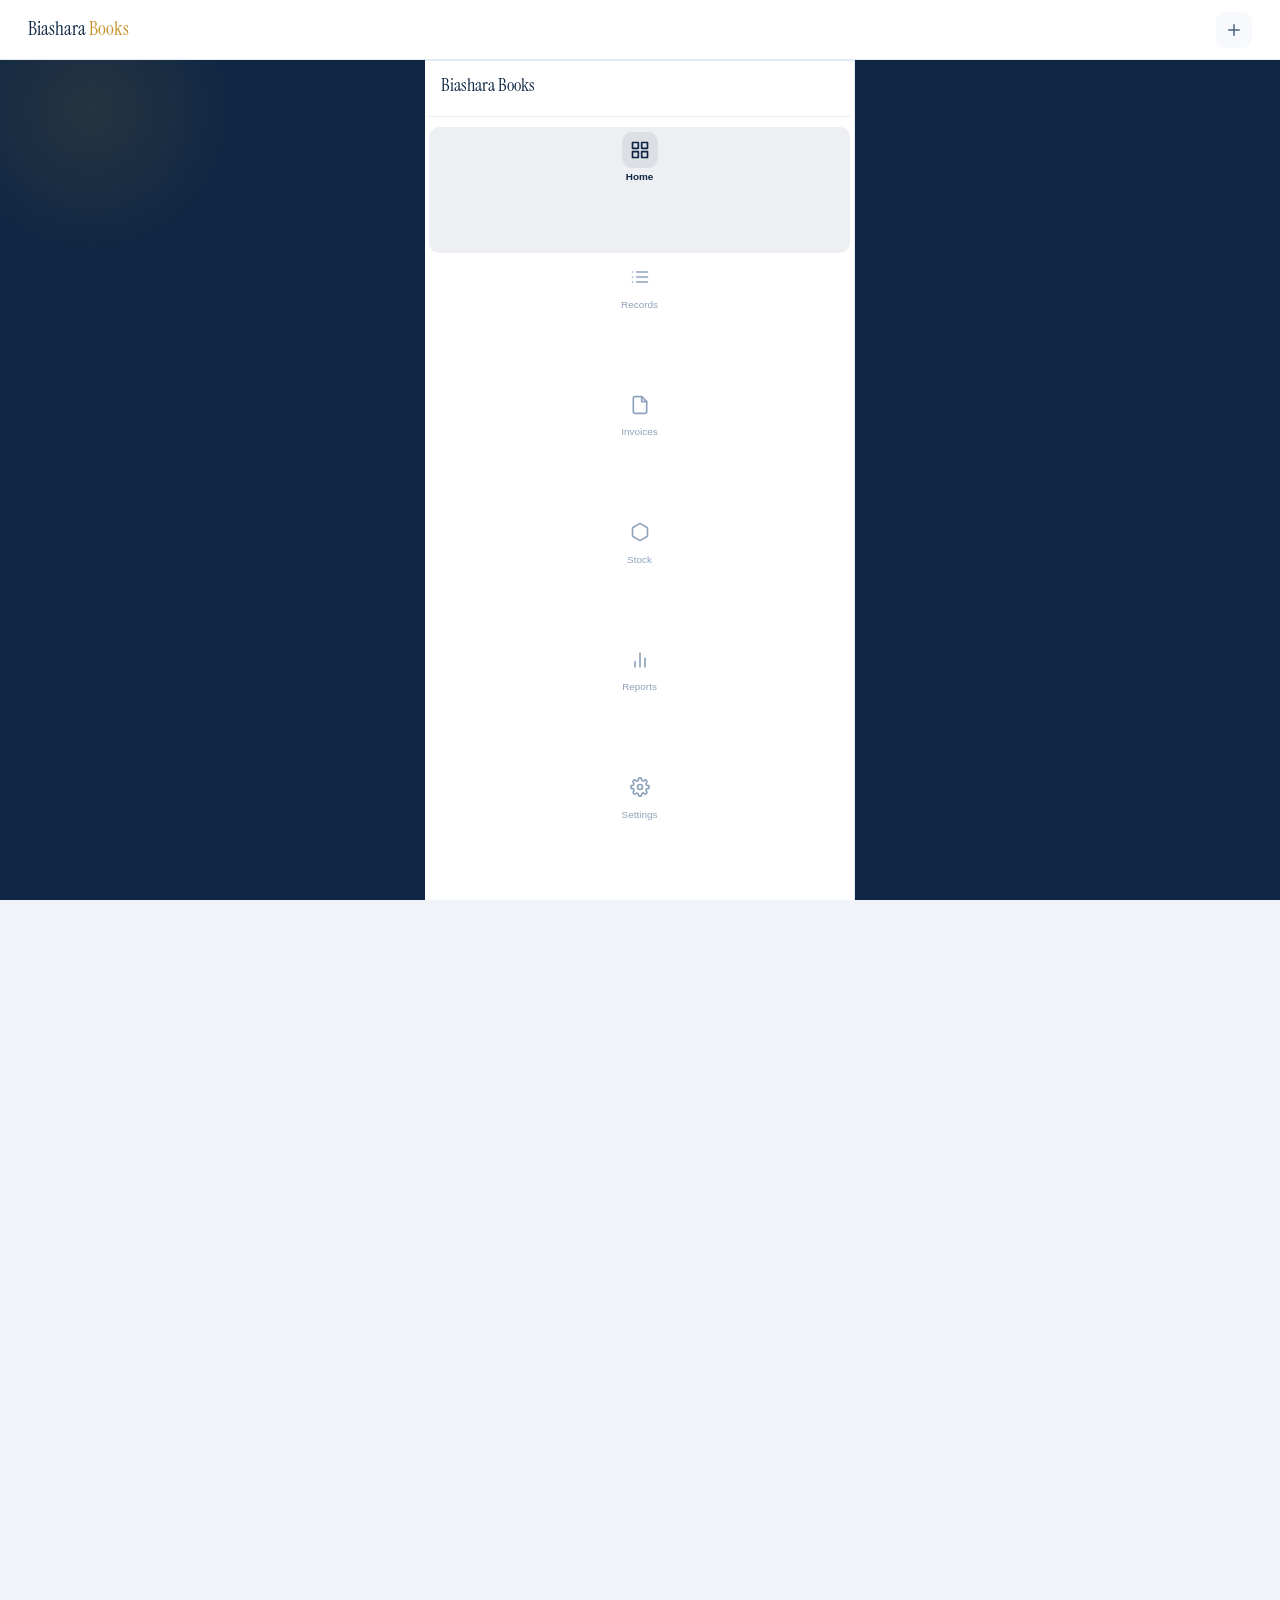
<file: index (2).html>
<!DOCTYPE html>
<html lang="en">
<head>
<meta charset="UTF-8"/>
<meta name="viewport" content="width=device-width, initial-scale=1.0, maximum-scale=1.0, user-scalable=no"/>
<meta name="apple-mobile-web-app-capable" content="yes"/>
<meta name="apple-mobile-web-app-status-bar-style" content="black-translucent"/>
<meta name="apple-mobile-web-app-title" content="Biashara Books"/>
<meta name="theme-color" content="#0f2744"/>
<link rel="manifest" href="./manifest.json"/>
<link rel="apple-touch-icon" href="./icon-192.png"/>
<title>Biashara Books</title>
<link rel="preconnect" href="https://fonts.googleapis.com">
<link href="https://fonts.googleapis.com/css2?family=Plus+Jakarta+Sans:wght@300;400;500;600;700;800&family=Instrument+Serif:ital@0;1&display=swap" rel="stylesheet">
<style>
:root{
  --bg:#f0f4f8;--surface:#fff;--surface2:#f7f9fc;
  --navy:#0f2744;--navy2:#1a3a5c;
  --gold:#c9922a;--gold-lt:#f5c842;
  --green:#18a558;--green-lt:#e8f7ef;
  --red:#e03b3b;--red-lt:#fdeaea;
  --blue:#2563eb;--blue-lt:#eff6ff;
  --orange:#ea6c00;--orange-lt:#fff3e0;
  --text:#0f2744;--text2:#4a6080;--text3:#8fa3bc;
  --border:#e2eaf3;--radius:16px;--radius-sm:10px;
  --shadow:0 2px 16px rgba(15,39,68,.08);
}
*,*::before,*::after{box-sizing:border-box;margin:0;padding:0}
html,body{height:100%;-webkit-font-smoothing:antialiased;overscroll-behavior:none}
body{font-family:'Plus Jakarta Sans',sans-serif;background:var(--bg);color:var(--text);font-size:15px;line-height:1.5;overflow-x:hidden}

/* ── MOBILE: phone-width container ── */
#screen-pin,#screen-admin{max-width:430px;margin:0 auto}

/* ════════════════════════════════════
   DESKTOP LAYOUT (768px+)
════════════════════════════════════ */
@media(min-width:768px){

  /* Root app shell: sidebar + main */
  #screen-app{
    display:grid !important;
    grid-template-columns:220px 1fr;
    grid-template-rows:auto;
    min-height:100vh;
    max-width:100%;
  }

  /* Topbar spans full top */
  #screen-app .topbar{
    position:fixed;top:0;left:0;right:0;
    height:60px;z-index:300;
    padding:0 1.75rem;
    grid-column:unset;
  }

  /* All tab content pushed below fixed topbar */
  .tab-content{padding-top:60px}

  /* Sidebar nav */
  .bottom-nav{
    position:fixed;top:60px;left:0;
    width:220px;height:calc(100vh - 60px);
    flex-direction:column;justify-content:flex-start;
    border-top:none;border-right:1px solid var(--border);
    padding:1.25rem .65rem 2rem;
    background:var(--surface);
    overflow-y:auto;
    transform:none;left:0;
    z-index:200;
  }
  .bottom-nav::before{
    content:'Biashara Books';
    font-family:'Instrument Serif',serif;
    font-size:1.15rem;color:var(--navy);
    display:block;padding:.2rem .75rem 1rem;
    border-bottom:1px solid var(--border);
    margin-bottom:.65rem;width:100%;
    flex-shrink:0;
  }

  /* Sidebar nav items: horizontal with label */
  .nav-item{
    flex-direction:row;justify-content:flex-start;
    gap:.75rem;padding:.65rem .85rem;
    border-radius:var(--radius-sm);width:100%;
    margin-bottom:.1rem;
  }
  .nav-item.active{background:rgba(15,39,68,.07)}
  .nav-item.active .nav-icon{background:transparent}
  .nav-icon{width:22px;height:22px;border-radius:0;flex-shrink:0}
  .nav-icon svg{width:20px;height:20px}
  .nav-label{font-size:.87rem;font-weight:500;white-space:nowrap;color:var(--text2)}
  .nav-item.active .nav-label{font-weight:700;color:var(--navy)}
  .nav-item.active svg{stroke:var(--navy)}

  /* Main content area offset by sidebar */
  .tab-content{
    margin-left:220px;
    min-height:100vh;
    overflow-y:auto;
  }

  /* Wider page body */
  .page-body{
    padding:2rem 2.5rem 2.5rem;
    max-width:1200px;
  }

  /* Dashboard: 2-column layout */
  .dash-two-col{
    display:grid;
    grid-template-columns:1fr 1fr;
    gap:1.5rem;
    align-items:start;
  }
  .dash-full-col{grid-column:1/-1}

  /* 4-col stat cards */
  .stat-cards{grid-template-columns:repeat(4,1fr)}

  /* Quick action buttons spread out */
  .quick-btns{grid-template-columns:repeat(4,1fr);max-width:600px}

  /* Bigger dash header text */
  .dash-header{padding:2rem 2.5rem}
  .dash-biz{font-size:1.7rem}
  .dash-balance{font-size:2.8rem}

  /* Modals centered, not bottom-sheet */
  .modal-overlay{align-items:center}
  .modal-sheet{
    border-radius:20px;
    max-width:520px;
    margin:0 auto;
    padding:2rem;
    max-height:88vh;
  }
  .modal-handle{display:none}

  /* Stock grid 2-col */
  #stock-list{
    display:grid;
    grid-template-columns:repeat(2,1fr);
    gap:.85rem;
  }
  .stock-card{margin-bottom:0}

  /* Invoice grid 2-col */
  #invoice-list{
    display:grid;
    grid-template-columns:repeat(2,1fr);
    gap:.85rem;
  }
  .inv-card{margin-bottom:0}

  /* P&L wider layout */
  #pl-content{max-width:900px}

  /* Settings max-width */
  .settings-card,.settings-section{max-width:680px}

  /* Alert banners full width */
  .alert-banner{max-width:100%}

  /* Pin / admin screens: centered card on wide bg */
  #screen-pin,#screen-admin{
    max-width:100%;min-height:100vh;
    background:var(--navy);
  }
  .admin-card{max-width:440px}
  .pin-pad{max-width:320px}
  .pin-logo{font-size:2.8rem}
}

/* Large desktop (1200px+) */
@media(min-width:1200px){
  .bottom-nav{width:260px}
  .tab-content{margin-left:260px}
  .page-body{padding:2.5rem 3.5rem 3rem}
  .stat-cards{grid-template-columns:repeat(4,1fr)}
  #stock-list{grid-template-columns:repeat(3,1fr)}
  #invoice-list{grid-template-columns:repeat(3,1fr)}
}

/* ── SCREENS ── */
.screen{display:none;min-height:100vh;flex-direction:column}
.screen.active{display:flex}
/* Desktop: screen-app uses grid not flex */
@media(min-width:768px){
  #screen-app.active{display:grid !important}
}

/* ══ PIN / LOCK ══ */
#screen-pin{background:var(--navy);align-items:center;justify-content:center;padding:2rem;position:relative;overflow:hidden}
#screen-pin::before{content:'';position:absolute;width:340px;height:340px;border-radius:50%;background:radial-gradient(circle,rgba(201,146,42,.18),transparent 70%);top:-60px;right:-80px;pointer-events:none}
.pin-logo{font-family:'Instrument Serif',serif;font-size:2.2rem;color:#fff;margin-bottom:.2rem;text-align:center}
.pin-logo span{color:var(--gold-lt)}
.pin-by{font-size:.72rem;color:rgba(255,255,255,.35);text-align:center;margin-bottom:.5rem;letter-spacing:.08em;text-transform:uppercase}
.pin-version{font-size:.65rem;color:rgba(255,255,255,.2);text-align:center;margin-bottom:2.2rem}
.pin-dots{display:flex;gap:1rem;justify-content:center;margin-bottom:1.5rem}
.pin-dot{width:13px;height:13px;border-radius:50%;background:rgba(255,255,255,.15);border:2px solid rgba(255,255,255,.25);transition:all .2s}
.pin-dot.filled{background:var(--gold-lt);border-color:var(--gold-lt);transform:scale(1.1)}
.pin-hint{font-size:.78rem;color:rgba(255,255,255,.4);text-align:center;margin-bottom:1.8rem;min-height:1.1em;transition:color .2s}
.pin-hint.error{color:#f87171;animation:shake .35s ease}
.pin-hint.success{color:#6ee7a0}
@keyframes shake{0%,100%{transform:translateX(0)}25%{transform:translateX(-7px)}75%{transform:translateX(7px)}}
.pin-pad{display:grid;grid-template-columns:repeat(3,1fr);gap:.7rem;width:100%;max-width:290px}
.pin-btn{background:rgba(255,255,255,.07);border:1px solid rgba(255,255,255,.1);border-radius:var(--radius);padding:1.1rem;font-family:'Plus Jakarta Sans',sans-serif;font-size:1.4rem;font-weight:600;color:#fff;cursor:pointer;transition:background .15s,transform .1s;user-select:none;-webkit-tap-highlight-color:transparent}
.pin-btn:active{background:rgba(255,255,255,.2);transform:scale(.93)}
.pin-btn.del{font-size:1rem;color:rgba(255,255,255,.55)}
.pin-btn.zero{grid-column:2}
.pin-footer{margin-top:1.5rem;font-size:.72rem;color:rgba(255,255,255,.25);text-align:center}

/* ══ ADMIN GATE ══ */
#screen-admin{background:var(--navy);align-items:center;justify-content:center;padding:2rem;position:relative;overflow:hidden}
#screen-admin::before{content:'';position:absolute;width:300px;height:300px;border-radius:50%;background:radial-gradient(circle,rgba(201,146,42,.12),transparent 70%);top:-40px;left:-60px;pointer-events:none}
.admin-card{background:rgba(255,255,255,.05);border:1px solid rgba(255,255,255,.1);border-radius:20px;padding:2rem;width:100%;max-width:320px}
.admin-icon{width:56px;height:56px;background:rgba(201,146,42,.2);border-radius:16px;display:flex;align-items:center;justify-content:center;margin:0 auto 1rem}
.admin-icon svg{width:26px;height:26px;stroke:var(--gold-lt);fill:none;stroke-width:2;stroke-linecap:round;stroke-linejoin:round}
.admin-title{font-family:'Instrument Serif',serif;font-size:1.5rem;color:#fff;text-align:center;margin-bottom:.3rem}
.admin-sub{font-size:.78rem;color:rgba(255,255,255,.4);text-align:center;margin-bottom:1.5rem;line-height:1.6}
.admin-input{width:100%;background:rgba(255,255,255,.07);border:1.5px solid rgba(255,255,255,.12);border-radius:var(--radius-sm);padding:.85rem 1rem;font-family:'Plus Jakarta Sans',sans-serif;font-size:.95rem;color:#fff;outline:none;transition:border-color .2s;margin-bottom:.75rem}
.admin-input::placeholder{color:rgba(255,255,255,.3)}
.admin-input:focus{border-color:var(--gold-lt)}
.admin-btn{width:100%;background:var(--gold);color:var(--navy);border:none;border-radius:var(--radius-sm);padding:.9rem;font-family:'Plus Jakarta Sans',sans-serif;font-size:.95rem;font-weight:700;cursor:pointer;transition:background .2s}
.admin-btn:active{background:var(--gold-lt)}
.admin-hint{font-size:.72rem;color:rgba(255,255,255,.3);text-align:center;margin-top:.75rem}
.admin-err{font-size:.75rem;color:#f87171;text-align:center;margin-top:.5rem;min-height:1em}

/* ══ SHARED LAYOUT ══ */
.topbar{background:var(--surface);padding:1rem 1.25rem;display:flex;align-items:center;justify-content:space-between;border-bottom:1px solid var(--border);position:sticky;top:0;z-index:50}
.topbar-title{font-size:1rem;font-weight:700;color:var(--navy)}
.topbar-logo{font-family:'Instrument Serif',serif;font-size:1.2rem;color:var(--navy)}
.topbar-logo span{color:var(--gold)}
.icon-btn{width:36px;height:36px;border-radius:10px;border:none;background:var(--surface2);cursor:pointer;display:flex;align-items:center;justify-content:center;transition:background .2s;-webkit-tap-highlight-color:transparent}
.icon-btn:active{background:var(--border)}
.icon-btn svg{width:18px;height:18px;stroke:var(--text2);fill:none;stroke-width:2;stroke-linecap:round;stroke-linejoin:round}
.topbar-actions{display:flex;gap:.5rem}

.page-body{flex:1;padding:1.25rem;overflow-y:auto;padding-bottom:100px}

.bottom-nav{position:fixed;bottom:0;left:50%;transform:translateX(-50%);width:100%;max-width:430px;background:var(--surface);border-top:1px solid var(--border);display:flex;padding:.5rem .25rem calc(.5rem + env(safe-area-inset-bottom));z-index:100}
.nav-item{flex:1;display:flex;flex-direction:column;align-items:center;gap:.2rem;cursor:pointer;padding:.3rem .2rem;border-radius:var(--radius-sm);transition:background .2s;-webkit-tap-highlight-color:transparent;border:none;background:transparent}
.nav-item.active .nav-icon{background:rgba(15,39,68,.08)}
.nav-item.active .nav-label{color:var(--navy);font-weight:700}
.nav-item.active .nav-icon svg{stroke:var(--navy)}
.nav-icon{width:36px;height:36px;border-radius:10px;display:flex;align-items:center;justify-content:center;transition:background .2s}
.nav-icon svg{width:20px;height:20px;stroke:var(--text3);fill:none;stroke-width:2;stroke-linecap:round;stroke-linejoin:round;transition:stroke .2s}
.nav-label{font-size:.62rem;font-weight:500;color:var(--text3);transition:color .2s}
.nav-badge{position:absolute;top:2px;right:2px;width:8px;height:8px;background:var(--red);border-radius:50%;border:1.5px solid var(--surface)}

/* ══ DASHBOARD ══ */
.dash-header{background:linear-gradient(135deg,var(--navy) 0%,var(--navy2) 100%);border-radius:var(--radius);padding:1.5rem;margin-bottom:1.25rem;position:relative;overflow:hidden}
.dash-header::after{content:'';position:absolute;width:200px;height:200px;border-radius:50%;background:rgba(201,146,42,.12);bottom:-60px;right:-40px;pointer-events:none}
.dash-greeting{font-size:.73rem;color:rgba(255,255,255,.5);font-weight:500;margin-bottom:.15rem}
.dash-biz{font-family:'Instrument Serif',serif;font-size:1.35rem;color:#fff;margin-bottom:.85rem}
.dash-balance-label{font-size:.7rem;color:rgba(255,255,255,.45);margin-bottom:.2rem}
.dash-balance{font-size:2rem;font-weight:800;color:#fff;line-height:1}
.dash-row{display:flex;gap:.75rem;margin-top:.9rem}
.dash-mini{flex:1;background:rgba(255,255,255,.08);border-radius:var(--radius-sm);padding:.7rem}
.dash-mini-label{font-size:.67rem;color:rgba(255,255,255,.45);margin-bottom:.15rem}
.dash-mini-val{font-size:.92rem;font-weight:700;color:#fff}
.dash-mini-val.green{color:#6ee7a0}
.dash-mini-val.red{color:#fca5a5}

.section-hdr{display:flex;align-items:center;justify-content:space-between;margin-bottom:.85rem}
.section-hdr h3{font-size:.85rem;font-weight:700;color:var(--text)}
.see-all{font-size:.75rem;color:var(--gold);font-weight:600;cursor:pointer;border:none;background:none;padding:0}

.quick-btns{display:grid;grid-template-columns:repeat(4,1fr);gap:.7rem;margin-bottom:1.5rem}
.qbtn{background:var(--surface);border:1px solid var(--border);border-radius:var(--radius);padding:.85rem .4rem;display:flex;flex-direction:column;align-items:center;gap:.4rem;cursor:pointer;transition:transform .15s;-webkit-tap-highlight-color:transparent}
.qbtn:active{transform:scale(.94)}
.qbtn-icon{width:38px;height:38px;border-radius:10px;display:flex;align-items:center;justify-content:center}
.qbtn-icon svg{width:18px;height:18px;stroke-width:2;stroke-linecap:round;stroke-linejoin:round;fill:none}
.qbtn-label{font-size:.63rem;font-weight:600;color:var(--text2);text-align:center;line-height:1.3}

/* ══ TRANSACTIONS ══ */
.txn-list{display:flex;flex-direction:column;gap:.6rem}
.txn{background:var(--surface);border:1px solid var(--border);border-radius:var(--radius);padding:.9rem 1rem;display:flex;align-items:center;gap:.85rem;position:relative;overflow:hidden}
.txn-ico{width:40px;height:40px;border-radius:12px;flex-shrink:0;display:flex;align-items:center;justify-content:center}
.txn-ico svg{width:18px;height:18px;fill:none;stroke-width:2;stroke-linecap:round;stroke-linejoin:round}
.txn-ico.income{background:var(--green-lt)}
.txn-ico.income svg{stroke:var(--green)}
.txn-ico.expense{background:var(--red-lt)}
.txn-ico.expense svg{stroke:var(--red)}
.txn-desc{flex:1;min-width:0}
.txn-name{font-size:.87rem;font-weight:600;color:var(--text);white-space:nowrap;overflow:hidden;text-overflow:ellipsis}
.txn-cat{font-size:.7rem;color:var(--text3);margin-top:.05rem}
.txn-right{text-align:right;flex-shrink:0}
.txn-amt{font-size:.9rem;font-weight:700}
.txn-amt.income{color:var(--green)}
.txn-amt.expense{color:var(--red)}
.txn-date{font-size:.67rem;color:var(--text3);margin-top:.05rem}
.txn-del{background:var(--red-lt);border:none;border-radius:8px;padding:.35rem .6rem;cursor:pointer;flex-shrink:0;display:flex;align-items:center;-webkit-tap-highlight-color:transparent}
.txn-del svg{width:14px;height:14px;stroke:var(--red);fill:none;stroke-width:2;stroke-linecap:round;stroke-linejoin:round}

/* ══ STAT CARDS ══ */
.stat-cards{display:grid;grid-template-columns:1fr 1fr;gap:.75rem;margin-bottom:1.25rem}
.stat-card{background:var(--surface);border:1px solid var(--border);border-radius:var(--radius);padding:1rem}
.stat-card-label{font-size:.7rem;color:var(--text3);font-weight:500;margin-bottom:.3rem}
.stat-card-val{font-size:1.15rem;font-weight:800;color:var(--text)}
.stat-card-sub{font-size:.7rem;margin-top:.2rem;font-weight:500}

/* ══ INVOICES ══ */
.inv-card{background:var(--surface);border:1px solid var(--border);border-radius:var(--radius);padding:1rem 1.1rem;margin-bottom:.7rem;display:flex;align-items:center;gap:1rem;cursor:pointer}
.inv-avatar{width:42px;height:42px;border-radius:12px;flex-shrink:0;background:var(--navy);display:flex;align-items:center;justify-content:center;font-weight:800;font-size:.9rem;color:#fff}
.inv-info{flex:1;min-width:0}
.inv-client{font-size:.9rem;font-weight:700;color:var(--text);white-space:nowrap;overflow:hidden;text-overflow:ellipsis}
.inv-meta{font-size:.72rem;color:var(--text3);margin-top:.1rem}
.inv-right{text-align:right;flex-shrink:0}
.inv-amount{font-size:.95rem;font-weight:800;color:var(--text)}
.inv-badge{display:inline-block;font-size:.62rem;font-weight:700;padding:.18rem .5rem;border-radius:20px;margin-top:.25rem;text-transform:uppercase;letter-spacing:.04em}
.inv-badge.paid{background:var(--green-lt);color:var(--green)}
.inv-badge.unpaid{background:var(--orange-lt);color:var(--orange)}
.inv-badge.overdue{background:var(--red-lt);color:var(--red)}

/* ══ INVENTORY ══ */
.stock-card{background:var(--surface);border:1px solid var(--border);border-radius:var(--radius);padding:1rem 1.1rem;margin-bottom:.7rem;display:flex;align-items:center;gap:1rem}
.stock-ico{width:42px;height:42px;border-radius:12px;flex-shrink:0;background:#f3f0ff;display:flex;align-items:center;justify-content:center}
.stock-ico svg{width:20px;height:20px;stroke:#7c3aed;fill:none;stroke-width:2;stroke-linecap:round;stroke-linejoin:round}
.stock-info{flex:1;min-width:0}
.stock-name{font-size:.9rem;font-weight:700;color:var(--text)}
.stock-meta{font-size:.72rem;color:var(--text3);margin-top:.1rem}
.stock-right{text-align:right;flex-shrink:0;display:flex;flex-direction:column;align-items:flex-end;gap:.3rem}
.stock-qty{font-size:1rem;font-weight:800;color:var(--text)}
.stock-badge{display:inline-block;font-size:.62rem;font-weight:700;padding:.18rem .5rem;border-radius:20px;text-transform:uppercase;letter-spacing:.04em}
.stock-badge.ok{background:var(--green-lt);color:var(--green)}
.stock-badge.low{background:var(--orange-lt);color:var(--orange)}
.stock-badge.out{background:var(--red-lt);color:var(--red)}
.stock-del{background:var(--red-lt);border:none;border-radius:8px;padding:.35rem .6rem;cursor:pointer;display:flex;align-items:center;margin-top:.3rem}
.stock-del svg{width:13px;height:13px;stroke:var(--red);fill:none;stroke-width:2;stroke-linecap:round;stroke-linejoin:round}

/* ══ STOCK SEARCH ══ */
.search-bar{background:var(--surface);border:1.5px solid var(--border);border-radius:var(--radius-sm);padding:.7rem 1rem;font-family:'Plus Jakarta Sans',sans-serif;font-size:.88rem;color:var(--text);outline:none;width:100%;margin-bottom:1rem;transition:border-color .2s}
.search-bar:focus{border-color:var(--navy)}

/* ══ ALERT BANNER ══ */
.alert-banner{background:var(--red-lt);border:1px solid rgba(224,59,59,.25);border-radius:var(--radius);padding:.85rem 1rem;margin-bottom:1rem;display:flex;align-items:flex-start;gap:.75rem}
.alert-banner svg{width:18px;height:18px;stroke:var(--red);fill:none;stroke-width:2;stroke-linecap:round;stroke-linejoin:round;flex-shrink:0;margin-top:.05rem}
.alert-text{font-size:.82rem;color:var(--red);line-height:1.5}
.alert-text strong{font-weight:700;display:block;margin-bottom:.15rem}
.alert-banner.warn{background:var(--orange-lt);border-color:rgba(234,108,0,.2)}
.alert-banner.warn svg{stroke:var(--orange)}
.alert-banner.warn .alert-text{color:var(--orange)}

/* ══ P&L ══ */
.pl-header{background:linear-gradient(135deg,var(--navy),var(--navy2));border-radius:var(--radius);padding:1.4rem;margin-bottom:1rem;text-align:center}
.pl-header-title{font-size:.7rem;color:rgba(255,255,255,.45);font-weight:600;text-transform:uppercase;letter-spacing:.1em;margin-bottom:.2rem}
.pl-period{font-family:'Instrument Serif',serif;font-size:1.3rem;color:#fff;margin-bottom:.5rem}
.pl-net{font-size:2.2rem;font-weight:800;color:var(--gold-lt);line-height:1}
.pl-net-label{font-size:.73rem;color:rgba(255,255,255,.45);margin-top:.2rem}
.pl-section{background:var(--surface);border:1px solid var(--border);border-radius:var(--radius);margin-bottom:1rem;overflow:hidden}
.pl-section-hdr{padding:.85rem 1rem;border-bottom:1px solid var(--border);display:flex;justify-content:space-between;align-items:center}
.pl-section-hdr span{font-size:.76rem;font-weight:700;text-transform:uppercase;letter-spacing:.07em;color:var(--text2)}
.pl-section-total{font-size:.95rem;font-weight:800;color:var(--text)}
.pl-row{display:flex;justify-content:space-between;align-items:center;padding:.7rem 1rem;border-bottom:1px solid var(--border)}
.pl-row:last-child{border-bottom:none}
.pl-row-label{font-size:.84rem;color:var(--text2)}
.pl-row-val{font-size:.87rem;font-weight:600;color:var(--text)}

.period-tabs{display:flex;gap:.4rem;margin-bottom:1rem;background:var(--surface2);border-radius:var(--radius-sm);padding:.3rem}
.period-tab{flex:1;padding:.48rem;border-radius:8px;border:none;background:transparent;font-family:'Plus Jakarta Sans',sans-serif;font-size:.75rem;font-weight:600;color:var(--text3);cursor:pointer;transition:all .2s}
.period-tab.active{background:var(--surface);color:var(--navy);box-shadow:0 1px 4px rgba(0,0,0,.08)}

/* ══ SETTINGS ══ */
.settings-section{margin-bottom:1.5rem}
.settings-label{font-size:.7rem;font-weight:700;text-transform:uppercase;letter-spacing:.08em;color:var(--text3);margin-bottom:.6rem;padding-left:.25rem}
.settings-card{background:var(--surface);border:1px solid var(--border);border-radius:var(--radius);overflow:hidden}
.settings-row{display:flex;align-items:center;gap:1rem;padding:1rem 1.1rem;border-bottom:1px solid var(--border);cursor:pointer;transition:background .15s;-webkit-tap-highlight-color:transparent}
.settings-row:last-child{border-bottom:none}
.settings-row:active{background:var(--surface2)}
.settings-row-icon{width:36px;height:36px;border-radius:10px;flex-shrink:0;display:flex;align-items:center;justify-content:center}
.settings-row-icon svg{width:16px;height:16px;fill:none;stroke-width:2;stroke-linecap:round;stroke-linejoin:round}
.settings-row-text{flex:1}
.settings-row-title{font-size:.9rem;font-weight:600;color:var(--text)}
.settings-row-sub{font-size:.73rem;color:var(--text3);margin-top:.05rem}
.chev{width:16px;height:16px;stroke:var(--text3);fill:none;stroke-width:2;stroke-linecap:round;stroke-linejoin:round}

/* ══ MODALS ══ */
.modal-overlay{display:none;position:fixed;inset:0;background:rgba(15,39,68,.5);backdrop-filter:blur(4px);z-index:200;align-items:flex-end;justify-content:center}
.modal-overlay.open{display:flex}
.modal-sheet{background:var(--surface);border-radius:24px 24px 0 0;width:100%;max-width:430px;padding:1.5rem 1.5rem calc(1.5rem + env(safe-area-inset-bottom));animation:slideUp .3s ease;max-height:92vh;overflow-y:auto}
@keyframes slideUp{from{transform:translateY(100%)}to{transform:translateY(0)}}
.modal-handle{width:40px;height:4px;background:var(--border);border-radius:2px;margin:0 auto 1.25rem}
.modal-title{font-size:1.05rem;font-weight:700;margin-bottom:1.25rem}

.form-group{margin-bottom:1rem}
.form-label{font-size:.73rem;font-weight:600;color:var(--text2);margin-bottom:.4rem;display:block;text-transform:uppercase;letter-spacing:.04em}
.form-input{width:100%;background:var(--surface2);border:1.5px solid var(--border);border-radius:var(--radius-sm);padding:.75rem 1rem;font-family:'Plus Jakarta Sans',sans-serif;font-size:.9rem;color:var(--text);outline:none;transition:border-color .2s}
.form-input:focus{border-color:var(--navy)}
.form-select{appearance:none;background-image:url("data:image/svg+xml,%3Csvg xmlns='http://www.w3.org/2000/svg' width='12' height='12' viewBox='0 0 24 24' fill='none' stroke='%234a6080' stroke-width='2'%3E%3Cpolyline points='6 9 12 15 18 9'/%3E%3C/svg%3E");background-repeat:no-repeat;background-position:right 1rem center;background-color:var(--surface2)}
.form-row{display:grid;grid-template-columns:1fr 1fr;gap:.75rem}

.toggle-row{display:flex;gap:.5rem;margin-bottom:1rem}
.toggle-btn{flex:1;padding:.7rem;border-radius:var(--radius-sm);border:1.5px solid var(--border);background:var(--surface2);font-family:'Plus Jakarta Sans',sans-serif;font-size:.85rem;font-weight:600;color:var(--text2);cursor:pointer;transition:all .2s}
.toggle-btn.active.income{background:var(--green-lt);border-color:var(--green);color:var(--green)}
.toggle-btn.active.expense{background:var(--red-lt);border-color:var(--red);color:var(--red)}

.btn-primary{width:100%;background:var(--navy);color:#fff;border:none;border-radius:var(--radius);padding:.95rem;font-family:'Plus Jakarta Sans',sans-serif;font-size:.95rem;font-weight:700;cursor:pointer;transition:background .2s,transform .1s;margin-top:.5rem}
.btn-primary:active{transform:scale(.98)}
.btn-primary.green{background:var(--green)}
.btn-primary.red{background:var(--red)}
.btn-secondary{width:100%;background:var(--surface2);color:var(--text2);border:1.5px solid var(--border);border-radius:var(--radius);padding:.85rem;font-family:'Plus Jakarta Sans',sans-serif;font-size:.9rem;font-weight:600;cursor:pointer;margin-top:.5rem}

/* ══ FILTER CHIPS ══ */
.filter-chip{padding:.4rem .9rem;border-radius:20px;border:1.5px solid var(--border);background:var(--surface);font-family:'Plus Jakarta Sans',sans-serif;font-size:.75rem;font-weight:600;color:var(--text2);cursor:pointer;white-space:nowrap;transition:all .2s}
.filter-chip.active{background:var(--navy);color:#fff;border-color:var(--navy)}

/* ══ BAR CHART ══ */
.bar-chart{display:flex;align-items:flex-end;gap:.35rem;height:90px}
.bar-wrap{flex:1;display:flex;flex-direction:column;align-items:center;gap:2px;height:100%}
.bar-inner{flex:1;width:100%;display:flex;flex-direction:column;justify-content:flex-end;gap:2px}
.bar{border-radius:5px 5px 0 0;width:100%;min-height:0;transition:height .5s ease}
.bar.i{background:var(--green)}
.bar.e{background:var(--red)}
.bar-lbl{font-size:.58rem;color:var(--text3);font-weight:500}

/* ══ DOWNLOAD BUTTON ══ */
.dl-btn{width:100%;background:linear-gradient(135deg,var(--navy),var(--navy2));color:#fff;border:none;border-radius:var(--radius);padding:1rem;font-family:'Plus Jakarta Sans',sans-serif;font-size:.95rem;font-weight:700;cursor:pointer;display:flex;align-items:center;justify-content:center;gap:.6rem;margin-top:1rem}
.dl-btn svg{width:18px;height:18px;stroke:#fff;fill:none;stroke-width:2;stroke-linecap:round;stroke-linejoin:round}
.dl-btn:disabled{opacity:.5;cursor:not-allowed}
.online-dot{width:8px;height:8px;border-radius:50%;background:var(--green);display:inline-block;margin-right:.3rem;animation:pulse 2s infinite}
.offline-dot{width:8px;height:8px;border-radius:50%;background:var(--text3);display:inline-block;margin-right:.3rem}
@keyframes pulse{0%,100%{opacity:1}50%{opacity:.4}}

/* ══ CONFIRM DIALOG ══ */
#modal-confirm .modal-sheet{border-radius:24px;max-width:340px;margin:auto;padding:2rem}
.confirm-icon{width:52px;height:52px;background:var(--red-lt);border-radius:50%;display:flex;align-items:center;justify-content:center;margin:0 auto 1rem}
.confirm-icon svg{width:24px;height:24px;stroke:var(--red);fill:none;stroke-width:2;stroke-linecap:round;stroke-linejoin:round}
#modal-confirm .modal-overlay{align-items:center}

/* ══ TOAST ══ */
.toast{position:fixed;top:1rem;left:50%;transform:translateX(-50%) translateY(-80px);background:var(--navy);color:#fff;padding:.7rem 1.4rem;border-radius:30px;font-size:.82rem;font-weight:600;z-index:999;transition:transform .3s ease;white-space:nowrap;max-width:300px;text-align:center}
.toast.show{transform:translateX(-50%) translateY(0)}

/* ══ EMPTY ══ */
.empty{text-align:center;padding:3rem 1rem;color:var(--text3)}
.empty svg{width:48px;height:48px;stroke:var(--border);fill:none;stroke-width:1.5;stroke-linecap:round;stroke-linejoin:round;margin-bottom:.75rem}
.empty p{font-size:.85rem}
</style>
</head>
<body>

<!-- ══════════════ ADMIN GATE ══════════════ -->
<div class="screen active" id="screen-admin">
  <div class="admin-card">
    <div class="admin-icon">
      <svg viewBox="0 0 24 24"><rect x="3" y="11" width="18" height="11" rx="2"/><path d="M7 11V7a5 5 0 0 1 10 0v4"/></svg>
    </div>
    <div class="admin-title">Biashara Books</div>
    <div class="admin-sub" id="admin-sub">Enter the administrator password to set up this app for a new client.</div>
    <input class="admin-input" id="admin-pass-input" type="password" placeholder="Administrator password" autocomplete="off"/>
    <div id="admin-new-pass-wrap" style="display:none">
      <input class="admin-input" id="admin-new-biz" placeholder="Client business name" autocomplete="off"/>
      <input class="admin-input" id="admin-client-pin" type="password" placeholder="Set client PIN (4 digits)" maxlength="4" inputmode="numeric"/>
    </div>
    <button class="admin-btn" id="admin-btn" onclick="adminAction()">Continue</button>
    <div class="admin-err" id="admin-err"></div>
    <div class="admin-hint" id="admin-hint">Powered by LKC Accounting</div>
  </div>
</div>

<!-- ══════════════ PIN SCREEN ══════════════ -->
<div class="screen" id="screen-pin">
  <div style="text-align:center;margin-bottom:.5rem">
    <div class="pin-logo">Biashara <span>Books</span></div>
    <div class="pin-by">by LKC Accounting</div>
  </div>
  <div class="pin-dots">
    <div class="pin-dot" id="d0"></div>
    <div class="pin-dot" id="d1"></div>
    <div class="pin-dot" id="d2"></div>
    <div class="pin-dot" id="d3"></div>
  </div>
  <div class="pin-hint" id="pin-hint">Enter your PIN</div>
  <div class="pin-pad">
    <button class="pin-btn" onclick="pinPress('1')">1</button>
    <button class="pin-btn" onclick="pinPress('2')">2</button>
    <button class="pin-btn" onclick="pinPress('3')">3</button>
    <button class="pin-btn" onclick="pinPress('4')">4</button>
    <button class="pin-btn" onclick="pinPress('5')">5</button>
    <button class="pin-btn" onclick="pinPress('6')">6</button>
    <button class="pin-btn" onclick="pinPress('7')">7</button>
    <button class="pin-btn" onclick="pinPress('8')">8</button>
    <button class="pin-btn" onclick="pinPress('9')">9</button>
    <button class="pin-btn zero" onclick="pinPress('0')">0</button>
    <button class="pin-btn del" onclick="pinDel()">⌫</button>
  </div>
  <div class="pin-footer" id="pin-biz-name"></div>
</div>

<!-- ══════════════ MAIN APP ══════════════ -->
<div class="screen" id="screen-app">

  <!-- DASHBOARD -->
  <div id="tab-dashboard" class="tab-content">
    <div class="topbar">
      <div class="topbar-logo">Biashara <span>Books</span></div>
      <div class="topbar-actions">
        <span id="online-indicator" style="display:flex;align-items:center;font-size:.7rem;color:var(--text3)"></span>
        <button class="icon-btn" onclick="openModal('modal-txn')">
          <svg viewBox="0 0 24 24"><line x1="12" y1="5" x2="12" y2="19"/><line x1="5" y1="12" x2="19" y2="12"/></svg>
        </button>
      </div>
    </div>
    <div class="page-body">
      <div id="stock-alerts-dash"></div>

      <!-- LEFT COLUMN (or full width on mobile) -->
      <div class="dash-two-col">
        <div class="dash-full-col">
          <div class="dash-header">
            <div class="dash-greeting">Good day</div>
            <div class="dash-biz" id="dash-bizname">My Business</div>
            <div class="dash-balance-label">Net Cash Position</div>
            <div class="dash-balance" id="dash-balance">KES 0</div>
            <div class="dash-row">
              <div class="dash-mini">
                <div class="dash-mini-label">Income (month)</div>
                <div class="dash-mini-val green" id="dash-income-month">0</div>
              </div>
              <div class="dash-mini">
                <div class="dash-mini-label">Expenses (month)</div>
                <div class="dash-mini-val red" id="dash-expense-month">0</div>
              </div>
            </div>
          </div>
        </div>

        <div class="dash-full-col">
          <div class="section-hdr"><h3>Quick Actions</h3></div>
          <div class="quick-btns">
            <button class="qbtn" onclick="openModal('modal-txn');setTxnType('income')">
              <div class="qbtn-icon" style="background:var(--green-lt)"><svg viewBox="0 0 24 24" style="stroke:var(--green)"><line x1="12" y1="19" x2="12" y2="5"/><polyline points="5 12 12 5 19 12"/></svg></div>
              <span class="qbtn-label">Add Income</span>
            </button>
            <button class="qbtn" onclick="openModal('modal-txn');setTxnType('expense')">
              <div class="qbtn-icon" style="background:var(--red-lt)"><svg viewBox="0 0 24 24" style="stroke:var(--red)"><line x1="12" y1="5" x2="12" y2="19"/><polyline points="19 12 12 19 5 12"/></svg></div>
              <span class="qbtn-label">Add Expense</span>
            </button>
            <button class="qbtn" onclick="openModal('modal-invoice')">
              <div class="qbtn-icon" style="background:var(--blue-lt)"><svg viewBox="0 0 24 24" style="stroke:var(--blue)"><path d="M14 2H6a2 2 0 0 0-2 2v16a2 2 0 0 0 2 2h12a2 2 0 0 0 2-2V8z"/><polyline points="14 2 14 8 20 8"/></svg></div>
              <span class="qbtn-label">Invoice</span>
            </button>
            <button class="qbtn" onclick="openModal('modal-stock')">
              <div class="qbtn-icon" style="background:#f3f0ff"><svg viewBox="0 0 24 24" style="stroke:#7c3aed"><path d="M21 16V8a2 2 0 0 0-1-1.73l-7-4a2 2 0 0 0-2 0l-7 4A2 2 0 0 0 3 8v8a2 2 0 0 0 1 1.73l7 4a2 2 0 0 0 2 0l7-4A2 2 0 0 0 21 16z"/></svg></div>
              <span class="qbtn-label">Stock</span>
            </button>
          </div>
        </div>

        <!-- 7-Day chart — left col on desktop -->
        <div>
          <div class="section-hdr"><h3>7-Day Overview</h3></div>
          <div style="background:var(--surface);border:1px solid var(--border);border-radius:var(--radius);padding:1rem;margin-bottom:1.5rem">
            <div style="display:flex;gap:1rem;margin-bottom:.75rem">
              <div style="display:flex;align-items:center;gap:.35rem"><span style="width:9px;height:9px;border-radius:2px;background:var(--green);display:inline-block"></span><span style="font-size:.68rem;color:var(--text3)">Income</span></div>
              <div style="display:flex;align-items:center;gap:.35rem"><span style="width:9px;height:9px;border-radius:2px;background:var(--red);display:inline-block"></span><span style="font-size:.68rem;color:var(--text3)">Expenses</span></div>
            </div>
            <div class="bar-chart" id="bar-chart"></div>
            <div style="display:flex;gap:.35rem;margin-top:.4rem" id="bar-labels"></div>
          </div>
        </div>

        <!-- Recent transactions — right col on desktop -->
        <div>
          <div class="section-hdr">
            <h3>Recent Transactions</h3>
            <button class="see-all" onclick="switchTab('transactions')">See all</button>
          </div>
          <div class="txn-list" id="dash-txn-list"></div>
        </div>

      </div><!-- end dash-two-col -->
    </div>
  </div>

  <!-- TRANSACTIONS TAB -->
  <div id="tab-transactions" class="tab-content" style="display:none;flex-direction:column">
    <div class="topbar">
      <div class="topbar-title">Transactions</div>
      <button class="icon-btn" onclick="openModal('modal-txn')">
        <svg viewBox="0 0 24 24"><line x1="12" y1="5" x2="12" y2="19"/><line x1="5" y1="12" x2="19" y2="12"/></svg>
      </button>
    </div>
    <div class="page-body">
      <div class="stat-cards">
        <div class="stat-card">
          <div class="stat-card-label">Total Income</div>
          <div class="stat-card-val" id="txn-total-income">KES 0</div>
          <div class="stat-card-sub" style="color:var(--green)">This month</div>
        </div>
        <div class="stat-card">
          <div class="stat-card-label">Total Expenses</div>
          <div class="stat-card-val" id="txn-total-expense">KES 0</div>
          <div class="stat-card-sub" style="color:var(--red)">This month</div>
        </div>
      </div>
      <div style="display:flex;gap:.5rem;margin-bottom:1rem;overflow-x:auto;padding-bottom:.25rem">
        <button class="filter-chip active" data-filter="all" onclick="filterTxns(this)">All</button>
        <button class="filter-chip" data-filter="income" onclick="filterTxns(this)">Income</button>
        <button class="filter-chip" data-filter="expense" onclick="filterTxns(this)">Expenses</button>
      </div>
      <div class="txn-list" id="full-txn-list"></div>
    </div>
  </div>

  <!-- INVOICES TAB -->
  <div id="tab-invoices" class="tab-content" style="display:none;flex-direction:column">
    <div class="topbar">
      <div class="topbar-title">Invoices</div>
      <button class="icon-btn" onclick="openModal('modal-invoice')">
        <svg viewBox="0 0 24 24"><line x1="12" y1="5" x2="12" y2="19"/><line x1="5" y1="12" x2="19" y2="12"/></svg>
      </button>
    </div>
    <div class="page-body">
      <div class="stat-cards">
        <div class="stat-card">
          <div class="stat-card-label">Outstanding</div>
          <div class="stat-card-val" id="inv-outstanding">KES 0</div>
          <div class="stat-card-sub" style="color:var(--orange)">Unpaid invoices</div>
        </div>
        <div class="stat-card">
          <div class="stat-card-label">Collected</div>
          <div class="stat-card-val" id="inv-collected">KES 0</div>
          <div class="stat-card-sub" style="color:var(--green)">This month</div>
        </div>
      </div>
      <div id="invoice-list"></div>
    </div>
  </div>

  <!-- INVENTORY TAB -->
  <div id="tab-inventory" class="tab-content" style="display:none;flex-direction:column">
    <div class="topbar">
      <div class="topbar-title">Stock & Inventory</div>
      <button class="icon-btn" onclick="openModal('modal-stock')">
        <svg viewBox="0 0 24 24"><line x1="12" y1="5" x2="12" y2="19"/><line x1="5" y1="12" x2="19" y2="12"/></svg>
      </button>
    </div>
    <div class="page-body">
      <div id="stock-alerts-full"></div>
      <div class="stat-cards">
        <div class="stat-card">
          <div class="stat-card-label">Total Items</div>
          <div class="stat-card-val" id="inv-total-items">0</div>
          <div class="stat-card-sub" style="color:var(--text3)">SKUs tracked</div>
        </div>
        <div class="stat-card">
          <div class="stat-card-label">Alerts</div>
          <div class="stat-card-val" id="inv-alert-count">0</div>
          <div class="stat-card-sub" style="color:var(--orange)">Need attention</div>
        </div>
      </div>
      <input class="search-bar" id="stock-search" placeholder="Search items..." oninput="renderInventory()"/>
      <div id="stock-list"></div>
    </div>
  </div>

  <!-- REPORTS TAB -->
  <div id="tab-report" class="tab-content" style="display:none;flex-direction:column">
    <div class="topbar">
      <div class="topbar-title">P&amp;L Report</div>
    </div>
    <div class="page-body">
      <div class="period-tabs">
        <button class="period-tab active" onclick="setPeriod('week',this)">Week</button>
        <button class="period-tab" onclick="setPeriod('month',this)">Month</button>
        <button class="period-tab" onclick="setPeriod('quarter',this)">Quarter</button>
        <button class="period-tab" onclick="setPeriod('year',this)">Year</button>
      </div>
      <div id="pl-content"></div>
      <div style="background:var(--surface);border:1px solid var(--border);border-radius:var(--radius);padding:1.2rem;margin-top:1rem">
        <div style="font-size:.85rem;font-weight:700;margin-bottom:.4rem">Download Report</div>
        <div style="font-size:.8rem;color:var(--text3);margin-bottom:.85rem;line-height:1.6">Download a full PDF report of your financial records for the selected period.</div>
        <div id="online-status-report" style="display:flex;align-items:center;gap:.4rem;font-size:.78rem;margin-bottom:.5rem"></div>
        <button class="dl-btn" id="dl-btn" onclick="downloadReport()">
          <svg viewBox="0 0 24 24"><path d="M21 15v4a2 2 0 0 1-2 2H5a2 2 0 0 1-2-2v-4"/><polyline points="7 10 12 15 17 10"/><line x1="12" y1="15" x2="12" y2="3"/></svg>
          Download Report
        </button>
      </div>
    </div>
  </div>

  <!-- SETTINGS TAB -->
  <div id="tab-settings" class="tab-content" style="display:none;flex-direction:column">
    <div class="topbar"><div class="topbar-title">Settings</div></div>
    <div class="page-body">
      <div style="background:linear-gradient(135deg,var(--navy),var(--navy2));border-radius:var(--radius);padding:1.5rem;margin-bottom:1.5rem;text-align:center">
        <div style="font-family:'Instrument Serif',serif;font-size:1.5rem;color:#fff;margin-bottom:.25rem" id="settings-bizname">My Business</div>
        <div style="font-size:.75rem;color:rgba(255,255,255,.4)">Biashara Books · by LKC Accounting</div>
      </div>
      <div class="settings-section">
        <div class="settings-label">Business</div>
        <div class="settings-card">
          <div class="settings-row" onclick="openModal('modal-edit-biz')">
            <div class="settings-row-icon" style="background:#e8f7ef"><svg viewBox="0 0 24 24" style="stroke:var(--green)"><path d="M3 9l9-7 9 7v11a2 2 0 0 1-2 2H5a2 2 0 0 1-2-2z"/></svg></div>
            <div class="settings-row-text"><div class="settings-row-title">Business Name</div><div class="settings-row-sub" id="sett-bizname-sub">Tap to edit</div></div>
            <svg class="chev" viewBox="0 0 24 24"><polyline points="9 18 15 12 9 6"/></svg>
          </div>
          <div class="settings-row" onclick="openModal('modal-change-pin')">
            <div class="settings-row-icon" style="background:var(--blue-lt)"><svg viewBox="0 0 24 24" style="stroke:var(--blue)"><rect x="3" y="11" width="18" height="11" rx="2"/><path d="M7 11V7a5 5 0 0 1 10 0v4"/></svg></div>
            <div class="settings-row-text"><div class="settings-row-title">Change PIN</div><div class="settings-row-sub">Update your access PIN</div></div>
            <svg class="chev" viewBox="0 0 24 24"><polyline points="9 18 15 12 9 6"/></svg>
          </div>
        </div>
      </div>
      <div class="settings-section">
        <div class="settings-label">Notifications</div>
        <div class="settings-card">
          <div class="settings-row" onclick="requestNotifPermission()">
            <div class="settings-row-icon" style="background:var(--orange-lt)"><svg viewBox="0 0 24 24" style="stroke:var(--orange)"><path d="M18 8A6 6 0 0 0 6 8c0 7-3 9-3 9h18s-3-2-3-9"/><path d="M13.73 21a2 2 0 0 1-3.46 0"/></svg></div>
            <div class="settings-row-text"><div class="settings-row-title">Stock Alerts</div><div class="settings-row-sub" id="notif-status">Tap to enable notifications</div></div>
            <svg class="chev" viewBox="0 0 24 24"><polyline points="9 18 15 12 9 6"/></svg>
          </div>
        </div>
      </div>
      <div class="settings-section">
        <div class="settings-label">Data</div>
        <div class="settings-card">
          <div class="settings-row" onclick="exportData()">
            <div class="settings-row-icon" style="background:var(--green-lt)"><svg viewBox="0 0 24 24" style="stroke:var(--green)"><path d="M21 15v4a2 2 0 0 1-2 2H5a2 2 0 0 1-2-2v-4"/><polyline points="7 10 12 15 17 10"/><line x1="12" y1="15" x2="12" y2="3"/></svg></div>
            <div class="settings-row-text"><div class="settings-row-title">Export Data (JSON)</div><div class="settings-row-sub">Backup all your records</div></div>
            <svg class="chev" viewBox="0 0 24 24"><polyline points="9 18 15 12 9 6"/></svg>
          </div>
          <div class="settings-row" onclick="confirmClear()">
            <div class="settings-row-icon" style="background:var(--red-lt)"><svg viewBox="0 0 24 24" style="stroke:var(--red)"><polyline points="3 6 5 6 21 6"/><path d="M19 6l-1 14a2 2 0 0 1-2 2H8a2 2 0 0 1-2-2L5 6"/><path d="M10 11v6"/><path d="M14 11v6"/></svg></div>
            <div class="settings-row-text"><div class="settings-row-title">Clear All Data</div><div class="settings-row-sub">Permanently delete all records</div></div>
            <svg class="chev" viewBox="0 0 24 24"><polyline points="9 18 15 12 9 6"/></svg>
          </div>
        </div>
      </div>
      <div style="text-align:center;font-size:.72rem;color:var(--text3);margin-top:1rem">
        Biashara Books v2.0 · by LKC Accounting
      </div>
    </div>
  </div>

  <!-- BOTTOM NAV -->
  <nav class="bottom-nav">
    <button class="nav-item active" onclick="switchTab('dashboard')" id="nav-dashboard">
      <div class="nav-icon" style="position:relative"><svg viewBox="0 0 24 24"><rect x="3" y="3" width="7" height="7"/><rect x="14" y="3" width="7" height="7"/><rect x="14" y="14" width="7" height="7"/><rect x="3" y="14" width="7" height="7"/></svg></div>
      <span class="nav-label">Home</span>
    </button>
    <button class="nav-item" onclick="switchTab('transactions')" id="nav-transactions">
      <div class="nav-icon"><svg viewBox="0 0 24 24"><line x1="8" y1="6" x2="21" y2="6"/><line x1="8" y1="12" x2="21" y2="12"/><line x1="8" y1="18" x2="21" y2="18"/><line x1="3" y1="6" x2="3.01" y2="6"/><line x1="3" y1="12" x2="3.01" y2="12"/><line x1="3" y1="18" x2="3.01" y2="18"/></svg></div>
      <span class="nav-label">Records</span>
    </button>
    <button class="nav-item" onclick="switchTab('invoices')" id="nav-invoices">
      <div class="nav-icon"><svg viewBox="0 0 24 24"><path d="M14 2H6a2 2 0 0 0-2 2v16a2 2 0 0 0 2 2h12a2 2 0 0 0 2-2V8z"/><polyline points="14 2 14 8 20 8"/></svg></div>
      <span class="nav-label">Invoices</span>
    </button>
    <button class="nav-item" onclick="switchTab('inventory')" id="nav-inventory">
      <div class="nav-icon" id="nav-inventory-wrap" style="position:relative"><svg viewBox="0 0 24 24"><path d="M21 16V8a2 2 0 0 0-1-1.73l-7-4a2 2 0 0 0-2 0l-7 4A2 2 0 0 0 3 8v8a2 2 0 0 0 1 1.73l7 4a2 2 0 0 0 2 0l7-4A2 2 0 0 0 21 16z"/></svg></div>
      <span class="nav-label">Stock</span>
    </button>
    <button class="nav-item" onclick="switchTab('report')" id="nav-report">
      <div class="nav-icon"><svg viewBox="0 0 24 24"><line x1="18" y1="20" x2="18" y2="10"/><line x1="12" y1="20" x2="12" y2="4"/><line x1="6" y1="20" x2="6" y2="14"/></svg></div>
      <span class="nav-label">Reports</span>
    </button>
    <button class="nav-item" onclick="switchTab('settings')" id="nav-settings">
      <div class="nav-icon"><svg viewBox="0 0 24 24"><circle cx="12" cy="12" r="3"/><path d="M19.4 15a1.65 1.65 0 0 0 .33 1.82l.06.06a2 2 0 0 1-2.83 2.83l-.06-.06a1.65 1.65 0 0 0-1.82-.33 1.65 1.65 0 0 0-1 1.51V21a2 2 0 0 1-4 0v-.09A1.65 1.65 0 0 0 9 19.4a1.65 1.65 0 0 0-1.82.33l-.06.06a2 2 0 0 1-2.83-2.83l.06-.06A1.65 1.65 0 0 0 4.68 15a1.65 1.65 0 0 0-1.51-1H3a2 2 0 0 1 0-4h.09A1.65 1.65 0 0 0 4.6 9a1.65 1.65 0 0 0-.33-1.82l-.06-.06a2 2 0 0 1 2.83-2.83l.06.06A1.65 1.65 0 0 0 9 4.68a1.65 1.65 0 0 0 1-1.51V3a2 2 0 0 1 4 0v.09a1.65 1.65 0 0 0 1 1.51 1.65 1.65 0 0 0 1.82-.33l.06-.06a2 2 0 0 1 2.83 2.83l-.06.06A1.65 1.65 0 0 0 19.4 9a1.65 1.65 0 0 0 1.51 1H21a2 2 0 0 1 0 4h-.09a1.65 1.65 0 0 0-1.51 1z"/></svg></div>
      <span class="nav-label">Settings</span>
    </button>
  </nav>
</div>

<!-- ══════════════ MODALS ══════════════ -->

<!-- Add Transaction -->
<div class="modal-overlay" id="modal-txn" onclick="closeModalOutside(event,'modal-txn')">
  <div class="modal-sheet">
    <div class="modal-handle"></div>
    <div class="modal-title">Record Transaction</div>
    <div class="toggle-row">
      <button class="toggle-btn active income" id="tbtn-income" onclick="setTxnType('income')">+ Income</button>
      <button class="toggle-btn expense" id="tbtn-expense" onclick="setTxnType('expense')">− Expense</button>
    </div>
    <div class="form-group"><label class="form-label">Description</label><input class="form-input" id="txn-desc" placeholder="e.g. Daily sales, Rent payment..."></div>
    <div class="form-row">
      <div class="form-group"><label class="form-label">Amount (KES)</label><input class="form-input" id="txn-amount" type="number" inputmode="decimal" placeholder="0"></div>
      <div class="form-group"><label class="form-label">Date</label><input class="form-input" id="txn-date" type="date"></div>
    </div>
    <div class="form-group"><label class="form-label">Category</label><select class="form-input form-select" id="txn-cat"><option>Sales</option></select></div>
    <div class="form-group"><label class="form-label">Notes (optional)</label><input class="form-input" id="txn-notes" placeholder="Any extra details..."></div>
    <button class="btn-primary" onclick="saveTxn()">Save Transaction</button>
    <button class="btn-secondary" onclick="closeModal('modal-txn')">Cancel</button>
  </div>
</div>

<!-- Add Invoice -->
<div class="modal-overlay" id="modal-invoice" onclick="closeModalOutside(event,'modal-invoice')">
  <div class="modal-sheet">
    <div class="modal-handle"></div>
    <div class="modal-title">Create Invoice</div>
    <div class="form-group"><label class="form-label">Client Name</label><input class="form-input" id="inv-client" placeholder="e.g. Jane Wanjiku"></div>
    <div class="form-group"><label class="form-label">Service / Description</label><input class="form-input" id="inv-desc" placeholder="e.g. Monthly Bookkeeping"></div>
    <div class="form-row">
      <div class="form-group"><label class="form-label">Amount (KES)</label><input class="form-input" id="inv-amount" type="number" inputmode="decimal" placeholder="0"></div>
      <div class="form-group"><label class="form-label">Due Date</label><input class="form-input" id="inv-due" type="date"></div>
    </div>
    <div class="form-group"><label class="form-label">Status</label><select class="form-input form-select" id="inv-status"><option value="unpaid">Unpaid</option><option value="paid">Paid</option><option value="overdue">Overdue</option></select></div>
    <button class="btn-primary" onclick="saveInvoice()">Create Invoice</button>
    <button class="btn-secondary" onclick="closeModal('modal-invoice')">Cancel</button>
  </div>
</div>

<!-- Add/Update Stock -->
<div class="modal-overlay" id="modal-stock" onclick="closeModalOutside(event,'modal-stock')">
  <div class="modal-sheet">
    <div class="modal-handle"></div>
    <div class="modal-title">Add / Update Stock</div>
    <div class="form-group"><label class="form-label">Item Name</label><input class="form-input" id="stk-name" placeholder="e.g. Exercise Books, Sugar 1kg..."></div>
    <div class="form-group"><label class="form-label">Category / Unit</label><input class="form-input" id="stk-unit" placeholder="e.g. pieces, kg, packets..."></div>
    <div class="form-row">
      <div class="form-group"><label class="form-label">Quantity</label><input class="form-input" id="stk-qty" type="number" inputmode="numeric" placeholder="0"></div>
      <div class="form-group"><label class="form-label">Unit Price (KES)</label><input class="form-input" id="stk-price" type="number" inputmode="decimal" placeholder="0"></div>
    </div>
    <div class="form-group"><label class="form-label">Low Stock Alert (min quantity)</label><input class="form-input" id="stk-min" type="number" inputmode="numeric" placeholder="e.g. 10"></div>
    <button class="btn-primary" onclick="saveStock()">Save Item</button>
    <button class="btn-secondary" onclick="closeModal('modal-stock')">Cancel</button>
  </div>
</div>

<!-- Invoice Detail -->
<div class="modal-overlay" id="modal-inv-detail" onclick="closeModalOutside(event,'modal-inv-detail')">
  <div class="modal-sheet" id="inv-detail-content"></div>
</div>

<!-- Confirm Delete -->
<div class="modal-overlay" id="modal-confirm" style="align-items:center">
  <div class="modal-sheet" style="border-radius:20px;max-width:340px;margin:auto">
    <div class="confirm-icon"><svg viewBox="0 0 24 24"><polyline points="3 6 5 6 21 6"/><path d="M19 6l-1 14a2 2 0 0 1-2 2H8a2 2 0 0 1-2-2L5 6"/></svg></div>
    <div style="text-align:center;font-size:1.05rem;font-weight:700;margin-bottom:.5rem" id="confirm-title">Delete Record?</div>
    <div style="text-align:center;font-size:.85rem;color:var(--text3);margin-bottom:1.5rem" id="confirm-msg">This action cannot be undone.</div>
    <button class="btn-primary red" id="confirm-yes">Delete</button>
    <button class="btn-secondary" onclick="closeModal('modal-confirm')">Cancel</button>
  </div>
</div>

<!-- Edit Business Name -->
<div class="modal-overlay" id="modal-edit-biz" onclick="closeModalOutside(event,'modal-edit-biz')">
  <div class="modal-sheet">
    <div class="modal-handle"></div>
    <div class="modal-title">Edit Business Name</div>
    <div class="form-group"><label class="form-label">Business Name</label><input class="form-input" id="edit-biz-input" placeholder="Your business name"></div>
    <button class="btn-primary" onclick="saveBizName()">Save</button>
    <button class="btn-secondary" onclick="closeModal('modal-edit-biz')">Cancel</button>
  </div>
</div>

<!-- Change PIN -->
<div class="modal-overlay" id="modal-change-pin" onclick="closeModalOutside(event,'modal-change-pin')">
  <div class="modal-sheet">
    <div class="modal-handle"></div>
    <div class="modal-title">Change PIN</div>
    <div class="form-group"><label class="form-label">Current PIN</label><input class="form-input" id="old-pin" type="password" maxlength="4" inputmode="numeric" placeholder="Current 4-digit PIN"></div>
    <div class="form-group"><label class="form-label">New PIN</label><input class="form-input" id="new-pin" type="password" maxlength="4" inputmode="numeric" placeholder="New 4-digit PIN"></div>
    <button class="btn-primary" onclick="changePin()">Update PIN</button>
    <button class="btn-secondary" onclick="closeModal('modal-change-pin')">Cancel</button>
  </div>
</div>

<!-- Toast -->
<div class="toast" id="toast"></div>

<script>
// ══════════════════════════════════════════
// STATE
// ══════════════════════════════════════════
const ADMIN_KEY = 'bb_admin';
const DATA_KEY  = 'bb_data';

let S = {
  pin: null,
  bizName: 'My Business',
  transactions: [],
  invoices: [],
  stock: []
};

let currentTxnType = 'income';
let currentFilter  = 'all';
let currentPeriod  = 'month';
let pinBuffer      = '';
let confirmCallback = null;
let isOnline       = navigator.onLine;

// ── Persist ──────────────────────────────
function loadData() {
  try { const d = localStorage.getItem(DATA_KEY); if(d) S = {...S,...JSON.parse(d)}; } catch(e){}
}
function save() {
  localStorage.setItem(DATA_KEY, JSON.stringify(S));
}

// ══════════════════════════════════════════
// ADMIN GATE
// ══════════════════════════════════════════
let adminMode = 'verify'; // 'verify' | 'setup'

function adminAction() {
  const pass = document.getElementById('admin-pass-input').value.trim();
  const err  = document.getElementById('admin-err');
  const storedAdmin = localStorage.getItem(ADMIN_KEY);

  if (!storedAdmin) {
    // First ever launch — set the admin password
    if (pass.length < 4) { err.textContent = 'Password must be at least 4 characters.'; return; }
    localStorage.setItem(ADMIN_KEY, btoa(pass));
    showAdminSetupForm();
    return;
  }

  if (adminMode === 'verify') {
    if (btoa(pass) !== storedAdmin) { err.textContent = 'Incorrect administrator password.'; return; }
    err.textContent = '';
    showAdminSetupForm();
    return;
  }

  if (adminMode === 'setup') {
    const biz = document.getElementById('admin-new-biz').value.trim();
    const pin = document.getElementById('admin-client-pin').value.trim();
    if (!biz) { err.textContent = 'Enter the client business name.'; return; }
    if (pin.length !== 4 || isNaN(pin)) { err.textContent = 'PIN must be exactly 4 digits.'; return; }
    S.bizName = biz;
    S.pin = pin;
    S.transactions = [];
    S.invoices = [];
    S.stock = [];
    save();
    err.textContent = '';
    showToast('App configured for ' + biz + '!');
    setTimeout(showPinScreen, 600);
  }
}

function showAdminSetupForm() {
  adminMode = 'setup';
  document.getElementById('admin-sub').textContent = 'Set up the app for a new client.';
  document.getElementById('admin-new-pass-wrap').style.display = 'block';
  document.getElementById('admin-btn').textContent = 'Configure App';
  document.getElementById('admin-hint').textContent = 'This will reset all existing data.';
  document.getElementById('admin-pass-input').style.display = 'none';
}

function showPinScreen() {
  document.getElementById('screen-admin').classList.remove('active');
  document.getElementById('screen-pin').classList.add('active');
  document.getElementById('pin-biz-name').textContent = S.bizName;
}

// ══════════════════════════════════════════
// PIN
// ══════════════════════════════════════════
function pinPress(d) {
  if (pinBuffer.length >= 4) return;
  pinBuffer += d;
  updateDots();
  if (pinBuffer.length === 4) setTimeout(checkPin, 200);
}
function pinDel() {
  pinBuffer = pinBuffer.slice(0,-1);
  updateDots();
  document.getElementById('pin-hint').className = 'pin-hint';
  document.getElementById('pin-hint').textContent = 'Enter your PIN';
}
function updateDots() {
  for(let i=0;i<4;i++) document.getElementById('d'+i).className='pin-dot'+(i<pinBuffer.length?' filled':'');
}
function checkPin() {
  if (pinBuffer === S.pin) {
    document.getElementById('pin-hint').className = 'pin-hint success';
    document.getElementById('pin-hint').textContent = 'Welcome!';
    setTimeout(launchApp, 400);
  } else {
    document.getElementById('pin-hint').className = 'pin-hint error';
    document.getElementById('pin-hint').textContent = 'Wrong PIN. Try again.';
    pinBuffer = '';
    updateDots();
  }
}
function launchApp() {
  document.getElementById('screen-pin').classList.remove('active');
  document.getElementById('screen-app').classList.add('active');
  renderAll();
  checkStockAlerts();
  updateOnlineUI();
}

// ══════════════════════════════════════════
// NAVIGATION
// ══════════════════════════════════════════
function switchTab(tab) {
  const isDesktop = window.innerWidth >= 768;
  document.querySelectorAll('.tab-content').forEach(t=>{ t.style.display='none'; });
  document.querySelectorAll('.nav-item').forEach(n=>n.classList.remove('active'));
  const el = document.getElementById('tab-'+tab);
  el.style.display = 'flex';
  el.style.flexDirection = 'column';
  // On desktop, ensure it fills the grid correctly
  if(isDesktop){
    el.style.minHeight = 'calc(100vh - 60px)';
  }
  document.getElementById('nav-'+tab).classList.add('active');
  const renders = {
    dashboard:    renderDashboard,
    transactions: renderTransactions,
    invoices:     renderInvoices,
    inventory:    renderInventory,
    report:       renderPL,
    settings:     renderSettings
  };
  if(renders[tab]) renders[tab]();
  // Scroll content area to top
  el.scrollTop = 0;
}

// ══════════════════════════════════════════
// MODALS
// ══════════════════════════════════════════
function openModal(id) {
  document.getElementById(id).classList.add('open');
  if(id==='modal-txn') document.getElementById('txn-date').value = todayStr();
  if(id==='modal-invoice') {
    const d=new Date(); d.setDate(d.getDate()+14);
    document.getElementById('inv-due').value=d.toISOString().split('T')[0];
  }
}
function closeModal(id) { document.getElementById(id).classList.remove('open'); }
function closeModalOutside(e,id){ if(e.target===document.getElementById(id)) closeModal(id); }

// ══════════════════════════════════════════
// TRANSACTIONS
// ══════════════════════════════════════════
const CATS = {
  income:  ['Sales','Services','Commission','Loan Received','Other Income'],
  expense: ['Rent','Salaries','Supplies','Utilities','Transport','Marketing','Loan Repayment','Taxes','Other Expense']
};

function setTxnType(t) {
  currentTxnType = t;
  document.getElementById('tbtn-income').className  = 'toggle-btn'+(t==='income'?' active income':'');
  document.getElementById('tbtn-expense').className = 'toggle-btn'+(t==='expense'?' active expense':'');
  document.getElementById('txn-cat').innerHTML = CATS[t].map(c=>`<option>${c}</option>`).join('');
}

function saveTxn() {
  const desc   = document.getElementById('txn-desc').value.trim();
  const amount = parseFloat(document.getElementById('txn-amount').value);
  const date   = document.getElementById('txn-date').value;
  const cat    = document.getElementById('txn-cat').value;
  const notes  = document.getElementById('txn-notes').value.trim();
  if(!desc||!amount||!date){ showToast('Please fill in all required fields'); return; }
  S.transactions.unshift({id:Date.now(),type:currentTxnType,desc,amount,date,cat,notes});
  save();
  closeModal('modal-txn');
  ['txn-desc','txn-amount','txn-notes'].forEach(id=>document.getElementById(id).value='');
  renderAll();
  showToast('Transaction saved!');
}

function deleteTxn(id) {
  showConfirm('Delete Transaction?','This record will be permanently removed.', ()=>{
    S.transactions = S.transactions.filter(t=>t.id!==id);
    save(); renderAll(); showToast('Transaction deleted.');
  });
}

function filterTxns(btn) {
  document.querySelectorAll('.filter-chip').forEach(c=>c.classList.remove('active'));
  btn.classList.add('active');
  currentFilter = btn.dataset.filter;
  renderTransactions();
}

function renderTransactions() {
  const list = S.transactions.filter(t=> currentFilter==='all'||t.type===currentFilter);
  document.getElementById('full-txn-list').innerHTML = list.length
    ? list.map(t=>txnRow(t,true)).join('') : emptyEl('No transactions yet');
  const mo = thisMonth();
  const inc = S.transactions.filter(t=>t.type==='income'&&t.date.startsWith(mo)).reduce((s,t)=>s+t.amount,0);
  const exp = S.transactions.filter(t=>t.type==='expense'&&t.date.startsWith(mo)).reduce((s,t)=>s+t.amount,0);
  document.getElementById('txn-total-income').textContent  = 'KES '+fmt(inc);
  document.getElementById('txn-total-expense').textContent = 'KES '+fmt(exp);
}

function txnRow(t, showDel=false) {
  const icons = {
    income:`<svg viewBox="0 0 24 24"><line x1="12" y1="19" x2="12" y2="5"/><polyline points="5 12 12 5 19 12"/></svg>`,
    expense:`<svg viewBox="0 0 24 24"><line x1="12" y1="5" x2="12" y2="19"/><polyline points="19 12 12 19 5 12"/></svg>`
  };
  const del = showDel ? `<button class="txn-del" onclick="event.stopPropagation();deleteTxn(${t.id})"><svg viewBox="0 0 24 24"><polyline points="3 6 5 6 21 6"/><path d="M19 6l-1 14a2 2 0 0 1-2 2H8a2 2 0 0 1-2-2L5 6"/></svg></button>` : '';
  return `<div class="txn">
    <div class="txn-ico ${t.type}">${icons[t.type]}</div>
    <div class="txn-desc">
      <div class="txn-name">${esc(t.desc)}</div>
      <div class="txn-cat">${esc(t.cat)}${t.notes?` · ${esc(t.notes)}`:''}
</div>
    </div>
    <div class="txn-right">
      <div class="txn-amt ${t.type}">${t.type==='income'?'+':'−'} KES ${fmt(t.amount)}</div>
      <div class="txn-date">${fmtDate(t.date)}</div>
    </div>
    ${del}
  </div>`;
}

// ══════════════════════════════════════════
// INVOICES
// ══════════════════════════════════════════
function saveInvoice() {
  const client = document.getElementById('inv-client').value.trim();
  const desc   = document.getElementById('inv-desc').value.trim();
  const amount = parseFloat(document.getElementById('inv-amount').value);
  const due    = document.getElementById('inv-due').value;
  const status = document.getElementById('inv-status').value;
  if(!client||!amount||!due){ showToast('Please fill in all fields'); return; }
  const num = 'INV-'+String(S.invoices.length+1).padStart(3,'0');
  S.invoices.unshift({id:Date.now(),num,client,desc,amount,due,status,date:todayStr()});
  save();
  closeModal('modal-invoice');
  ['inv-client','inv-desc','inv-amount'].forEach(id=>document.getElementById(id).value='');
  renderAll();
  showToast('Invoice created!');
}

function markPaid(id) {
  const inv = S.invoices.find(i=>i.id===id);
  if(inv){ inv.status='paid'; save(); renderAll(); showToast('Marked as paid!'); }
  closeModal('modal-inv-detail');
}

function deleteInvoice(id) {
  showConfirm('Delete Invoice?','This invoice will be permanently removed.', ()=>{
    S.invoices = S.invoices.filter(i=>i.id!==id);
    save(); renderInvoices(); closeModal('modal-inv-detail'); showToast('Invoice deleted.');
  });
}

function renderInvoices() {
  const mo = thisMonth();
  const outstanding = S.invoices.filter(i=>i.status!=='paid').reduce((s,i)=>s+i.amount,0);
  const collected   = S.invoices.filter(i=>i.status==='paid'&&i.date.startsWith(mo)).reduce((s,i)=>s+i.amount,0);
  document.getElementById('inv-outstanding').textContent = 'KES '+fmt(outstanding);
  document.getElementById('inv-collected').textContent   = 'KES '+fmt(collected);
  document.getElementById('invoice-list').innerHTML = S.invoices.length
    ? S.invoices.map(inv=>`
      <div class="inv-card" onclick="showInvDetail(${inv.id})">
        <div class="inv-avatar">${inv.client.charAt(0).toUpperCase()}</div>
        <div class="inv-info">
          <div class="inv-client">${esc(inv.client)}</div>
          <div class="inv-meta">${inv.num} · Due ${fmtDate(inv.due)}</div>
        </div>
        <div class="inv-right">
          <div class="inv-amount">KES ${fmt(inv.amount)}</div>
          <span class="inv-badge ${inv.status}">${inv.status}</span>
        </div>
      </div>`).join('')
    : emptyEl('No invoices yet. Tap + to create one.');
}

function showInvDetail(id) {
  const inv = S.invoices.find(i=>i.id===id);
  if(!inv) return;
  document.getElementById('inv-detail-content').innerHTML=`
    <div class="modal-handle"></div>
    <div style="display:flex;justify-content:space-between;align-items:center;margin-bottom:1.25rem">
      <div class="modal-title" style="margin:0">${inv.num}</div>
      <span class="inv-badge ${inv.status}">${inv.status}</span>
    </div>
    <div style="background:var(--surface2);border-radius:var(--radius);padding:1.1rem;margin-bottom:1rem">
      <div style="font-size:.7rem;color:var(--text3);margin-bottom:.15rem">CLIENT</div>
      <div style="font-weight:700;font-size:1.05rem">${esc(inv.client)}</div>
    </div>
    <div style="display:grid;grid-template-columns:1fr 1fr;gap:.75rem;margin-bottom:1rem">
      <div style="background:var(--surface2);border-radius:var(--radius-sm);padding:.85rem">
        <div style="font-size:.68rem;color:var(--text3);margin-bottom:.15rem">SERVICE</div>
        <div style="font-size:.88rem;font-weight:600">${esc(inv.desc||'—')}</div>
      </div>
      <div style="background:var(--surface2);border-radius:var(--radius-sm);padding:.85rem">
        <div style="font-size:.68rem;color:var(--text3);margin-bottom:.15rem">DUE DATE</div>
        <div style="font-size:.88rem;font-weight:600">${fmtDate(inv.due)}</div>
      </div>
    </div>
    <div style="background:var(--navy);border-radius:var(--radius);padding:1.2rem;text-align:center;margin-bottom:1rem">
      <div style="font-size:.7rem;color:rgba(255,255,255,.45);margin-bottom:.2rem">AMOUNT</div>
      <div style="font-family:'Instrument Serif',serif;font-size:2rem;color:#fff;line-height:1">KES ${fmt(inv.amount)}</div>
    </div>
    ${inv.status!=='paid'?`<button class="btn-primary green" onclick="markPaid(${inv.id})">Mark as Paid</button>`:''}
    <button class="btn-primary red" style="margin-top:.5rem" onclick="deleteInvoice(${inv.id})">Delete Invoice</button>
    <button class="btn-secondary" onclick="closeModal('modal-inv-detail')">Close</button>
  `;
  openModal('modal-inv-detail');
}

// ══════════════════════════════════════════
// INVENTORY
// ══════════════════════════════════════════
function saveStock() {
  const name  = document.getElementById('stk-name').value.trim();
  const unit  = document.getElementById('stk-unit').value.trim();
  const qty   = parseInt(document.getElementById('stk-qty').value)||0;
  const price = parseFloat(document.getElementById('stk-price').value)||0;
  const min   = parseInt(document.getElementById('stk-min').value)||5;
  if(!name){ showToast('Enter item name'); return; }
  const existing = S.stock.find(s=>s.name.toLowerCase()===name.toLowerCase());
  if(existing){ existing.qty+=qty; existing.price=price||existing.price; existing.min=min||existing.min; }
  else { S.stock.push({id:Date.now(),name,unit,qty,price,min}); }
  save();
  closeModal('modal-stock');
  ['stk-name','stk-unit','stk-qty','stk-price','stk-min'].forEach(id=>document.getElementById(id).value='');
  renderAll();
  checkStockAlerts();
  showToast('Stock updated!');
}

function deleteStock(id) {
  showConfirm('Remove Stock Item?','This item will be removed from inventory.', ()=>{
    S.stock = S.stock.filter(s=>s.id!==id);
    save(); renderInventory(); checkStockAlerts(); showToast('Item removed.');
  });
}

function renderInventory() {
  const query  = (document.getElementById('stock-search')?.value||'').toLowerCase();
  const items  = S.stock.filter(s=>s.name.toLowerCase().includes(query)||s.unit?.toLowerCase().includes(query));
  const lowCt  = S.stock.filter(s=>s.qty>0&&s.qty<=s.min).length;
  const outCt  = S.stock.filter(s=>s.qty===0).length;
  document.getElementById('inv-total-items').textContent = S.stock.length;
  document.getElementById('inv-alert-count').textContent = lowCt+outCt;

  const alertsEl = document.getElementById('stock-alerts-full');
  let alertsHtml = '';
  const outItems = S.stock.filter(s=>s.qty===0);
  const lowItems = S.stock.filter(s=>s.qty>0&&s.qty<=s.min);
  if(outItems.length) alertsHtml += `<div class="alert-banner"><svg viewBox="0 0 24 24"><circle cx="12" cy="12" r="10"/><line x1="12" y1="8" x2="12" y2="12"/><line x1="12" y1="16" x2="12.01" y2="16"/></svg><div class="alert-text"><strong>Out of Stock (${outItems.length})</strong>${outItems.map(s=>esc(s.name)).join(', ')}</div></div>`;
  if(lowItems.length) alertsHtml += `<div class="alert-banner warn"><svg viewBox="0 0 24 24"><path d="M10.29 3.86L1.82 18a2 2 0 0 0 1.71 3h16.94a2 2 0 0 0 1.71-3L13.71 3.86a2 2 0 0 0-3.42 0z"/><line x1="12" y1="9" x2="12" y2="13"/><line x1="12" y1="17" x2="12.01" y2="17"/></svg><div class="alert-text"><strong>Low Stock (${lowItems.length})</strong>${lowItems.map(s=>`${esc(s.name)} (${s.qty} left)`).join(', ')}</div></div>`;
  if(alertsEl) alertsEl.innerHTML = alertsHtml;

  document.getElementById('stock-list').innerHTML = items.length
    ? items.map(s=>{
        const status = s.qty===0?'out':s.qty<=s.min?'low':'ok';
        const labels = {ok:'In Stock',low:'Low Stock',out:'Out of Stock'};
        return `<div class="stock-card">
          <div class="stock-ico"><svg viewBox="0 0 24 24"><path d="M21 16V8a2 2 0 0 0-1-1.73l-7-4a2 2 0 0 0-2 0l-7 4A2 2 0 0 0 3 8v8a2 2 0 0 0 1 1.73l7 4a2 2 0 0 0 2 0l7-4A2 2 0 0 0 21 16z"/></svg></div>
          <div class="stock-info">
            <div class="stock-name">${esc(s.name)}</div>
            <div class="stock-meta">${s.unit?esc(s.unit)+' · ':''}KES ${fmt(s.price)} each</div>
          </div>
          <div class="stock-right">
            <div class="stock-qty">${s.qty}</div>
            <span class="stock-badge ${status}">${labels[status]}</span>
            <button class="stock-del" onclick="deleteStock(${s.id})"><svg viewBox="0 0 24 24"><polyline points="3 6 5 6 21 6"/><path d="M19 6l-1 14a2 2 0 0 1-2 2H8a2 2 0 0 1-2-2L5 6"/></svg></button>
          </div>
        </div>`;
      }).join('')
    : emptyEl(query?'No items match your search':'No stock items yet. Tap + to add.');
}

// ══════════════════════════════════════════
// STOCK NOTIFICATIONS
// ══════════════════════════════════════════
function checkStockAlerts() {
  const low = S.stock.filter(s=>s.qty<=s.min);
  const out = S.stock.filter(s=>s.qty===0);

  // In-app dashboard alert
  const alertsEl = document.getElementById('stock-alerts-dash');
  if(!alertsEl) return;
  let html='';
  if(out.length) html+=`<div class="alert-banner" style="margin-bottom:.75rem"><svg viewBox="0 0 24 24"><circle cx="12" cy="12" r="10"/><line x1="12" y1="8" x2="12" y2="12"/><line x1="12" y1="16" x2="12.01" y2="16"/></svg><div class="alert-text"><strong>Out of Stock!</strong>${out.map(s=>esc(s.name)).join(', ')}</div></div>`;
  if(low.filter(s=>s.qty>0).length) html+=`<div class="alert-banner warn" style="margin-bottom:.75rem"><svg viewBox="0 0 24 24"><path d="M10.29 3.86L1.82 18a2 2 0 0 0 1.71 3h16.94a2 2 0 0 0 1.71-3L13.71 3.86a2 2 0 0 0-3.42 0z"/><line x1="12" y1="9" x2="12" y2="13"/><line x1="12" y1="17" x2="12.01" y2="17"/></svg><div class="alert-text"><strong>Low Stock Warning</strong>${low.filter(s=>s.qty>0).map(s=>`${esc(s.name)} (${s.qty} left)`).join(', ')}</div></div>`;
  alertsEl.innerHTML = html;

  // Red dot on Stock nav
  const wrap = document.getElementById('nav-inventory-wrap');
  if(wrap){
    const existing = wrap.querySelector('.nav-badge');
    if(existing) existing.remove();
    if(low.length){
      const dot=document.createElement('div');
      dot.className='nav-badge';
      wrap.appendChild(dot);
    }
  }

  // Push notification if permission granted
  if(Notification.permission==='granted' && low.length){
    const names = out.map(s=>s.name+' (OUT)').concat(low.filter(s=>s.qty>0).map(s=>s.name+' (LOW)')).slice(0,3).join(', ');
    new Notification('Biashara Books — Stock Alert', {
      body: names,
      icon: './icon-192.png',
      tag: 'stock-alert'
    });
  }
}

function requestNotifPermission() {
  if(!('Notification' in window)){ showToast('Notifications not supported on this browser'); return; }
  Notification.requestPermission().then(p=>{
    document.getElementById('notif-status').textContent =
      p==='granted' ? 'Enabled — you will receive stock alerts' : 'Notifications blocked';
    if(p==='granted') showToast('Stock alerts enabled!');
  });
}

// ══════════════════════════════════════════
// P&L REPORT
// ══════════════════════════════════════════
function setPeriod(p, btn) {
  currentPeriod = p;
  document.querySelectorAll('.period-tab').forEach(t=>t.classList.remove('active'));
  btn.classList.add('active');
  renderPL();
}

function getPeriodRange(p) {
  const now = new Date();
  let start;
  if(p==='week'){ start=new Date(now); start.setDate(now.getDate()-6); }
  else if(p==='month'){ start=new Date(now.getFullYear(),now.getMonth(),1); }
  else if(p==='quarter'){ start=new Date(now.getFullYear(),Math.floor(now.getMonth()/3)*3,1); }
  else { start=new Date(now.getFullYear(),0,1); }
  return { start:start.toISOString().split('T')[0], end:now.toISOString().split('T')[0] };
}

function periodLabel(p) {
  const now=new Date(), mo=['Jan','Feb','Mar','Apr','May','Jun','Jul','Aug','Sep','Oct','Nov','Dec'];
  if(p==='week') return 'Last 7 Days';
  if(p==='month') return mo[now.getMonth()]+' '+now.getFullYear();
  if(p==='quarter') return 'Q'+(Math.floor(now.getMonth()/3)+1)+' '+now.getFullYear();
  return String(now.getFullYear());
}

function renderPL() {
  const {start,end} = getPeriodRange(currentPeriod);
  const txns   = S.transactions.filter(t=>t.date>=start&&t.date<=end);
  const income = txns.filter(t=>t.type==='income');
  const exps   = txns.filter(t=>t.type==='expense');
  const totInc = income.reduce((s,t)=>s+t.amount,0);
  const totExp = exps.reduce((s,t)=>s+t.amount,0);
  const net    = totInc-totExp;
  const margin = totInc>0?((net/totInc)*100).toFixed(1):0;
  const incCats = groupBy(income,'cat');
  const expCats = groupBy(exps,'cat');

  document.getElementById('pl-content').innerHTML=`
    <div class="pl-header">
      <div class="pl-header-title">Profit & Loss · ${S.bizName}</div>
      <div class="pl-period">${periodLabel(currentPeriod)}</div>
      <div class="pl-net">${net>=0?'+':'−'}KES ${fmt(Math.abs(net))}</div>
      <div class="pl-net-label">Net ${net>=0?'Profit':'Loss'} · ${margin}% margin</div>
    </div>
    <div class="pl-section">
      <div class="pl-section-hdr"><span style="color:var(--green)">Income</span><span class="pl-section-total" style="color:var(--green)">KES ${fmt(totInc)}</span></div>
      ${Object.entries(incCats).map(([c,a])=>`<div class="pl-row"><span class="pl-row-label">${c}</span><span class="pl-row-val">KES ${fmt(a)}</span></div>`).join('')||`<div class="pl-row"><span class="pl-row-label" style="color:var(--text3)">No income recorded</span></div>`}
    </div>
    <div class="pl-section">
      <div class="pl-section-hdr"><span style="color:var(--red)">Expenses</span><span class="pl-section-total" style="color:var(--red)">KES ${fmt(totExp)}</span></div>
      ${Object.entries(expCats).map(([c,a])=>`<div class="pl-row"><span class="pl-row-label">${c}</span><span class="pl-row-val">KES ${fmt(a)}</span></div>`).join('')||`<div class="pl-row"><span class="pl-row-label" style="color:var(--text3)">No expenses recorded</span></div>`}
    </div>
    <div style="background:var(--surface);border:1px solid var(--border);border-radius:var(--radius);padding:1rem;display:grid;grid-template-columns:1fr 1fr;gap:.75rem">
      <div><div style="font-size:.68rem;color:var(--text3);margin-bottom:.2rem">Total Income</div><div style="font-size:1rem;font-weight:800;color:var(--green)">KES ${fmt(totInc)}</div></div>
      <div><div style="font-size:.68rem;color:var(--text3);margin-bottom:.2rem">Total Expenses</div><div style="font-size:1rem;font-weight:800;color:var(--red)">KES ${fmt(totExp)}</div></div>
      <div style="grid-column:1/-1;border-top:1px solid var(--border);padding-top:.75rem">
        <div style="font-size:.68rem;color:var(--text3);margin-bottom:.15rem">Net ${net>=0?'Profit':'Loss'}</div>
        <div style="font-size:1.4rem;font-weight:800;color:${net>=0?'var(--green)':'var(--red)'}">KES ${fmt(Math.abs(net))}</div>
      </div>
    </div>`;

  updateOnlineUI();
}

// ══════════════════════════════════════════
// DOWNLOAD REPORT (online-gated)
// ══════════════════════════════════════════
function updateOnlineUI() {
  isOnline = navigator.onLine;
  const ind = document.getElementById('online-indicator');
  if(ind) ind.innerHTML = isOnline
    ? `<span class="online-dot"></span>Online`
    : `<span class="offline-dot"></span>Offline`;

  const statusEl = document.getElementById('online-status-report');
  const dlBtn    = document.getElementById('dl-btn');
  if(statusEl) statusEl.innerHTML = isOnline
    ? `<span class="online-dot"></span><span style="color:var(--green);font-weight:600">Online — ready to download</span>`
    : `<span class="offline-dot"></span><span style="color:var(--text3)">Offline — connect to internet to download</span>`;
  if(dlBtn) dlBtn.disabled = !isOnline;
}

function downloadReport() {
  if(!navigator.onLine){ showToast('Please connect to internet to download'); return; }
  const {start,end} = getPeriodRange(currentPeriod);
  const txns   = S.transactions.filter(t=>t.date>=start&&t.date<=end);
  const totInc = txns.filter(t=>t.type==='income').reduce((s,t)=>s+t.amount,0);
  const totExp = txns.filter(t=>t.type==='expense').reduce((s,t)=>s+t.amount,0);
  const net    = totInc-totExp;

  const rows = txns.map(t=>`${t.date},${t.type},${esc(t.desc)},${esc(t.cat)},${t.amount}`).join('\n');
  const csv  = `Biashara Books P&L Report\nBusiness: ${S.bizName}\nPeriod: ${periodLabel(currentPeriod)}\nGenerated: ${new Date().toLocaleDateString()}\n\nDate,Type,Description,Category,Amount (KES)\n${rows}\n\nTotal Income,,,, ${totInc}\nTotal Expenses,,,, ${totExp}\nNet ${net>=0?'Profit':'Loss'},,,, ${net}`;

  const blob = new Blob([csv],{type:'text/csv'});
  const url  = URL.createObjectURL(blob);
  const a    = document.createElement('a');
  a.href=url; a.download=`BiesharaBooks_${S.bizName}_${periodLabel(currentPeriod).replace(/ /g,'_')}.csv`;
  a.click(); URL.revokeObjectURL(url);
  showToast('Report downloaded!');
}

// ══════════════════════════════════════════
// DASHBOARD
// ══════════════════════════════════════════
function renderDashboard() {
  const mo  = thisMonth();
  const inc = S.transactions.filter(t=>t.type==='income'&&t.date.startsWith(mo)).reduce((s,t)=>s+t.amount,0);
  const exp = S.transactions.filter(t=>t.type==='expense'&&t.date.startsWith(mo)).reduce((s,t)=>s+t.amount,0);
  const bal = S.transactions.filter(t=>t.type==='income').reduce((s,t)=>s+t.amount,0)
            - S.transactions.filter(t=>t.type==='expense').reduce((s,t)=>s+t.amount,0);

  document.getElementById('dash-bizname').textContent    = S.bizName;
  document.getElementById('dash-balance').textContent    = 'KES '+fmt(bal);
  document.getElementById('dash-income-month').textContent  = fmt(inc);
  document.getElementById('dash-expense-month').textContent = fmt(exp);

  const recent = S.transactions.slice(0,5);
  document.getElementById('dash-txn-list').innerHTML = recent.length
    ? recent.map(t=>txnRow(t,false)).join('') : emptyEl('No transactions yet. Tap + to add one.');

  renderBarChart();
  checkStockAlerts();
  updateOnlineUI();
}

function renderBarChart() {
  const days=[];
  for(let i=6;i>=0;i--){
    const d=new Date(); d.setDate(d.getDate()-i);
    const str=d.toISOString().split('T')[0];
    const lbl=['Su','Mo','Tu','We','Th','Fr','Sa'][d.getDay()];
    const inc=S.transactions.filter(t=>t.type==='income'&&t.date===str).reduce((s,t)=>s+t.amount,0);
    const exp=S.transactions.filter(t=>t.type==='expense'&&t.date===str).reduce((s,t)=>s+t.amount,0);
    days.push({lbl,inc,exp});
  }
  const max=Math.max(...days.flatMap(d=>[d.inc,d.exp]),1);
  document.getElementById('bar-chart').innerHTML=days.map(d=>`
    <div class="bar-wrap">
      <div class="bar-inner">
        <div class="bar i" style="height:${Math.max((d.inc/max)*78,d.inc?3:0)}px"></div>
        <div class="bar e" style="height:${Math.max((d.exp/max)*78,d.exp?3:0)}px"></div>
      </div>
    </div>`).join('');
  document.getElementById('bar-labels').innerHTML=days.map(d=>`<div style="flex:1;text-align:center;font-size:.58rem;color:var(--text3)">${d.lbl}</div>`).join('');
}

// ══════════════════════════════════════════
// SETTINGS
// ══════════════════════════════════════════
function renderSettings() {
  document.getElementById('settings-bizname').textContent = S.bizName;
  document.getElementById('sett-bizname-sub').textContent = S.bizName;
  document.getElementById('notif-status').textContent =
    !('Notification' in window) ? 'Not supported'
    : Notification.permission==='granted' ? 'Enabled — receiving stock alerts'
    : Notification.permission==='denied'  ? 'Blocked in browser settings'
    : 'Tap to enable stock notifications';
}

function saveBizName() {
  const v = document.getElementById('edit-biz-input').value.trim();
  if(!v){ showToast('Enter a name'); return; }
  S.bizName=v; save();
  document.getElementById('dash-bizname').textContent=v;
  closeModal('modal-edit-biz');
  renderSettings();
  showToast('Business name updated!');
}

function changePin() {
  const oldP = document.getElementById('old-pin').value.trim();
  const newP = document.getElementById('new-pin').value.trim();
  if(oldP!==S.pin){ showToast('Current PIN is incorrect'); return; }
  if(newP.length!==4||isNaN(newP)){ showToast('New PIN must be exactly 4 digits'); return; }
  S.pin=newP; save();
  closeModal('modal-change-pin');
  showToast('PIN updated successfully!');
}

function exportData() {
  if(!navigator.onLine){ showToast('Connect to internet to export data'); return; }
  const blob=new Blob([JSON.stringify(S,null,2)],{type:'application/json'});
  const url=URL.createObjectURL(blob);
  const a=document.createElement('a');
  a.href=url; a.download=`BiasharaBooks_${S.bizName}_Backup.json`;
  a.click(); URL.revokeObjectURL(url);
  showToast('Data exported!');
}

function confirmClear() {
  showConfirm('Clear ALL Data?','This will permanently delete all transactions, invoices, and stock. This cannot be undone.', ()=>{
    S.transactions=[]; S.invoices=[]; S.stock=[]; save();
    renderAll(); showToast('All data cleared.');
  });
}

// ══════════════════════════════════════════
// CONFIRM DIALOG
// ══════════════════════════════════════════
function showConfirm(title, msg, cb) {
  document.getElementById('confirm-title').textContent = title;
  document.getElementById('confirm-msg').textContent   = msg;
  confirmCallback = cb;
  document.getElementById('confirm-yes').onclick = ()=>{ closeModal('modal-confirm'); cb(); };
  openModal('modal-confirm');
}

// ══════════════════════════════════════════
// HELPERS
// ══════════════════════════════════════════
function fmt(n){ return Number(n).toLocaleString('en-KE',{minimumFractionDigits:0,maximumFractionDigits:0}); }
function todayStr(){ return new Date().toISOString().split('T')[0]; }
function thisMonth(){ const n=new Date(); return n.getFullYear()+'-'+String(n.getMonth()+1).padStart(2,'0'); }
function fmtDate(s){ if(!s)return''; const d=new Date(s+'T00:00:00'); return d.toLocaleDateString('en-KE',{day:'numeric',month:'short',year:'numeric'}); }
function esc(s){ return String(s||'').replace(/&/g,'&amp;').replace(/</g,'&lt;').replace(/>/g,'&gt;'); }
function emptyEl(msg){ return `<div class="empty"><svg viewBox="0 0 24 24"><circle cx="12" cy="12" r="10"/><line x1="12" y1="8" x2="12" y2="12"/><line x1="12" y1="16" x2="12.01" y2="16"/></svg><p>${msg}</p></div>`; }
function groupBy(arr,key){ return arr.reduce((a,t)=>{ a[t[key]]=(a[t[key]]||0)+t.amount; return a; },{}); }
function showToast(msg){ const t=document.getElementById('toast'); t.textContent=msg; t.classList.add('show'); setTimeout(()=>t.classList.remove('show'),2800); }
function renderAll(){ renderDashboard(); }

// ══════════════════════════════════════════
// ONLINE / OFFLINE
// ══════════════════════════════════════════
window.addEventListener('online',  ()=>{ isOnline=true;  updateOnlineUI(); showToast('Back online!'); });
window.addEventListener('offline', ()=>{ isOnline=false; updateOnlineUI(); showToast('You are offline — app still works!'); });

// Adapt layout on window resize
let resizeTimer;
window.addEventListener('resize', ()=>{
  clearTimeout(resizeTimer);
  resizeTimer = setTimeout(()=>{
    // Re-apply active tab display style
    const active = document.querySelector('.tab-content[style*="flex"]');
    if(active){
      active.style.minHeight = window.innerWidth >= 768 ? 'calc(100vh - 60px)' : '';
    }
  }, 150);
});

// ══════════════════════════════════════════
// SERVICE WORKER + INIT
// ══════════════════════════════════════════
if('serviceWorker' in navigator){
  navigator.serviceWorker.register('./sw.js').catch(()=>{});
}

window.addEventListener('DOMContentLoaded', ()=>{
  loadData();
  // Decide which screen to show
  if(!localStorage.getItem(ADMIN_KEY)){
    // Very first launch — admin setup
    document.getElementById('admin-sub').textContent = 'Welcome! Create an administrator password to get started. Keep this password safe — only you should know it.';
    document.getElementById('admin-hint').textContent = 'This is your LKC Accounting admin password';
  } else if(!S.pin){
    // Admin exists but no client configured yet
    document.getElementById('admin-sub').textContent = 'Enter your administrator password to configure this app for a client.';
  } else {
    // Client already configured — go straight to PIN
    document.getElementById('screen-admin').classList.remove('active');
    document.getElementById('screen-pin').classList.add('active');
    document.getElementById('pin-biz-name').textContent = S.bizName;
  }
});
</script>
</body>
</html>
</file>
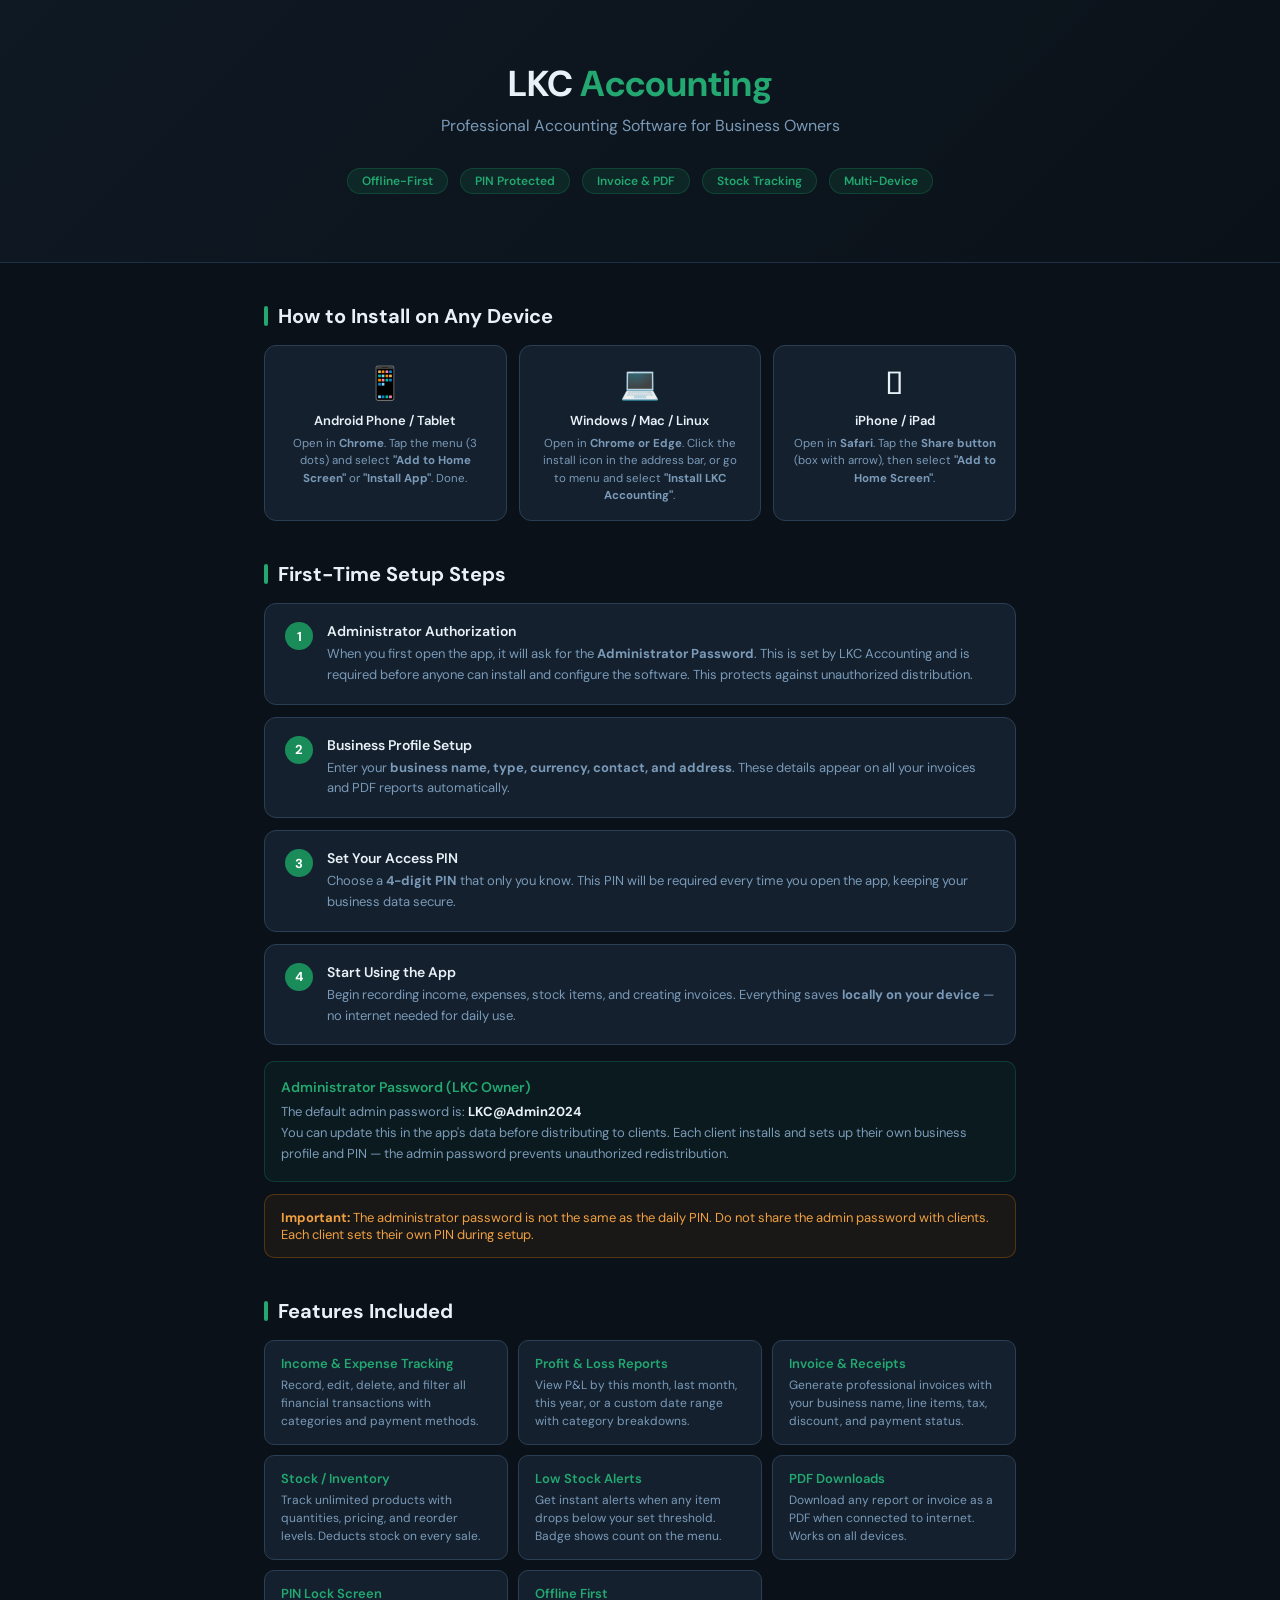
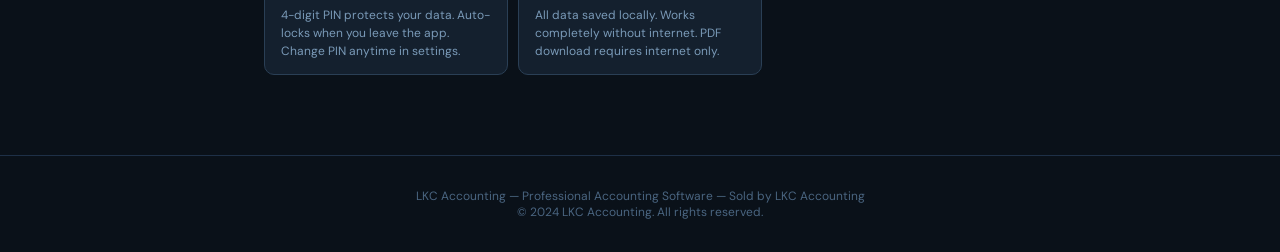
<file: install-guide.html>
<!DOCTYPE html>
<html lang="en">
<head>
<meta charset="UTF-8">
<meta name="viewport" content="width=device-width, initial-scale=1.0">
<title>LKC Accounting - Install Guide</title>
<link href="https://fonts.googleapis.com/css2?family=DM+Sans:wght@400;500;600;700&display=swap" rel="stylesheet">
<style>
*{box-sizing:border-box;margin:0;padding:0;}
body{font-family:'DM Sans',sans-serif;background:#0a1119;color:#e8f0f8;min-height:100vh;}
.hero{background:linear-gradient(135deg,#0f1923 0%,#0a1119 100%);padding:60px 24px;text-align:center;border-bottom:1px solid #1e3047;}
.logo{font-size:36px;font-weight:700;color:#e8f0f8;margin-bottom:8px;}
.logo span{color:#22a870;}
.tagline{color:#7a9ab8;font-size:16px;margin-bottom:32px;}
.badge{display:inline-block;background:rgba(26,140,90,.15);color:#22a870;border:1px solid rgba(26,140,90,.3);border-radius:20px;padding:4px 14px;font-size:12px;font-weight:600;margin:0 4px 8px;}
.container{max-width:800px;margin:0 auto;padding:40px 24px;}
.section{margin-bottom:40px;}
.section h2{font-size:20px;font-weight:700;margin-bottom:16px;color:#e8f0f8;display:flex;align-items:center;gap:10px;}
.section h2::before{content:'';display:inline-block;width:4px;height:20px;background:#22a870;border-radius:2px;}
.steps{display:flex;flex-direction:column;gap:12px;}
.step{background:#14202e;border:1px solid #2a3f55;border-radius:12px;padding:18px 20px;display:flex;gap:14px;align-items:flex-start;}
.step-num{width:28px;height:28px;border-radius:50%;background:#1a8c5a;color:#fff;font-size:13px;font-weight:700;display:flex;align-items:center;justify-content:center;flex-shrink:0;}
.step h3{font-size:14px;font-weight:600;margin-bottom:4px;}
.step p{font-size:13px;color:#7a9ab8;line-height:1.6;}
.step code{background:#1f3145;border:1px solid #2a3f55;border-radius:4px;padding:1px 6px;font-size:12px;font-family:monospace;color:#22a870;}
.devices{display:grid;grid-template-columns:repeat(3,1fr);gap:12px;margin-top:16px;}
.device{background:#14202e;border:1px solid #2a3f55;border-radius:12px;padding:16px;text-align:center;}
.device-icon{font-size:32px;margin-bottom:8px;}
.device h3{font-size:13px;font-weight:600;margin-bottom:6px;}
.device p{font-size:11.5px;color:#7a9ab8;line-height:1.5;}
.warning{background:rgba(217,119,6,.08);border:1px solid rgba(217,119,6,.3);border-radius:10px;padding:14px 16px;font-size:13px;color:#f0a040;margin-top:12px;}
.admin-box{background:rgba(26,140,90,.08);border:1px solid rgba(26,140,90,.3);border-radius:10px;padding:16px;margin-top:12px;}
.admin-box h3{font-size:14px;font-weight:600;color:#22a870;margin-bottom:6px;}
.admin-box p{font-size:13px;color:#7a9ab8;line-height:1.6;}
.admin-box strong{color:#e8f0f8;}
.feature-grid{display:grid;grid-template-columns:repeat(auto-fit,minmax(220px,1fr));gap:10px;}
.feature{background:#14202e;border:1px solid #2a3f55;border-radius:10px;padding:14px 16px;}
.feature h3{font-size:13px;font-weight:600;margin-bottom:4px;color:#22a870;}
.feature p{font-size:12px;color:#7a9ab8;line-height:1.5;}
.footer{text-align:center;padding:32px 24px;border-top:1px solid #1e3047;color:#4a6580;font-size:12px;}
@media(max-width:600px){.devices{grid-template-columns:1fr 1fr;}.devices .device:last-child{grid-column:span 2;}}
</style>
</head>
<body>
<div class="hero">
  <div class="logo">LKC <span>Accounting</span></div>
  <div class="tagline">Professional Accounting Software for Business Owners</div>
  <div>
    <span class="badge">Offline-First</span>
    <span class="badge">PIN Protected</span>
    <span class="badge">Invoice & PDF</span>
    <span class="badge">Stock Tracking</span>
    <span class="badge">Multi-Device</span>
  </div>
</div>

<div class="container">
  <div class="section">
    <h2>How to Install on Any Device</h2>
    <div class="devices">
      <div class="device">
        <div class="device-icon">&#128241;</div>
        <h3>Android Phone / Tablet</h3>
        <p>Open in <strong>Chrome</strong>. Tap the menu (3 dots) and select <strong>"Add to Home Screen"</strong> or <strong>"Install App"</strong>. Done.</p>
      </div>
      <div class="device">
        <div class="device-icon">&#128187;</div>
        <h3>Windows / Mac / Linux</h3>
        <p>Open in <strong>Chrome or Edge</strong>. Click the install icon in the address bar, or go to menu and select <strong>"Install LKC Accounting"</strong>.</p>
      </div>
      <div class="device">
        <div class="device-icon">&#63743;</div>
        <h3>iPhone / iPad</h3>
        <p>Open in <strong>Safari</strong>. Tap the <strong>Share button</strong> (box with arrow), then select <strong>"Add to Home Screen"</strong>.</p>
      </div>
    </div>
  </div>

  <div class="section">
    <h2>First-Time Setup Steps</h2>
    <div class="steps">
      <div class="step">
        <div class="step-num">1</div>
        <div>
          <h3>Administrator Authorization</h3>
          <p>When you first open the app, it will ask for the <strong>Administrator Password</strong>. This is set by LKC Accounting and is required before anyone can install and configure the software. This protects against unauthorized distribution.</p>
        </div>
      </div>
      <div class="step">
        <div class="step-num">2</div>
        <div>
          <h3>Business Profile Setup</h3>
          <p>Enter your <strong>business name, type, currency, contact, and address</strong>. These details appear on all your invoices and PDF reports automatically.</p>
        </div>
      </div>
      <div class="step">
        <div class="step-num">3</div>
        <div>
          <h3>Set Your Access PIN</h3>
          <p>Choose a <strong>4-digit PIN</strong> that only you know. This PIN will be required every time you open the app, keeping your business data secure.</p>
        </div>
      </div>
      <div class="step">
        <div class="step-num">4</div>
        <div>
          <h3>Start Using the App</h3>
          <p>Begin recording income, expenses, stock items, and creating invoices. Everything saves <strong>locally on your device</strong> — no internet needed for daily use.</p>
        </div>
      </div>
    </div>

    <div class="admin-box" style="margin-top:16px;">
      <h3>Administrator Password (LKC Owner)</h3>
      <p>The default admin password is: <strong>LKC@Admin2024</strong><br>
      You can update this in the app's data before distributing to clients. Each client installs and sets up their own business profile and PIN — the admin password prevents unauthorized redistribution.</p>
    </div>

    <div class="warning">
      <strong>Important:</strong> The administrator password is not the same as the daily PIN. Do not share the admin password with clients. Each client sets their own PIN during setup.
    </div>
  </div>

  <div class="section">
    <h2>Features Included</h2>
    <div class="feature-grid">
      <div class="feature"><h3>Income & Expense Tracking</h3><p>Record, edit, delete, and filter all financial transactions with categories and payment methods.</p></div>
      <div class="feature"><h3>Profit & Loss Reports</h3><p>View P&L by this month, last month, this year, or a custom date range with category breakdowns.</p></div>
      <div class="feature"><h3>Invoice & Receipts</h3><p>Generate professional invoices with your business name, line items, tax, discount, and payment status.</p></div>
      <div class="feature"><h3>Stock / Inventory</h3><p>Track unlimited products with quantities, pricing, and reorder levels. Deducts stock on every sale.</p></div>
      <div class="feature"><h3>Low Stock Alerts</h3><p>Get instant alerts when any item drops below your set threshold. Badge shows count on the menu.</p></div>
      <div class="feature"><h3>PDF Downloads</h3><p>Download any report or invoice as a PDF when connected to internet. Works on all devices.</p></div>
      <div class="feature"><h3>PIN Lock Screen</h3><p>4-digit PIN protects your data. Auto-locks when you leave the app. Change PIN anytime in settings.</p></div>
      <div class="feature"><h3>Offline First</h3><p>All data saved locally. Works completely without internet. PDF download requires internet only.</p></div>
    </div>
  </div>
</div>

<div class="footer">
  LKC Accounting &mdash; Professional Accounting Software &mdash; Sold by LKC Accounting<br>
  &copy; 2024 LKC Accounting. All rights reserved.
</div>
</body>
</html>
</file>
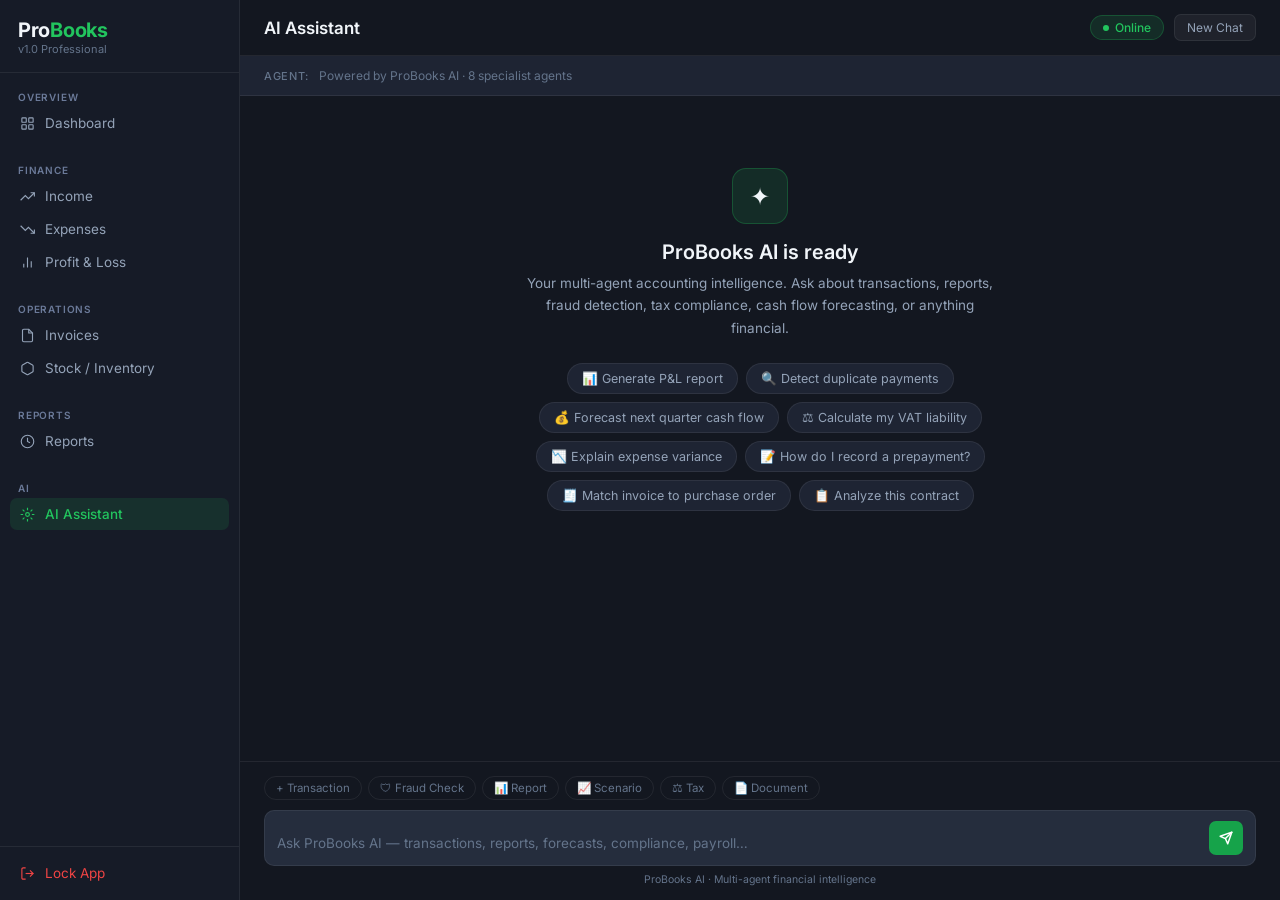
<file: probooks-ai-widget.html>
<!DOCTYPE html>
<html lang="en">
<head>
<meta charset="UTF-8"/>
<meta name="viewport" content="width=device-width, initial-scale=1.0"/>
<title>ProBooks AI Assistant</title>
<link href="https://fonts.googleapis.com/css2?family=Inter:wght@300;400;500;600;700&display=swap" rel="stylesheet"/>
<style>
/* ── Design tokens extracted from ProBooks app ──────────────────────────── */
:root {
  --bg-base:       #131720;
  --bg-sidebar:    #161b27;
  --bg-card:       #1e2433;
  --bg-card-hover: #222840;
  --bg-input:      #252d3d;
  --border:        rgba(255,255,255,0.07);
  --border-focus:  rgba(34,197,94,0.4);

  --text-primary:  #f1f5f9;
  --text-secondary:#94a3b8;
  --text-muted:    #64748b;
  --text-label:    #6b7a99;

  --green:         #22c55e;
  --green-dim:     #16a34a;
  --green-bg:      rgba(34,197,94,0.12);
  --green-border:  rgba(34,197,94,0.25);
  --red:           #ef4444;
  --red-bg:        rgba(239,68,68,0.1);
  --amber:         #f59e0b;
  --amber-bg:      rgba(245,158,11,0.1);
  --blue:          #3b82f6;

  --radius:        10px;
  --radius-sm:     7px;
  --radius-lg:     14px;

  --font: 'Inter', -apple-system, BlinkMacSystemFont, sans-serif;
}

*, *::before, *::after { box-sizing: border-box; margin: 0; padding: 0; }

html, body {
  height: 100%;
  background: var(--bg-base);
  font-family: var(--font);
  color: var(--text-primary);
  overflow: hidden;
}

/* ── Layout: sidebar + main ─────────────────────────────────────────────── */
.layout {
  display: flex;
  height: 100vh;
}

/* ── Sidebar ─────────────────────────────────────────────────────────────── */
.sidebar {
  width: 240px;
  flex-shrink: 0;
  background: var(--bg-sidebar);
  border-right: 1px solid var(--border);
  display: flex;
  flex-direction: column;
  padding: 0;
  overflow: hidden;
}

.sidebar-logo {
  padding: 20px 18px 16px;
  border-bottom: 1px solid var(--border);
}

.logo-text {
  font-size: 20px;
  font-weight: 700;
  letter-spacing: -0.3px;
  line-height: 1;
  margin-bottom: 2px;
}
.logo-text .pro { color: var(--text-primary); }
.logo-text .books { color: var(--green); }

.logo-version {
  font-size: 11px;
  color: var(--text-muted);
  font-weight: 400;
}

.sidebar-section {
  padding: 18px 10px 6px;
}

.sidebar-section-label {
  font-size: 10px;
  font-weight: 600;
  text-transform: uppercase;
  letter-spacing: 0.08em;
  color: var(--text-label);
  padding: 0 8px;
  margin-bottom: 4px;
}

.sidebar-item {
  display: flex;
  align-items: center;
  gap: 10px;
  padding: 8px 10px;
  border-radius: var(--radius-sm);
  font-size: 13.5px;
  font-weight: 400;
  color: var(--text-secondary);
  cursor: pointer;
  transition: all 0.15s;
  margin-bottom: 1px;
  text-decoration: none;
  border: none;
  background: none;
  width: 100%;
  text-align: left;
}

.sidebar-item:hover {
  background: rgba(255,255,255,0.05);
  color: var(--text-primary);
}

.sidebar-item.active {
  background: var(--green-bg);
  color: var(--green);
  font-weight: 500;
}

.sidebar-item svg { width: 15px; height: 15px; flex-shrink: 0; }

.sidebar-bottom {
  margin-top: auto;
  border-top: 1px solid var(--border);
  padding: 10px;
}

/* ── Main area ───────────────────────────────────────────────────────────── */
.main {
  flex: 1;
  display: flex;
  flex-direction: column;
  overflow: hidden;
  min-width: 0;
}

/* ── Top bar ─────────────────────────────────────────────────────────────── */
.topbar {
  display: flex;
  align-items: center;
  justify-content: space-between;
  padding: 0 24px;
  height: 56px;
  border-bottom: 1px solid var(--border);
  flex-shrink: 0;
  background: var(--bg-base);
}

.topbar-title {
  font-size: 17px;
  font-weight: 600;
  color: var(--text-primary);
}

.topbar-right {
  display: flex;
  align-items: center;
  gap: 10px;
}

.status-pill {
  display: inline-flex;
  align-items: center;
  gap: 6px;
  padding: 4px 12px;
  border-radius: 20px;
  font-size: 12px;
  font-weight: 500;
  border: 1px solid var(--green-border);
  color: var(--green);
  background: var(--green-bg);
}

.status-pill.offline {
  border-color: rgba(239,68,68,0.3);
  color: var(--red);
  background: var(--red-bg);
}

.status-dot {
  width: 6px; height: 6px;
  border-radius: 50%;
  background: currentColor;
  animation: blink 2s ease infinite;
}
.offline .status-dot { animation: none; }
@keyframes blink { 0%,100%{opacity:1} 50%{opacity:0.35} }

.topbar-btn {
  background: rgba(255,255,255,0.05);
  border: 1px solid var(--border);
  color: var(--text-secondary);
  border-radius: var(--radius-sm);
  padding: 5px 12px;
  font-family: var(--font);
  font-size: 12px;
  cursor: pointer;
  transition: all 0.15s;
}
.topbar-btn:hover { background: rgba(255,255,255,0.09); color: var(--text-primary); }

/* ── Agent bar ───────────────────────────────────────────────────────────── */
.agent-bar {
  display: flex;
  align-items: center;
  gap: 10px;
  padding: 9px 24px;
  background: var(--bg-card);
  border-bottom: 1px solid var(--border);
  flex-shrink: 0;
  min-height: 40px;
}

.agent-bar-label {
  font-size: 11px;
  color: var(--text-muted);
  font-weight: 500;
  text-transform: uppercase;
  letter-spacing: 0.06em;
}

.agent-pill {
  display: inline-flex;
  align-items: center;
  gap: 5px;
  padding: 3px 10px;
  border-radius: 20px;
  font-size: 11.5px;
  font-weight: 500;
  background: var(--green-bg);
  border: 1px solid var(--green-border);
  color: var(--green);
  transition: all 0.2s;
}

.agent-pill.hidden { display: none; }

.agent-hint {
  font-size: 12px;
  color: var(--text-muted);
}

/* ── Messages ────────────────────────────────────────────────────────────── */
.messages {
  flex: 1;
  overflow-y: auto;
  padding: 24px;
  display: flex;
  flex-direction: column;
  gap: 16px;
}

.messages::-webkit-scrollbar { width: 4px; }
.messages::-webkit-scrollbar-track { background: transparent; }
.messages::-webkit-scrollbar-thumb { background: rgba(255,255,255,0.08); border-radius: 2px; }

/* Welcome */
.welcome {
  display: flex;
  flex-direction: column;
  align-items: center;
  text-align: center;
  padding: 48px 20px 24px;
  animation: fadeUp 0.4s ease;
}

.welcome-icon {
  width: 56px; height: 56px;
  background: var(--green-bg);
  border: 1px solid var(--green-border);
  border-radius: 14px;
  display: flex; align-items: center; justify-content: center;
  font-size: 24px;
  margin-bottom: 16px;
}

.welcome h2 {
  font-size: 20px;
  font-weight: 600;
  color: var(--text-primary);
  margin-bottom: 8px;
}

.welcome p {
  font-size: 13.5px;
  color: var(--text-secondary);
  max-width: 480px;
  line-height: 1.65;
  margin-bottom: 24px;
}

.chips {
  display: flex;
  flex-wrap: wrap;
  gap: 8px;
  justify-content: center;
  max-width: 600px;
}

.chip {
  background: var(--bg-card);
  border: 1px solid var(--border);
  border-radius: 20px;
  padding: 7px 14px;
  font-size: 12.5px;
  color: var(--text-secondary);
  cursor: pointer;
  transition: all 0.15s;
  font-family: var(--font);
}
.chip:hover {
  border-color: var(--green-border);
  color: var(--green);
  background: var(--green-bg);
}

/* Message rows */
.msg {
  display: flex;
  gap: 10px;
  animation: fadeUp 0.25s ease;
  max-width: 100%;
}
.msg.user { flex-direction: row-reverse; }

@keyframes fadeUp {
  from { opacity: 0; transform: translateY(8px); }
  to { opacity: 1; transform: translateY(0); }
}

.avatar {
  width: 30px; height: 30px;
  border-radius: 8px;
  flex-shrink: 0;
  display: flex; align-items: center; justify-content: center;
  font-size: 12px;
  font-weight: 700;
  align-self: flex-end;
}

.msg.ai .avatar {
  background: var(--green-bg);
  border: 1px solid var(--green-border);
  color: var(--green);
}

.msg.user .avatar {
  background: rgba(59,130,246,0.15);
  border: 1px solid rgba(59,130,246,0.25);
  color: var(--blue);
}

.msg-inner { max-width: calc(100% - 44px); }

.bubble {
  padding: 11px 15px;
  border-radius: var(--radius);
  font-size: 13.5px;
  line-height: 1.65;
  word-break: break-word;
}

.msg.ai .bubble {
  background: var(--bg-card);
  border: 1px solid var(--border);
  color: var(--text-primary);
  border-bottom-left-radius: 3px;
}

.msg.user .bubble {
  background: var(--green-dim);
  color: #fff;
  border-bottom-right-radius: 3px;
}

.bubble.offline {
  background: var(--amber-bg);
  border-color: rgba(245,158,11,0.2);
  color: var(--amber);
}

.bubble.error {
  background: var(--red-bg);
  border-color: rgba(239,68,68,0.2);
  color: var(--red);
}

.bubble pre {
  background: rgba(0,0,0,0.3);
  border: 1px solid var(--border);
  border-radius: var(--radius-sm);
  padding: 10px 12px;
  overflow-x: auto;
  font-family: 'Menlo', 'Consolas', monospace;
  font-size: 12px;
  margin: 8px 0;
  color: #a8d8a8;
}

.bubble code {
  font-family: 'Menlo', 'Consolas', monospace;
  font-size: 12px;
  background: rgba(0,0,0,0.2);
  padding: 1px 5px;
  border-radius: 4px;
}

.bubble strong { font-weight: 600; }

.msg-meta {
  font-size: 10px;
  color: var(--text-muted);
  margin-top: 4px;
  display: flex;
  align-items: center;
  gap: 4px;
}

/* Typing */
.typing {
  display: flex;
  align-items: center;
  gap: 4px;
  padding: 12px 14px;
  background: var(--bg-card);
  border: 1px solid var(--border);
  border-radius: var(--radius);
  border-bottom-left-radius: 3px;
  max-width: 60px;
}
.typing span {
  width: 5px; height: 5px;
  border-radius: 50%;
  background: var(--green);
  animation: typebounce 1.2s ease infinite;
}
.typing span:nth-child(2) { animation-delay: 0.2s; }
.typing span:nth-child(3) { animation-delay: 0.4s; }
@keyframes typebounce {
  0%,100%{transform:translateY(0);opacity:0.35}
  40%{transform:translateY(-4px);opacity:1}
}

/* ── Offline banner ──────────────────────────────────────────────────────── */
.offline-banner {
  display: none;
  background: rgba(245,158,11,0.08);
  border-bottom: 1px solid rgba(245,158,11,0.2);
  padding: 8px 24px;
  font-size: 12px;
  color: var(--amber);
  align-items: center;
  gap: 8px;
  flex-shrink: 0;
}
.offline-banner.show { display: flex; }

/* ── Input area ──────────────────────────────────────────────────────────── */
.input-area {
  border-top: 1px solid var(--border);
  padding: 14px 24px;
  background: var(--bg-base);
  flex-shrink: 0;
}

.quick-actions {
  display: flex;
  gap: 6px;
  margin-bottom: 10px;
  flex-wrap: wrap;
}

.qa-btn {
  background: transparent;
  border: 1px solid var(--border);
  border-radius: 16px;
  padding: 4px 11px;
  font-family: var(--font);
  font-size: 11.5px;
  color: var(--text-muted);
  cursor: pointer;
  transition: all 0.15s;
  white-space: nowrap;
}
.qa-btn:hover {
  border-color: var(--green-border);
  color: var(--green);
  background: var(--green-bg);
}

.input-row {
  display: flex;
  align-items: flex-end;
  gap: 10px;
  background: var(--bg-input);
  border: 1.5px solid var(--border);
  border-radius: var(--radius);
  padding: 10px 12px;
  transition: border-color 0.2s;
}
.input-row:focus-within { border-color: rgba(34,197,94,0.35); }

.textarea {
  flex: 1;
  background: transparent;
  border: none;
  outline: none;
  resize: none;
  font-family: var(--font);
  font-size: 13.5px;
  color: var(--text-primary);
  line-height: 1.5;
  max-height: 120px;
  min-height: 22px;
  overflow-y: auto;
}
.textarea::placeholder { color: var(--text-muted); }

.send-btn {
  width: 34px; height: 34px;
  background: var(--green-dim);
  border: none;
  border-radius: var(--radius-sm);
  cursor: pointer;
  display: flex; align-items: center; justify-content: center;
  transition: all 0.15s;
  flex-shrink: 0;
  color: #fff;
}
.send-btn:hover { background: var(--green); }
.send-btn:disabled { opacity: 0.3; cursor: not-allowed; }
.send-btn svg { width: 14px; height: 14px; }

.input-hint {
  font-size: 10.5px;
  color: var(--text-muted);
  margin-top: 7px;
  text-align: center;
}

/* ── Agent cards in sidebar ──────────────────────────────────────────────── */
.agent-grid {
  padding: 8px 10px;
  display: flex;
  flex-direction: column;
  gap: 2px;
}

/* Responsive */
@media (max-width: 640px) {
  .sidebar { display: none; }
  .topbar { padding: 0 16px; }
  .messages { padding: 16px; }
  .input-area { padding: 12px 16px; }
  .agent-bar { padding: 8px 16px; }
}
</style>
</head>
<body>

<div class="layout">

  <!-- Sidebar matching ProBooks nav -->
  <aside class="sidebar">
    <div class="sidebar-logo">
      <div class="logo-text"><span class="pro">Pro</span><span class="books">Books</span></div>
      <div class="logo-version">v1.0 Professional</div>
    </div>

    <div class="sidebar-section">
      <div class="sidebar-section-label">Overview</div>
      <a href="/app.com/" class="sidebar-item">
        <svg viewBox="0 0 24 24" fill="none" stroke="currentColor" stroke-width="1.8"><rect x="3" y="3" width="7" height="7" rx="1"/><rect x="14" y="3" width="7" height="7" rx="1"/><rect x="3" y="14" width="7" height="7" rx="1"/><rect x="14" y="14" width="7" height="7" rx="1"/></svg>
        Dashboard
      </a>
    </div>

    <div class="sidebar-section">
      <div class="sidebar-section-label">Finance</div>
      <a href="/app.com/#income" class="sidebar-item">
        <svg viewBox="0 0 24 24" fill="none" stroke="currentColor" stroke-width="1.8"><polyline points="23 6 13.5 15.5 8.5 10.5 1 18"/><polyline points="17 6 23 6 23 12"/></svg>
        Income
      </a>
      <a href="/app.com/#expenses" class="sidebar-item">
        <svg viewBox="0 0 24 24" fill="none" stroke="currentColor" stroke-width="1.8"><polyline points="23 18 13.5 8.5 8.5 13.5 1 6"/><polyline points="17 18 23 18 23 12"/></svg>
        Expenses
      </a>
      <a href="/app.com/#pl" class="sidebar-item">
        <svg viewBox="0 0 24 24" fill="none" stroke="currentColor" stroke-width="1.8"><line x1="18" y1="20" x2="18" y2="10"/><line x1="12" y1="20" x2="12" y2="4"/><line x1="6" y1="20" x2="6" y2="14"/></svg>
        Profit & Loss
      </a>
    </div>

    <div class="sidebar-section">
      <div class="sidebar-section-label">Operations</div>
      <a href="/app.com/#invoices" class="sidebar-item">
        <svg viewBox="0 0 24 24" fill="none" stroke="currentColor" stroke-width="1.8"><path d="M14 2H6a2 2 0 0 0-2 2v16a2 2 0 0 0 2 2h12a2 2 0 0 0 2-2V8z"/><polyline points="14 2 14 8 20 8"/></svg>
        Invoices
      </a>
      <a href="/app.com/#stock" class="sidebar-item">
        <svg viewBox="0 0 24 24" fill="none" stroke="currentColor" stroke-width="1.8"><path d="M21 16V8a2 2 0 0 0-1-1.73l-7-4a2 2 0 0 0-2 0l-7 4A2 2 0 0 0 3 8v8a2 2 0 0 0 1 1.73l7 4a2 2 0 0 0 2 0l7-4A2 2 0 0 0 21 16z"/></svg>
        Stock / Inventory
      </a>
    </div>

    <div class="sidebar-section">
      <div class="sidebar-section-label">Reports</div>
      <a href="/app.com/#reports" class="sidebar-item">
        <svg viewBox="0 0 24 24" fill="none" stroke="currentColor" stroke-width="1.8"><circle cx="12" cy="12" r="10"/><polyline points="12 6 12 12 16 14"/></svg>
        Reports
      </a>
    </div>

    <div class="sidebar-section">
      <div class="sidebar-section-label">AI</div>
      <div class="sidebar-item active">
        <svg viewBox="0 0 24 24" fill="none" stroke="currentColor" stroke-width="1.8"><circle cx="12" cy="12" r="3"/><path d="M12 1v4M12 19v4M4.22 4.22l2.83 2.83M16.95 16.95l2.83 2.83M1 12h4M19 12h4M4.22 19.78l2.83-2.83M16.95 7.05l2.83-2.83"/></svg>
        AI Assistant
      </div>
    </div>

    <div class="sidebar-bottom">
      <div class="sidebar-item" style="color: var(--red);">
        <svg viewBox="0 0 24 24" fill="none" stroke="currentColor" stroke-width="1.8"><path d="M9 21H5a2 2 0 0 1-2-2V5a2 2 0 0 1 2-2h4"/><polyline points="16 17 21 12 16 7"/><line x1="21" y1="12" x2="9" y2="12"/></svg>
        Lock App
      </div>
    </div>
  </aside>

  <!-- Main content -->
  <div class="main">
    <!-- Topbar -->
    <div class="topbar">
      <div class="topbar-title">AI Assistant</div>
      <div class="topbar-right">
        <div class="status-pill" id="statusPill">
          <div class="status-dot"></div>
          <span id="statusText">Online</span>
        </div>
        <button class="topbar-btn" onclick="clearChat()">New Chat</button>
      </div>
    </div>

    <!-- Offline banner -->
    <div class="offline-banner" id="offlineBanner">
      ⚡ You're offline — ProBooks AI needs an internet connection to work.
    </div>

    <!-- Agent indicator -->
    <div class="agent-bar">
      <span class="agent-bar-label">Agent:</span>
      <span class="agent-pill hidden" id="agentPill"></span>
      <span class="agent-hint" id="agentHint">Powered by ProBooks AI · 8 specialist agents</span>
    </div>

    <!-- Messages -->
    <div class="messages" id="messages">
      <div class="welcome" id="welcomeBlock">
        <div class="welcome-icon">✦</div>
        <h2>ProBooks AI is ready</h2>
        <p>Your multi-agent accounting intelligence. Ask about transactions, reports, fraud detection, tax compliance, cash flow forecasting, or anything financial.</p>
        <div class="chips">
          <div class="chip" onclick="sendChip(this)">📊 Generate P&amp;L report</div>
          <div class="chip" onclick="sendChip(this)">🔍 Detect duplicate payments</div>
          <div class="chip" onclick="sendChip(this)">💰 Forecast next quarter cash flow</div>
          <div class="chip" onclick="sendChip(this)">⚖ Calculate my VAT liability</div>
          <div class="chip" onclick="sendChip(this)">📉 Explain expense variance</div>
          <div class="chip" onclick="sendChip(this)">📝 How do I record a prepayment?</div>
          <div class="chip" onclick="sendChip(this)">🧾 Match invoice to purchase order</div>
          <div class="chip" onclick="sendChip(this)">📋 Analyze this contract</div>
        </div>
      </div>
    </div>

    <!-- Input area -->
    <div class="input-area">
      <div class="quick-actions">
        <button class="qa-btn" onclick="fill('Categorize this transaction: ')">+ Transaction</button>
        <button class="qa-btn" onclick="fill('Check for fraud or anomalies in: ')">🛡 Fraud Check</button>
        <button class="qa-btn" onclick="fill('Generate income statement for ')">📊 Report</button>
        <button class="qa-btn" onclick="fill('What if my sales drop 20%?')">📈 Scenario</button>
        <button class="qa-btn" onclick="fill('Calculate KRA tax on ')">⚖ Tax</button>
        <button class="qa-btn" onclick="fill('Analyze this document: ')">📄 Document</button>
      </div>
      <div class="input-row">
        <textarea
          class="textarea"
          id="chatInput"
          placeholder="Ask ProBooks AI — transactions, reports, forecasts, compliance, payroll…"
          rows="1"
          onkeydown="handleKey(event)"
          oninput="resize(this)"
        ></textarea>
        <button class="send-btn" id="sendBtn" onclick="send()">
          <svg viewBox="0 0 24 24" fill="none" stroke="currentColor" stroke-width="2.5" stroke-linecap="round" stroke-linejoin="round">
            <line x1="22" y1="2" x2="11" y2="13"></line>
            <polygon points="22 2 15 22 11 13 2 9 22 2"></polygon>
          </svg>
        </button>
      </div>
      <div class="input-hint">ProBooks AI · Multi-agent financial intelligence</div>
    </div>
  </div>
</div>

<script src="probooks-ai.js"></script>
<script>
let busy = false;

// Network status
function updateNet() {
  const on = navigator.onLine;
  const pill = document.getElementById('statusPill');
  const txt = document.getElementById('statusText');
  const banner = document.getElementById('offlineBanner');
  pill.className = 'status-pill' + (on ? '' : ' offline');
  txt.textContent = on ? 'Online' : 'Offline';
  banner.className = 'offline-banner' + (on ? '' : ' show');
}
window.addEventListener('online', updateNet);
window.addEventListener('offline', updateNet);
updateNet();

// Input helpers
function resize(el) {
  el.style.height = 'auto';
  el.style.height = Math.min(el.scrollHeight, 120) + 'px';
}
function handleKey(e) {
  if (e.key === 'Enter' && !e.shiftKey) { e.preventDefault(); send(); }
}
function fill(text) {
  const i = document.getElementById('chatInput');
  i.value = text; i.focus(); resize(i);
}
function sendChip(el) {
  fill(el.textContent.replace(/^[^\w\s]*\s*/, ''));
  send();
}

// Render helpers
function escHtml(s) {
  return s.replace(/&/g,'&amp;').replace(/</g,'&lt;').replace(/>/g,'&gt;');
}
function fmt(text) {
  return escHtml(text)
    .replace(/```([\s\S]*?)```/g, '<pre>$1</pre>')
    .replace(/`([^`\n]+)`/g, '<code>$1</code>')
    .replace(/\*\*([^*]+)\*\*/g, '<strong>$1</strong>')
    .replace(/\*([^*\n]+)\*/g, '<em>$1</em>')
    .replace(/\n/g, '<br>');
}

function addMsg(text, role, cls) {
  const area = document.getElementById('messages');
  const wb = document.getElementById('welcomeBlock');
  if (wb) wb.remove();

  const row = document.createElement('div');
  row.className = `msg ${role}`;

  const av = document.createElement('div');
  av.className = 'avatar';
  av.textContent = role === 'ai' ? 'AI' : 'U';

  const inner = document.createElement('div');
  inner.className = 'msg-inner';

  const bub = document.createElement('div');
  bub.className = `bubble ${cls||''}`;
  bub.innerHTML = fmt(text);
  inner.appendChild(bub);

  if (role === 'ai') { row.appendChild(av); row.appendChild(inner); }
  else { row.appendChild(inner); row.appendChild(av); }

  area.appendChild(row);
  area.scrollTop = area.scrollHeight;
  return bub;
}

function showTyping() {
  const area = document.getElementById('messages');
  const wb = document.getElementById('welcomeBlock');
  if (wb) wb.remove();
  const row = document.createElement('div');
  row.className = 'msg ai'; row.id = 'typing';
  const av = document.createElement('div'); av.className = 'avatar'; av.textContent = 'AI';
  const t = document.createElement('div'); t.className = 'typing';
  t.innerHTML = '<span></span><span></span><span></span>';
  row.appendChild(av); row.appendChild(t);
  area.appendChild(row); area.scrollTop = area.scrollHeight;
}
function hideTyping() { const el = document.getElementById('typing'); if(el) el.remove(); }

function setAgent(agent) {
  const pill = document.getElementById('agentPill');
  const hint = document.getElementById('agentHint');
  if (agent) {
    pill.textContent = `${agent.icon} ${agent.name}`;
    pill.className = 'agent-pill';
    hint.textContent = '';
  } else {
    pill.className = 'agent-pill hidden';
    hint.textContent = 'Powered by ProBooks AI · 8 specialist agents';
  }
}

async function send() {
  if (busy) return;
  const input = document.getElementById('chatInput');
  const msg = input.value.trim();
  if (!msg) return;

  input.value = ''; resize(input);
  busy = true;
  document.getElementById('sendBtn').disabled = true;

  addMsg(msg, 'user');

  if (!navigator.onLine) {
    addMsg("You're offline. Please connect to the internet to use ProBooks AI.", 'ai', 'offline');
    busy = false; document.getElementById('sendBtn').disabled = false;
    return;
  }

  showTyping();
  try {
    const res = await ProBooksAI.chat(msg);
    hideTyping();
    if (res.offline) addMsg(res.message, 'ai', 'offline');
    else if (res.error) addMsg(res.message, 'ai', 'error');
    else { setAgent(res.agent); addMsg(res.message, 'ai'); }
  } catch(e) {
    hideTyping();
    addMsg(`Unexpected error: ${e.message}`, 'ai', 'error');
  }

  busy = false;
  document.getElementById('sendBtn').disabled = false;
  document.getElementById('chatInput').focus();
}

function clearChat() {
  ProBooksAI.clearHistory();
  setAgent(null);
  document.getElementById('messages').innerHTML = `
    <div class="welcome" id="welcomeBlock">
      <div class="welcome-icon">✦</div>
      <h2>ProBooks AI is ready</h2>
      <p>Your multi-agent accounting intelligence. Ask about transactions, reports, fraud detection, tax compliance, cash flow forecasting, or anything financial.</p>
      <div class="chips">
        <div class="chip" onclick="sendChip(this)">📊 Generate P&L report</div>
        <div class="chip" onclick="sendChip(this)">🔍 Detect duplicate payments</div>
        <div class="chip" onclick="sendChip(this)">💰 Forecast next quarter cash flow</div>
        <div class="chip" onclick="sendChip(this)">⚖ Calculate my VAT liability</div>
        <div class="chip" onclick="sendChip(this)">📉 Explain expense variance</div>
        <div class="chip" onclick="sendChip(this)">📝 How do I record a prepayment?</div>
        <div class="chip" onclick="sendChip(this)">🧾 Match invoice to purchase order</div>
        <div class="chip" onclick="sendChip(this)">📋 Analyze this contract</div>
      </div>
    </div>`;
}
</script>
</body>
</html>
</file>
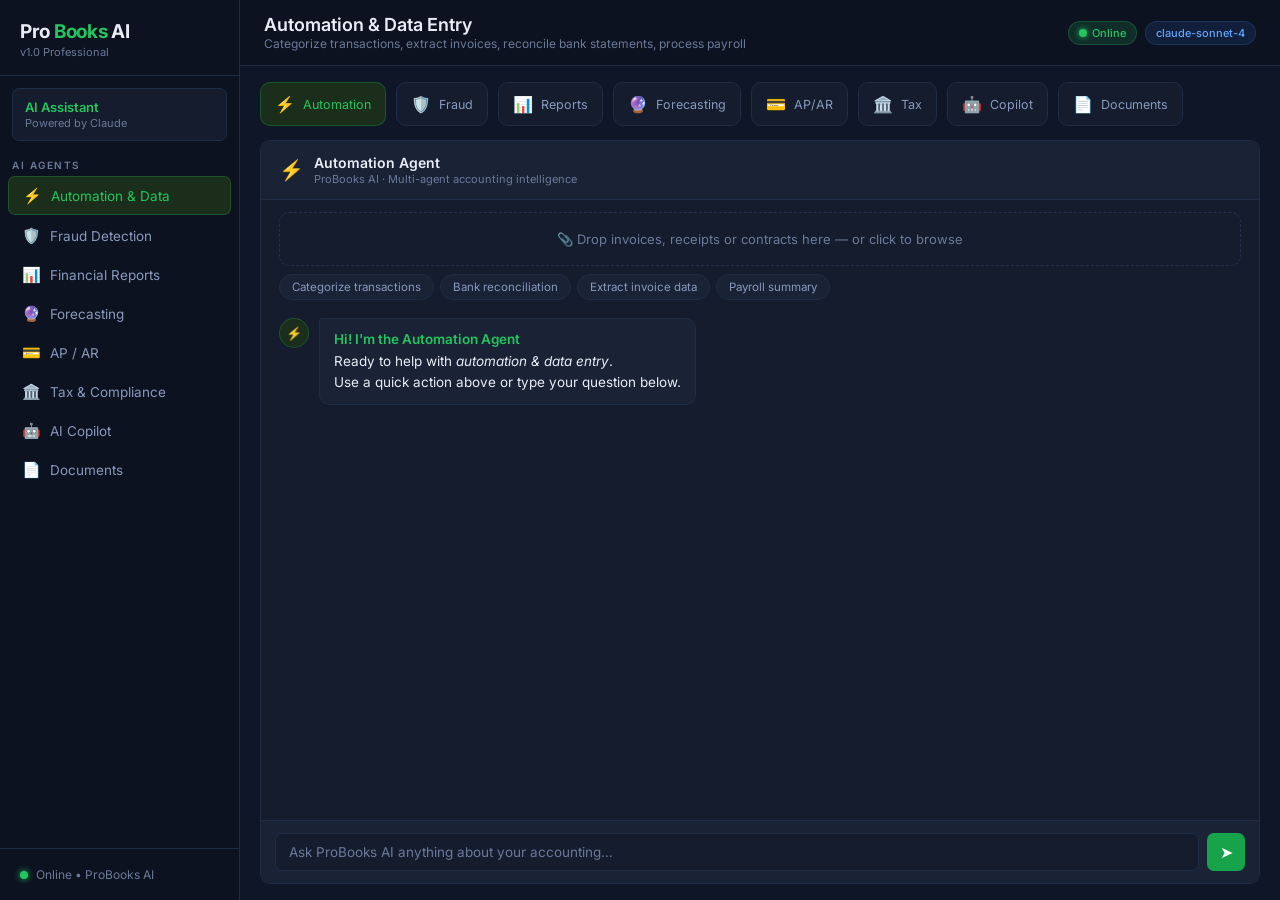
<file: probooks-ai.html>
<!DOCTYPE html>
<html lang="en">
<head>
  <meta charset="UTF-8" />
  <meta name="viewport" content="width=device-width, initial-scale=1.0" />
  <title>ProBooks AI Assistant</title>
  <link href="https://fonts.googleapis.com/css2?family=Inter:wght@300;400;500;600;700&display=swap" rel="stylesheet" />
  <style>
    /* ── PROBOOKS DARK THEME (matches screenshot exactly) ── */
    :root {
      --bg-deepest:  #0a0e1a;
      --bg-sidebar:  #0d1220;
      --bg-main:     #0f1628;
      --bg-card:     #141c2e;
      --bg-card2:    #1a2236;
      --bg-hover:    #1e2840;
      --bg-active:   #1b2d1b;
      --green:       #22c55e;
      --green-dim:   #16a34a;
      --green-glow:  rgba(34,197,94,.15);
      --green-border:rgba(34,197,94,.25);
      --red:         #ef4444;
      --red-dim:     #dc2626;
      --yellow:      #f59e0b;
      --text-white:  #e8edf5;
      --text-muted:  #6b7a99;
      --text-label:  #8899bb;
      --border:      #1e2d45;
      --border2:     #243050;
      --radius:      10px;
      --radius-sm:   7px;
    }
    *, *::before, *::after { box-sizing: border-box; margin: 0; padding: 0; }
    html, body { height: 100%; font-family: 'Inter', sans-serif; }
    body {
      background: var(--bg-deepest);
      color: var(--text-white);
      display: flex; height: 100vh; overflow: hidden;
    }

    /* ── OFFLINE BANNER ── */
    #offline-bar {
      display: none; position: fixed; top: 0; left: 0; right: 0; z-index: 9999;
      background: var(--red-dim); color: #fff; text-align: center;
      padding: 9px 16px; font-size: 13px; font-weight: 500;
    }
    body.is-offline #offline-bar { display: block; }
    body.is-offline { padding-top: 38px; }

    /* ── SIDEBAR ── */
    .sidebar {
      width: 240px; min-width: 240px;
      background: var(--bg-sidebar);
      border-right: 1px solid var(--border);
      display: flex; flex-direction: column;
      overflow-y: auto;
    }
    .brand {
      padding: 20px 20px 16px;
      border-bottom: 1px solid var(--border);
    }
    .brand-name { font-size: 19px; font-weight: 700; letter-spacing: -.3px; }
    .brand-name span { color: var(--green); }
    .brand-sub { font-size: 11px; color: var(--text-muted); margin-top: 2px; }

    .company-badge {
      margin: 12px 12px 0;
      background: var(--bg-card);
      border: 1px solid var(--border);
      border-radius: var(--radius-sm);
      padding: 10px 12px;
    }
    .company-name { font-size: 13px; font-weight: 600; color: var(--green); }
    .company-type { font-size: 11px; color: var(--text-muted); margin-top: 1px; }

    .nav-section {
      padding: 18px 12px 4px;
      font-size: 10px; font-weight: 600; letter-spacing: 1.5px;
      text-transform: uppercase; color: var(--text-muted);
    }
    .nav-item {
      display: flex; align-items: center; gap: 10px;
      padding: 9px 14px; margin: 1px 8px;
      border-radius: var(--radius-sm); cursor: pointer;
      font-size: 13.5px; color: var(--text-label);
      transition: all .15s; user-select: none;
    }
    .nav-item:hover { background: var(--bg-hover); color: var(--text-white); }
    .nav-item.active {
      background: var(--bg-active);
      color: var(--green);
      border: 1px solid var(--green-border);
    }
    .nav-item .ni { font-size: 15px; width: 18px; text-align: center; }

    .sidebar-bottom {
      margin-top: auto;
      border-top: 1px solid var(--border);
      padding: 10px 8px;
    }
    .conn-pill {
      display: flex; align-items: center; gap: 8px;
      padding: 8px 12px; border-radius: var(--radius-sm);
      font-size: 12px; color: var(--text-muted);
    }
    .dot {
      width: 8px; height: 8px; border-radius: 50%;
      background: var(--green); flex-shrink: 0;
      box-shadow: 0 0 6px var(--green);
      animation: blink 2.5s infinite;
    }
    body.is-offline .dot { background: var(--red); box-shadow: 0 0 6px var(--red); animation: none; }
    @keyframes blink { 0%,100%{opacity:1}50%{opacity:.35} }

    /* ── MAIN ── */
    .main {
      flex: 1; display: flex; flex-direction: column;
      overflow: hidden; background: var(--bg-main);
    }

    /* ── TOPBAR ── */
    .topbar {
      background: var(--bg-sidebar);
      border-bottom: 1px solid var(--border);
      padding: 14px 24px;
      display: flex; align-items: center; justify-content: space-between;
      flex-shrink: 0;
    }
    .topbar-left h1 {
      font-size: 18px; font-weight: 600; color: var(--text-white);
    }
    .topbar-left p { font-size: 12px; color: var(--text-muted); margin-top: 1px; }
    .topbar-right { display: flex; gap: 8px; align-items: center; }
    .pill {
      display: inline-flex; align-items: center; gap: 5px;
      padding: 4px 10px; border-radius: 100px; font-size: 11px; font-weight: 500;
    }
    .pill-green { background: var(--green-glow); color: var(--green); border: 1px solid var(--green-border); }
    .pill-blue { background: rgba(59,130,246,.12); color: #60a5fa; border: 1px solid rgba(59,130,246,.2); }
    .online-indicator {
      width: 8px; height: 8px; border-radius: 50%;
      background: var(--green); box-shadow: 0 0 6px var(--green);
    }
    body.is-offline .online-indicator { background: var(--red); box-shadow: none; }

    /* ── AGENT CARDS ROW ── */
    .agents-row {
      display: flex; gap: 10px;
      padding: 16px 20px 0; overflow-x: auto; flex-shrink: 0;
      scrollbar-width: none;
    }
    .agents-row::-webkit-scrollbar { display: none; }
    .agent-card {
      background: var(--bg-card);
      border: 1px solid var(--border);
      border-radius: var(--radius);
      padding: 11px 14px;
      cursor: pointer; transition: all .15s;
      white-space: nowrap; flex-shrink: 0;
      display: flex; align-items: center; gap: 8px;
      font-size: 12.5px; color: var(--text-label);
    }
    .agent-card:hover { background: var(--bg-hover); border-color: var(--border2); color: var(--text-white); }
    .agent-card.active {
      background: var(--bg-active);
      border-color: var(--green-border);
      color: var(--green);
    }
    .agent-card .ac-icon { font-size: 16px; }

    /* ── CHAT AREA ── */
    .chat-wrap {
      flex: 1; display: flex; flex-direction: column;
      margin: 14px 20px 16px; min-height: 0;
      background: var(--bg-card);
      border: 1px solid var(--border);
      border-radius: var(--radius);
      overflow: hidden; position: relative;
    }

    /* OFFLINE OVERLAY */
    .offline-overlay {
      display: none; position: absolute; inset: 0; z-index: 10;
      background: rgba(10,14,26,.88); backdrop-filter: blur(4px);
      align-items: center; justify-content: center; flex-direction: column;
      gap: 14px; text-align: center; padding: 40px;
    }
    body.is-offline .offline-overlay { display: flex; }
    .oo-icon { font-size: 48px; }
    .oo-title { font-size: 18px; font-weight: 600; color: var(--text-white); }
    .oo-text { font-size: 13px; color: var(--text-muted); max-width: 300px; line-height: 1.6; }
    .oo-badge {
      background: var(--red-dim); color: #fff;
      border-radius: 100px; padding: 5px 16px; font-size: 12px;
    }

    /* CHAT HEADER */
    .chat-header {
      padding: 13px 18px;
      border-bottom: 1px solid var(--border);
      display: flex; align-items: center; gap: 10px;
      background: var(--bg-card2); flex-shrink: 0;
    }
    .ch-icon { font-size: 20px; }
    .ch-name { font-size: 14px; font-weight: 600; }
    .ch-sub { font-size: 11px; color: var(--text-muted); margin-top: 1px; }

    /* MESSAGES */
    .messages {
      flex: 1; overflow-y: auto; padding: 18px;
      display: flex; flex-direction: column; gap: 14px;
      scrollbar-width: thin; scrollbar-color: var(--border) transparent;
    }
    .msg { display: flex; gap: 10px; max-width: 86%; }
    .msg.user { align-self: flex-end; flex-direction: row-reverse; }
    .msg-av {
      width: 30px; height: 30px; border-radius: 50%; flex-shrink: 0;
      display: flex; align-items: center; justify-content: center; font-size: 13px;
    }
    .msg.ai .msg-av { background: var(--bg-active); border: 1px solid var(--green-border); color: var(--green); }
    .msg.user .msg-av { background: var(--bg-card2); border: 1px solid var(--border); }
    .bubble {
      padding: 10px 14px; border-radius: 10px;
      font-size: 13.5px; line-height: 1.6;
    }
    .msg.ai .bubble {
      background: var(--bg-card2); border: 1px solid var(--border);
      border-top-left-radius: 3px; color: var(--text-white);
    }
    .msg.user .bubble {
      background: var(--green-dim); color: #fff;
      border-top-right-radius: 3px;
    }
    .bubble b, .bubble strong { color: var(--green); font-weight: 600; }
    .bubble .tag {
      background: rgba(34,197,94,.1); color: var(--green);
      border-radius: 4px; padding: 1px 6px; font-size: 11px;
      font-family: monospace; margin: 1px;
    }
    .bubble .warn { color: var(--red); font-weight: 600; }
    .bubble .ok { color: var(--green); font-weight: 600; }

    /* typing */
    .typing { display: flex; gap: 4px; padding: 6px 2px; align-items: center; }
    .typing span {
      width: 6px; height: 6px; border-radius: 50%;
      background: var(--green); opacity: .4;
      animation: typebounce .8s infinite;
    }
    .typing span:nth-child(2) { animation-delay:.15s }
    .typing span:nth-child(3) { animation-delay:.3s }
    @keyframes typebounce { 0%,80%,100%{transform:translateY(0);opacity:.4}40%{transform:translateY(-5px);opacity:1} }

    /* QUICK CHIPS */
    .quick-chips {
      display: flex; flex-wrap: wrap; gap: 6px;
      padding: 8px 18px 0; flex-shrink: 0;
    }
    .qchip {
      background: var(--bg-card2); border: 1px solid var(--border);
      border-radius: 100px; padding: 5px 12px;
      font-size: 11.5px; cursor: pointer; color: var(--text-label);
      transition: all .12s; font-family: 'Inter', sans-serif;
    }
    .qchip:hover { border-color: var(--green-border); color: var(--green); background: var(--green-glow); }

    /* INPUT */
    .input-row {
      padding: 12px 14px; border-top: 1px solid var(--border);
      display: flex; gap: 8px; align-items: flex-end; flex-shrink: 0;
      background: var(--bg-card2);
    }
    .chat-ta {
      flex: 1; background: var(--bg-card);
      border: 1px solid var(--border); border-radius: var(--radius-sm);
      padding: 10px 13px; color: var(--text-white);
      font-family: 'Inter', sans-serif; font-size: 13.5px;
      resize: none; outline: none; max-height: 110px;
      transition: border-color .15s;
    }
    .chat-ta::placeholder { color: var(--text-muted); }
    .chat-ta:focus { border-color: var(--green-border); }
    .send-btn {
      width: 38px; height: 38px; border-radius: var(--radius-sm);
      background: var(--green-dim); color: #fff; border: none;
      cursor: pointer; font-size: 16px; display: flex;
      align-items: center; justify-content: center;
      transition: all .15s; flex-shrink: 0;
    }
    .send-btn:hover { background: var(--green); }
    .send-btn:disabled { opacity: .35; cursor: not-allowed; }

    /* UPLOAD ZONE */
    .upload-zone {
      margin: 12px 18px 0;
      border: 1.5px dashed var(--border2); border-radius: var(--radius);
      padding: 18px; text-align: center; cursor: pointer;
      transition: all .2s; font-size: 13px; color: var(--text-muted);
      flex-shrink: 0;
    }
    .upload-zone:hover { border-color: var(--green-border); color: var(--green); background: var(--green-glow); }
    .upload-zone.drag { border-color: var(--green); background: var(--green-glow); }
    #filein { display: none; }

    /* scrollbar */
    .messages::-webkit-scrollbar { width: 4px; }
    .messages::-webkit-scrollbar-track { background: transparent; }
    .messages::-webkit-scrollbar-thumb { background: var(--border); border-radius: 4px; }
  </style>
</head>
<body>

<div id="offline-bar">📡 You are offline — ProBooks AI needs internet. All other features work normally.</div>

<!-- SIDEBAR (matches ProBooks sidebar) -->
<nav class="sidebar">
  <div class="brand">
    <div class="brand-name">Pro <span>Books</span> AI</div>
    <div class="brand-sub">v1.0 Professional</div>
  </div>

  <div class="company-badge">
    <div class="company-name" id="co-name">AI Assistant</div>
    <div class="company-type">Powered by Claude</div>
  </div>

  <div class="nav-section">AI Agents</div>
  <div class="nav-item active" id="nav-automation" onclick="go('automation')">
    <span class="ni">⚡</span> Automation & Data
  </div>
  <div class="nav-item" id="nav-fraud" onclick="go('fraud')">
    <span class="ni">🛡️</span> Fraud Detection
  </div>
  <div class="nav-item" id="nav-reporting" onclick="go('reporting')">
    <span class="ni">📊</span> Financial Reports
  </div>
  <div class="nav-item" id="nav-forecasting" onclick="go('forecasting')">
    <span class="ni">🔮</span> Forecasting
  </div>
  <div class="nav-item" id="nav-ap_ar" onclick="go('ap_ar')">
    <span class="ni">💳</span> AP / AR
  </div>
  <div class="nav-item" id="nav-tax" onclick="go('tax')">
    <span class="ni">🏛️</span> Tax & Compliance
  </div>
  <div class="nav-item" id="nav-copilot" onclick="go('copilot')">
    <span class="ni">🤖</span> AI Copilot
  </div>
  <div class="nav-item" id="nav-documents" onclick="go('documents')">
    <span class="ni">📄</span> Documents
  </div>

  <div class="sidebar-bottom">
    <div class="conn-pill">
      <div class="dot"></div>
      <span id="conn-txt">Online • ProBooks AI</span>
    </div>
  </div>
</nav>

<!-- MAIN -->
<div class="main">
  <!-- TOPBAR -->
  <div class="topbar">
    <div class="topbar-left">
      <h1 id="top-title">Automation & Data Entry</h1>
      <p id="top-desc">Categorize transactions, extract invoices, reconcile bank statements</p>
    </div>
    <div class="topbar-right">
      <span class="pill pill-green"><span class="online-indicator"></span> <span id="conn-status">Online</span></span>
      <span class="pill pill-blue">claude-sonnet-4</span>
    </div>
  </div>

  <!-- AGENT SELECTOR ROW -->
  <div class="agents-row" id="agents-row">
    <div class="agent-card active" id="ac-automation" onclick="go('automation')"><span class="ac-icon">⚡</span>Automation</div>
    <div class="agent-card" id="ac-fraud" onclick="go('fraud')"><span class="ac-icon">🛡️</span>Fraud</div>
    <div class="agent-card" id="ac-reporting" onclick="go('reporting')"><span class="ac-icon">📊</span>Reports</div>
    <div class="agent-card" id="ac-forecasting" onclick="go('forecasting')"><span class="ac-icon">🔮</span>Forecasting</div>
    <div class="agent-card" id="ac-ap_ar" onclick="go('ap_ar')"><span class="ac-icon">💳</span>AP/AR</div>
    <div class="agent-card" id="ac-tax" onclick="go('tax')"><span class="ac-icon">🏛️</span>Tax</div>
    <div class="agent-card" id="ac-copilot" onclick="go('copilot')"><span class="ac-icon">🤖</span>Copilot</div>
    <div class="agent-card" id="ac-documents" onclick="go('documents')"><span class="ac-icon">📄</span>Documents</div>
  </div>

  <!-- CHAT PANEL -->
  <div class="chat-wrap">
    <!-- Offline overlay -->
    <div class="offline-overlay">
      <div class="oo-icon">📡</div>
      <div class="oo-title">No Internet Connection</div>
      <div class="oo-text">ProBooks AI needs internet to work. Please connect your phone or computer to WiFi or mobile data, then try again. Your accounting data is safe.</div>
      <div class="oo-badge">All other ProBooks features still work offline</div>
    </div>

    <!-- Chat header -->
    <div class="chat-header">
      <div class="ch-icon" id="ch-icon">⚡</div>
      <div>
        <div class="ch-name" id="ch-name">Automation Agent</div>
        <div class="ch-sub">ProBooks AI · Multi-agent accounting intelligence</div>
      </div>
    </div>

    <!-- Upload zone (shown for document-capable agents) -->
    <div class="upload-zone" id="upload-zone" style="display:none"
      onclick="document.getElementById('filein').click()"
      ondrop="dropFile(event)" ondragover="dragOn(event)" ondragleave="dragOff(event)">
      📎 Drop invoices, receipts or contracts here — or click to browse
    </div>
    <input type="file" id="filein" accept=".pdf,.png,.jpg,.jpeg,.csv,.xlsx,.txt" onchange="pickFile(event)" />

    <!-- Quick chips -->
    <div class="quick-chips" id="qchips"></div>

    <!-- Messages -->
    <div class="messages" id="msgs"></div>

    <!-- Input -->
    <div class="input-row">
      <textarea class="chat-ta" id="ta" rows="1"
        placeholder="Ask ProBooks AI anything about your accounting…"
        onkeydown="onKey(event)" oninput="grow(this)"></textarea>
      <button class="send-btn" id="sbtn" onclick="send()">➤</button>
    </div>
  </div>
</div>

<script>
// ─── AGENTS ───────────────────────────────────────────────────────────────────
const A = {
  automation: {
    name:'Automation Agent', icon:'⚡',
    title:'Automation & Data Entry',
    desc:'Categorize transactions, extract invoices, reconcile bank statements, process payroll',
    upload:true,
    chips:['Categorize transactions','Bank reconciliation','Extract invoice data','Payroll summary'],
    prompts:['Categorize my latest transactions and assign GL codes','Run bank reconciliation and flag unmatched items','Extract and post data from the uploaded invoice','Generate payroll summary and net pay calculations'],
    sys:`You are the ProBooks AI Automation Agent for a Kenyan accounting software called ProBooks.
Capabilities: transaction categorization with GL codes, invoice/receipt OCR extraction, bank reconciliation, payroll processing.
Always use KES currency. Provide GL codes (e.g. 6000-Salaries, 5100-COGS), journal entry formats, and posting instructions.
Be concise, structured, and use bullet points. Flag items needing human review.`
  },
  fraud: {
    name:'Fraud Detection Agent', icon:'🛡️',
    title:'Anomaly Detection & Fraud Prevention',
    desc:'Flag unusual transactions, duplicate payments, and compliance risks',
    upload:false,
    chips:['Scan for duplicates','Flag anomalies','Audit trail review','Vendor fraud check'],
    prompts:['Scan for duplicate payments in the last 30 days','Flag unusual transaction patterns this month','Review audit trail and identify compliance risks','Check for potential vendor fraud patterns'],
    sys:`You are the ProBooks AI Fraud Detection Agent for a Kenyan accounting software.
Capabilities: duplicate detection, statistical anomalies, round-number analysis, Benford's Law, audit trail compliance.
Use RISK LEVELS: 🔴 HIGH | 🟡 MEDIUM | 🟢 LOW
Format: [RISK LEVEL] Finding → Evidence → Recommended Action
Always explain WHY something is flagged. Use KES currency.`
  },
  reporting: {
    name:'Reporting Agent', icon:'📊',
    title:'Financial Reporting & Analysis',
    desc:'Generate P&L, balance sheet, cash flow statements, answer financial questions',
    upload:false,
    chips:['Income statement','Balance sheet','Revenue last quarter','Variance analysis'],
    prompts:['Generate income statement for this month with variance analysis','Show current balance sheet with commentary','What was my total revenue last quarter?','Explain major variances vs budget this period'],
    sys:`You are the ProBooks AI Reporting Agent for a Kenyan accounting software called ProBooks.
Capabilities: P&L, Balance Sheet, Cash Flow, natural language queries, variance analysis, multi-entity consolidation.
Always provide KES figures, key ratios (GPM, NPM, current ratio), plain-language explanation, and 2-3 actionable insights.
Format financial statements properly with debits/credits in accounting format.`
  },
  forecasting: {
    name:'Forecasting Agent', icon:'🔮',
    title:'Forecasting & Predictive Analytics',
    desc:'Cash flow forecasts, revenue predictions, budget analysis, scenario modeling',
    upload:false,
    chips:['90-day cash flow forecast','Revenue prediction','Sales drop 10% scenario','Budget vs actual'],
    prompts:['Forecast cash flow for the next 90 days','Predict next quarter revenue based on historical trends','Model the financial impact if sales drop 10%','Analyze budget vs actual with trend insights'],
    sys:`You are the ProBooks AI Forecasting Agent for a Kenyan accounting software.
Capabilities: 30/60/90-day cash flow forecasting, revenue forecasting, scenario modeling (optimistic/base/pessimistic), budget vs actual.
Always state assumptions, provide 3 scenarios, confidence level, and risk factors. Use KES currency.
Present forecasts in clear time-series format with actionable recommendations.`
  },
  ap_ar: {
    name:'AP/AR Agent', icon:'💳',
    title:'Accounts Payable & Receivable',
    desc:'Invoice matching, aging analysis, vendor risk scoring, payment reminders',
    upload:true,
    chips:['3-way match','AR aging analysis','Vendor risk score','Payment reminders'],
    prompts:['Run 3-way match on pending invoices (PO, receipt, invoice)','Show AR aging analysis and prioritize collections','Score vendor risk for my top suppliers','Draft payment reminder sequence for overdue invoices'],
    sys:`You are the ProBooks AI AP/AR Agent for a Kenyan accounting software.
Capabilities: 3-way matching, AR aging (0-30, 31-60, 61-90, 90+), vendor risk scoring 0-100, customer credit assessment, payment reminder escalation.
Format findings with Priority: URGENT | HIGH | NORMAL, amount in KES, days outstanding, recommended action.`
  },
  tax: {
    name:'Tax & Compliance Agent', icon:'🏛️',
    title:'Tax & Compliance',
    desc:'VAT, PAYE, corporate tax, KRA compliance checks, audit preparation',
    upload:false,
    chips:['VAT calculation','KRA compliance check','Tax provision','Audit checklist'],
    prompts:['Calculate VAT liability for this quarter','Run compliance check against KRA requirements','Automate income tax provision for year-end','Prepare audit checklist and flag high-risk areas'],
    sys:`You are the ProBooks AI Tax & Compliance Agent specialized in Kenyan tax law.
Capabilities: VAT (16% standard), PAYE with graduated bands + NSSF/SHIF, Corporate income tax (30%), WHT rates, KRA iTax compliance, transfer pricing, IAS 12 tax provisions.
Always cite tax rate, calculation method, filing deadline (iTax), and penalty for non-compliance. Flag URGENT deadlines within 30 days. Use KES currency.`
  },
  copilot: {
    name:'AI Copilot', icon:'🤖',
    title:'AI Assistant & Copilot',
    desc:'Ask anything in plain language — journal entries, concepts, workflows, guidance',
    upload:false,
    chips:['How to record depreciation','Explain double-entry','Suggest journal entry','Month-end checklist'],
    prompts:['How do I record monthly depreciation journal entries?','Explain double-entry bookkeeping simply with an example','Suggest journal entries for a KES 120,000 prepaid insurance payment','Give me a month-end closing checklist'],
    sys:`You are ProBooks AI Copilot — a friendly, expert accounting assistant for ProBooks software used in Kenya.
Help with: accounting concepts in plain language, journal entries (Dr/Cr format), step-by-step workflows, IFRS/IAS standards, chart of accounts advice, month-end procedures.
Be warm and educational. Always: answer directly, give a KES example, add a best practice tip.
Format journal entries as: Dr [Account] KES X | Cr [Account] KES X`
  },
  documents: {
    name:'Document Agent', icon:'📄',
    title:'Document Intelligence',
    desc:'Analyze contracts, enforce expense policies, classify and archive documents',
    upload:true,
    chips:['Analyze contract','Check expense policy','Classify documents','Expense audit'],
    prompts:['Extract key financial terms from the uploaded contract','Check if uploaded expenses comply with company policy','Classify and suggest filing categories for uploaded documents','Audit expense claims and flag non-compliant items'],
    sys:`You are the ProBooks AI Document Intelligence Agent for a Kenyan accounting software.
Capabilities: contract financial term extraction, expense policy enforcement, document classification, smart archiving, key financial risk identification.
For each document provide: 1) Document Type, 2) Key Extracted Data (table), 3) Financial Risk/Compliance Flags, 4) Recommended Action & Archive Location, 5) Retention period per Kenya law.`
  }
};

// ─── STATE ────────────────────────────────────────────────────────────────────
let agent = 'automation';
let history = {}; // per-agent conversation
Object.keys(A).forEach(k => history[k] = []);
let loading = false;
let fileText = null, fileName = null;

// ─── ONLINE/OFFLINE ───────────────────────────────────────────────────────────
function updateNet() {
  const on = navigator.onLine;
  document.body.classList.toggle('is-offline', !on);
  document.getElementById('conn-txt').textContent = on ? 'Online • ProBooks AI' : 'Offline • AI unavailable';
  document.getElementById('conn-status').textContent = on ? 'Online' : 'Offline';
}
window.addEventListener('online', updateNet);
window.addEventListener('offline', updateNet);
updateNet();

// ─── SWITCH AGENT ────────────────────────────────────────────────────────────
function go(key) {
  agent = key;
  const ag = A[key];
  // sidebar
  document.querySelectorAll('.nav-item').forEach(e => e.classList.remove('active'));
  document.getElementById('nav-' + key).classList.add('active');
  // agent row
  document.querySelectorAll('.agent-card').forEach(e => e.classList.remove('active'));
  document.getElementById('ac-' + key).classList.add('active');
  // topbar
  document.getElementById('top-title').textContent = ag.title;
  document.getElementById('top-desc').textContent = ag.desc;
  // chat header
  document.getElementById('ch-icon').textContent = ag.icon;
  document.getElementById('ch-name').textContent = ag.name;
  // upload
  document.getElementById('upload-zone').style.display = ag.upload ? 'block' : 'none';
  // quick chips
  const qc = document.getElementById('qchips');
  qc.innerHTML = '';
  ag.chips.forEach((label, i) => {
    const b = document.createElement('button');
    b.className = 'qchip'; b.textContent = label;
    b.onclick = () => fire(ag.prompts[i]);
    qc.appendChild(b);
  });
  renderMsgs();
}

// ─── RENDER ──────────────────────────────────────────────────────────────────
function renderMsgs() {
  const box = document.getElementById('msgs');
  box.innerHTML = '';
  const h = history[agent];
  if (!h.length) {
    const ag = A[agent];
    box.innerHTML = `<div class="msg ai">
      <div class="msg-av">${ag.icon}</div>
      <div class="bubble">
        <strong>Hi! I'm the ${ag.name}</strong><br/>
        Ready to help with <em>${ag.title.toLowerCase()}</em>.<br/>
        Use a quick action above or type your question below.
      </div></div>`;
    return;
  }
  h.forEach(m => {
    const d = document.createElement('div');
    d.className = 'msg ' + m.role;
    const av = m.role === 'user' ? '👤' : A[agent].icon;
    d.innerHTML = `<div class="msg-av">${av}</div><div class="bubble">${fmt(m.content)}</div>`;
    box.appendChild(d);
  });
  box.scrollTop = box.scrollHeight;
}

function fmt(t) {
  return t
    .replace(/\*\*(.*?)\*\*/g,'<strong>$1</strong>')
    .replace(/`([^`]+)`/g,'<span class="tag">$1</span>')
    .replace(/🔴(.*?)(\n|$)/g,'<span class="warn">🔴$1</span>\n')
    .replace(/🟢(.*?)(\n|$)/g,'<span class="ok">🟢$1</span>\n')
    .replace(/\n/g,'<br/>');
}

// ─── SEND ────────────────────────────────────────────────────────────────────
async function send() {
  const ta = document.getElementById('ta');
  const txt = ta.value.trim();
  if (!txt || loading) return;
  ta.value = ''; grow(ta);
  await fire(txt);
}

async function fire(userText) {
  if (!navigator.onLine) return;
  loading = true;
  document.getElementById('sbtn').disabled = true;

  let content = userText;
  if (fileText && fileName) content = `[Attached: ${fileName}]\n\n${fileText}\n\n${userText}`;

  history[agent].push({ role:'user', content });
  renderMsgs();

  // typing indicator
  const box = document.getElementById('msgs');
  const td = document.createElement('div');
  td.className = 'msg ai'; td.id = 'typing-div';
  td.innerHTML = `<div class="msg-av">${A[agent].icon}</div><div class="bubble"><div class="typing"><span></span><span></span><span></span></div></div>`;
  box.appendChild(td);
  box.scrollTop = box.scrollHeight;

  try {
    const msgs = history[agent].slice(0,-1).map(m=>({role:m.role,content:m.content}));
    msgs.push({role:'user',content});

    const r = await fetch('https://api.anthropic.com/v1/messages', {
      method:'POST',
      headers:{
        'Content-Type':'application/json',
        'x-api-key': window.PROBOOKS_API_KEY || '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',
        'anthropic-version':'2023-06-01',
        'anthropic-dangerous-direct-browser-calls':'true'
      },
      body: JSON.stringify({
        model:'claude-sonnet-4-20250514',
        max_tokens:1000,
        system: A[agent].sys,
        messages: msgs
      })
    });

    const data = await r.json();
    const reply = data.content?.[0]?.text || 'Sorry, I could not get a response. Please try again.';
    td.remove();
    history[agent].push({ role:'assistant', content:reply });
    fileText = null; fileName = null;
    renderMsgs();
  } catch(e) {
    td.remove();
    history[agent].push({ role:'assistant', content:`⚠️ **Connection error.** Please check your internet and try again.\n_${e.message}_` });
    renderMsgs();
  }

  loading = false;
  document.getElementById('sbtn').disabled = false;
}

// ─── FILE ────────────────────────────────────────────────────────────────────
function dragOn(e) { e.preventDefault(); document.getElementById('upload-zone').classList.add('drag'); }
function dragOff() { document.getElementById('upload-zone').classList.remove('drag'); }
function dropFile(e) { e.preventDefault(); dragOff(); if(e.dataTransfer.files[0]) readFile(e.dataTransfer.files[0]); }
function pickFile(e) { if(e.target.files[0]) readFile(e.target.files[0]); }
function readFile(file) {
  fileName = file.name;
  const r = new FileReader();
  r.onload = ev => {
    fileText = file.type.includes('image') || file.type.includes('pdf')
      ? `[File "${file.name}" — ${(file.size/1024).toFixed(1)}KB, ${file.type}]`
      : ev.target.result;
    const z = document.getElementById('upload-zone');
    z.innerHTML = `✅ <strong>${file.name}</strong> attached — ask me to analyze it`;
    document.getElementById('ta').placeholder = `Ask about "${file.name}"…`;
  };
  if (file.type.includes('image') || file.type.includes('pdf')) r.readAsDataURL(file);
  else r.readAsText(file);
}

// ─── HELPERS ─────────────────────────────────────────────────────────────────
function onKey(e) { if(e.key==='Enter'&&!e.shiftKey){e.preventDefault();send();} }
function grow(el) { el.style.height='auto'; el.style.height=Math.min(el.scrollHeight,110)+'px'; }

// ─── INIT ────────────────────────────────────────────────────────────────────
go('automation');
</script>
</body>
</html>
</file>
